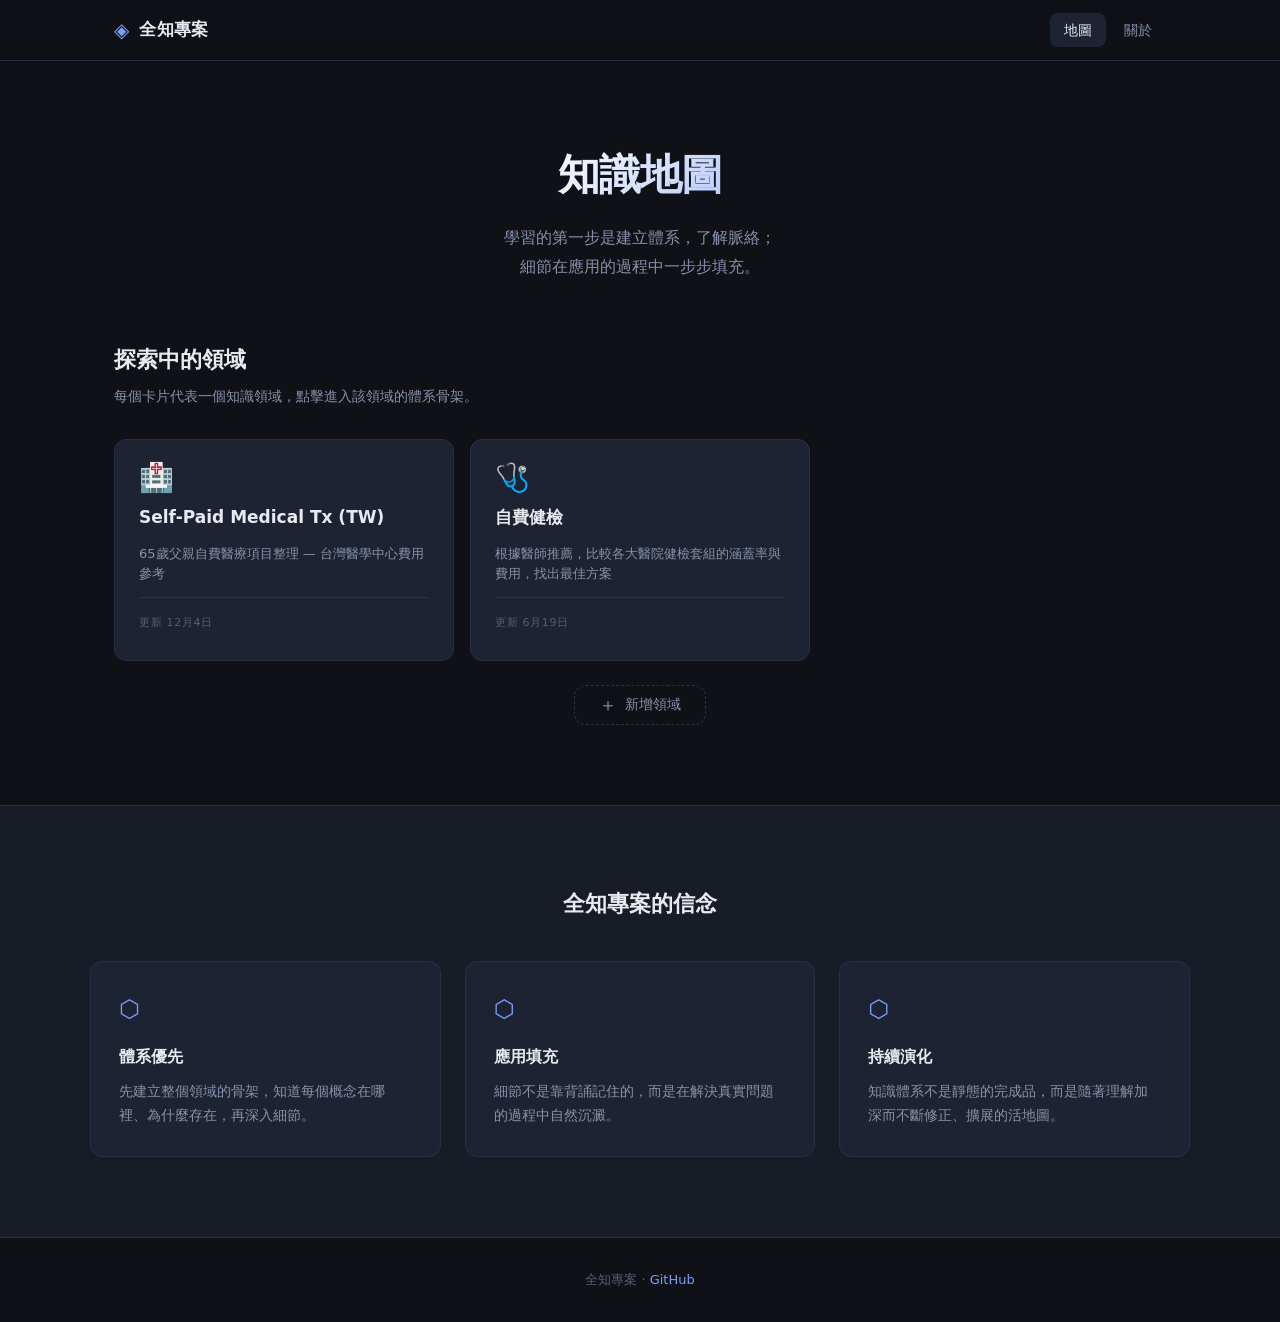
<file: index.html>
<!DOCTYPE html>
<html lang="zh-Hant">
<head>
  <meta charset="UTF-8" />
  <meta name="viewport" content="width=device-width, initial-scale=1.0" />
  <title>全知專案 · Know All</title>
  <link rel="stylesheet" href="css/style.css" />
</head>
<body>

  <header class="site-header">
    <div class="header-inner">
      <div class="logo">
        <span class="logo-icon">◈</span>
        <span class="logo-text">全知專案</span>
      </div>
      <nav class="site-nav">
        <a href="index.html" class="nav-link active">地圖</a>
        <a href="#about" class="nav-link">關於</a>
      </nav>
    </div>
  </header>

  <main>

    <section class="hero">
      <div class="hero-inner">
        <h1 class="hero-title">知識地圖</h1>
        <p class="hero-subtitle">
          學習的第一步是建立體系，了解脈絡；<br />
          細節在應用的過程中一步步填充。
        </p>
      </div>
    </section>

    <section class="domains-section">
      <div class="section-header">
        <h2 class="section-title">探索中的領域</h2>
        <p class="section-desc">每個卡片代表一個知識領域，點擊進入該領域的體系骨架。</p>
      </div>

      <div class="domains-grid" id="domainsGrid">
        <!-- Domain cards are rendered here -->
      </div>

      <div class="add-domain-wrapper">
        <button class="add-domain-btn" id="addDomainBtn" title="新增知識領域">
          <span class="add-icon">＋</span>
          <span>新增領域</span>
        </button>
      </div>
    </section>

    <section class="philosophy-section" id="about">
      <div class="philosophy-inner">
        <h2 class="philosophy-title">全知專案的信念</h2>
        <div class="belief-grid">
          <div class="belief-card">
            <div class="belief-icon">⬡</div>
            <h3>體系優先</h3>
            <p>先建立整個領域的骨架，知道每個概念在哪裡、為什麼存在，再深入細節。</p>
          </div>
          <div class="belief-card">
            <div class="belief-icon">⬡</div>
            <h3>應用填充</h3>
            <p>細節不是靠背誦記住的，而是在解決真實問題的過程中自然沉澱。</p>
          </div>
          <div class="belief-card">
            <div class="belief-icon">⬡</div>
            <h3>持續演化</h3>
            <p>知識體系不是靜態的完成品，而是隨著理解加深而不斷修正、擴展的活地圖。</p>
          </div>
        </div>
      </div>
    </section>

  </main>

  <footer class="site-footer">
    <p>全知專案 · <a href="https://github.com/Risch315815/Know_All" target="_blank">GitHub</a></p>
  </footer>

  <!-- Add Domain Modal -->
  <div class="modal-overlay" id="modalOverlay">
    <div class="modal">
      <div class="modal-header">
        <h3>新增知識領域</h3>
        <button class="modal-close" id="modalClose">✕</button>
      </div>
      <div class="modal-body">
        <label for="domainName">領域名稱</label>
        <input type="text" id="domainName" placeholder="例如：機器學習" />

        <label for="domainDesc">一句話描述</label>
        <input type="text" id="domainDesc" placeholder="例如：讓機器從資料中學習規律" />

        <label for="domainIcon">圖示（單一 emoji 或符號）</label>
        <input type="text" id="domainIcon" placeholder="例如：🤖" maxlength="4" />
      </div>
      <div class="modal-footer">
        <button class="btn-cancel" id="modalCancel">取消</button>
        <button class="btn-confirm" id="modalConfirm">建立</button>
      </div>
    </div>
  </div>

  <script src="js/main.js"></script>
</body>
</html>
</file>
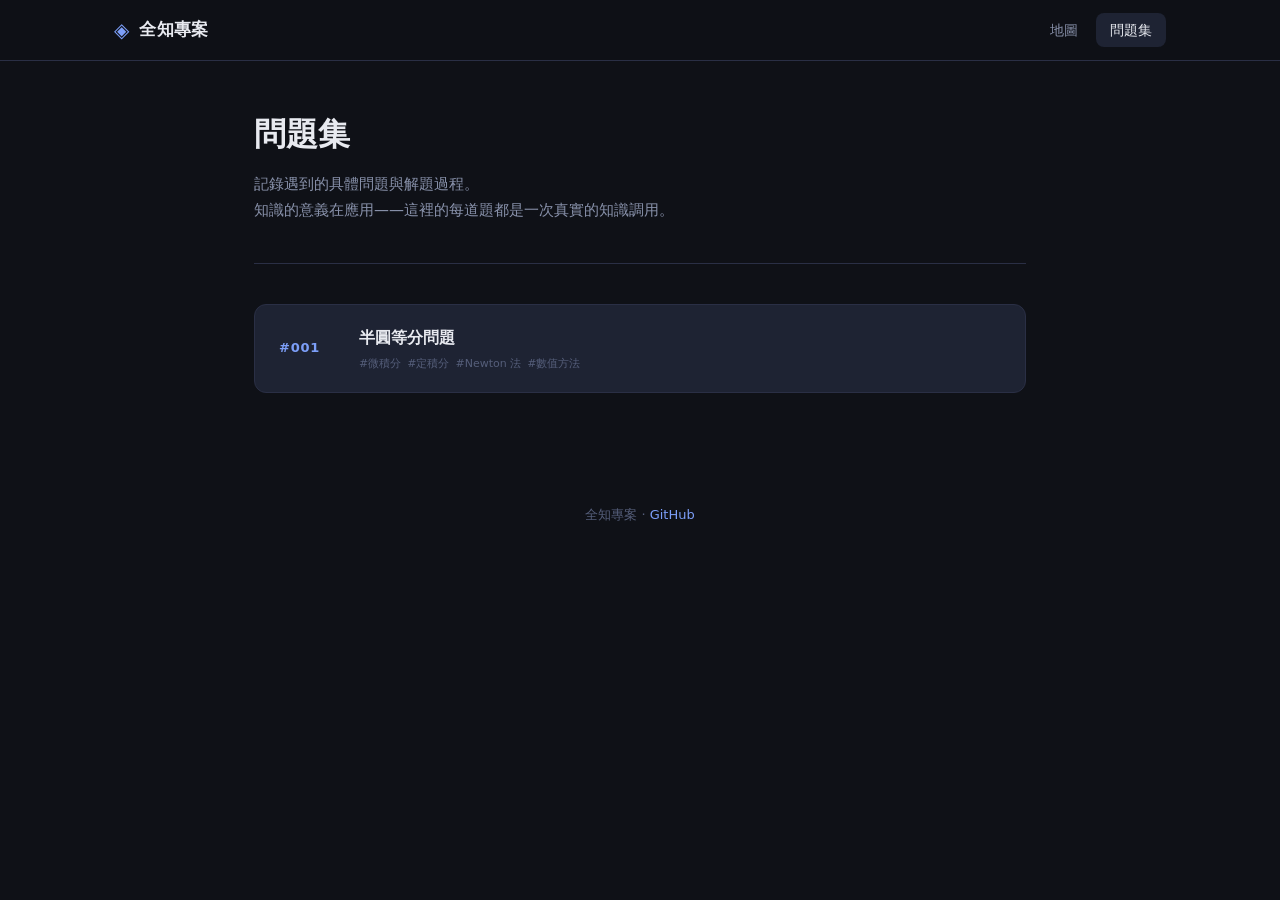
<file: 問題集/index.html>
<!DOCTYPE html>
<html lang="zh-Hant">
<head>
  <meta charset="UTF-8" />
  <meta name="viewport" content="width=device-width, initial-scale=1.0" />
  <title>問題集 · 全知專案</title>
  <link rel="stylesheet" href="../css/style.css" />
  <style>
    .problems-page { max-width: 820px; margin: 0 auto; padding: 0 24px 80px; }
    .page-header { padding: 48px 0 40px; border-bottom: 1px solid var(--border); margin-bottom: 40px; }
    .page-title { font-size: 32px; font-weight: 700; margin-bottom: 12px; }
    .page-desc { color: var(--text-muted); font-size: 15px; line-height: 1.7; }

    .problem-list { display: flex; flex-direction: column; gap: 12px; }

    .problem-item {
      display: grid;
      grid-template-columns: 60px 1fr auto;
      align-items: center;
      gap: 20px;
      padding: 20px 24px;
      background: var(--bg-card);
      border: 1px solid var(--border);
      border-radius: var(--radius);
      text-decoration: none;
      color: inherit;
      transition: var(--transition);
    }
    .problem-item:hover {
      border-color: var(--accent-dim);
      transform: translateX(4px);
      text-decoration: none;
    }

    .problem-num { font-size: 13px; font-weight: 700; color: var(--accent); letter-spacing: 0.06em; }
    .problem-name { font-size: 16px; font-weight: 600; margin-bottom: 4px; }
    .problem-tags-inline { display: flex; gap: 6px; flex-wrap: wrap; }
    .ptag { font-size: 11px; color: var(--text-dim); }
    .ptag::before { content: '#'; }
    .problem-arrow { color: var(--accent); opacity: 0; transition: var(--transition); }
    .problem-item:hover .problem-arrow { opacity: 1; }
  </style>
</head>
<body>

  <header class="site-header">
    <div class="header-inner">
      <div class="logo">
        <a href="../index.html" style="display:flex;align-items:center;gap:10px;color:inherit;text-decoration:none;">
          <span class="logo-icon">◈</span>
          <span class="logo-text">全知專案</span>
        </a>
      </div>
      <nav class="site-nav">
        <a href="../index.html" class="nav-link">地圖</a>
        <a href="index.html" class="nav-link active">問題集</a>
      </nav>
    </div>
  </header>

  <main class="problems-page">
    <div class="page-header">
      <h1 class="page-title">問題集</h1>
      <p class="page-desc">
        記錄遇到的具體問題與解題過程。<br />
        知識的意義在應用——這裡的每道題都是一次真實的知識調用。
      </p>
    </div>

    <div class="problem-list">
      <a href="001-半圓等分.html" class="problem-item">
        <div class="problem-num">#001</div>
        <div>
          <div class="problem-name">半圓等分問題</div>
          <div class="problem-tags-inline">
            <span class="ptag">微積分</span>
            <span class="ptag">定積分</span>
            <span class="ptag">Newton 法</span>
            <span class="ptag">數值方法</span>
          </div>
        </div>
        <span class="problem-arrow">→</span>
      </a>
    </div>
  </main>

  <footer class="site-footer">
    <p>全知專案 · <a href="https://github.com/Risch315815/Know_All" target="_blank">GitHub</a></p>
  </footer>

</body>
</html>
</file>
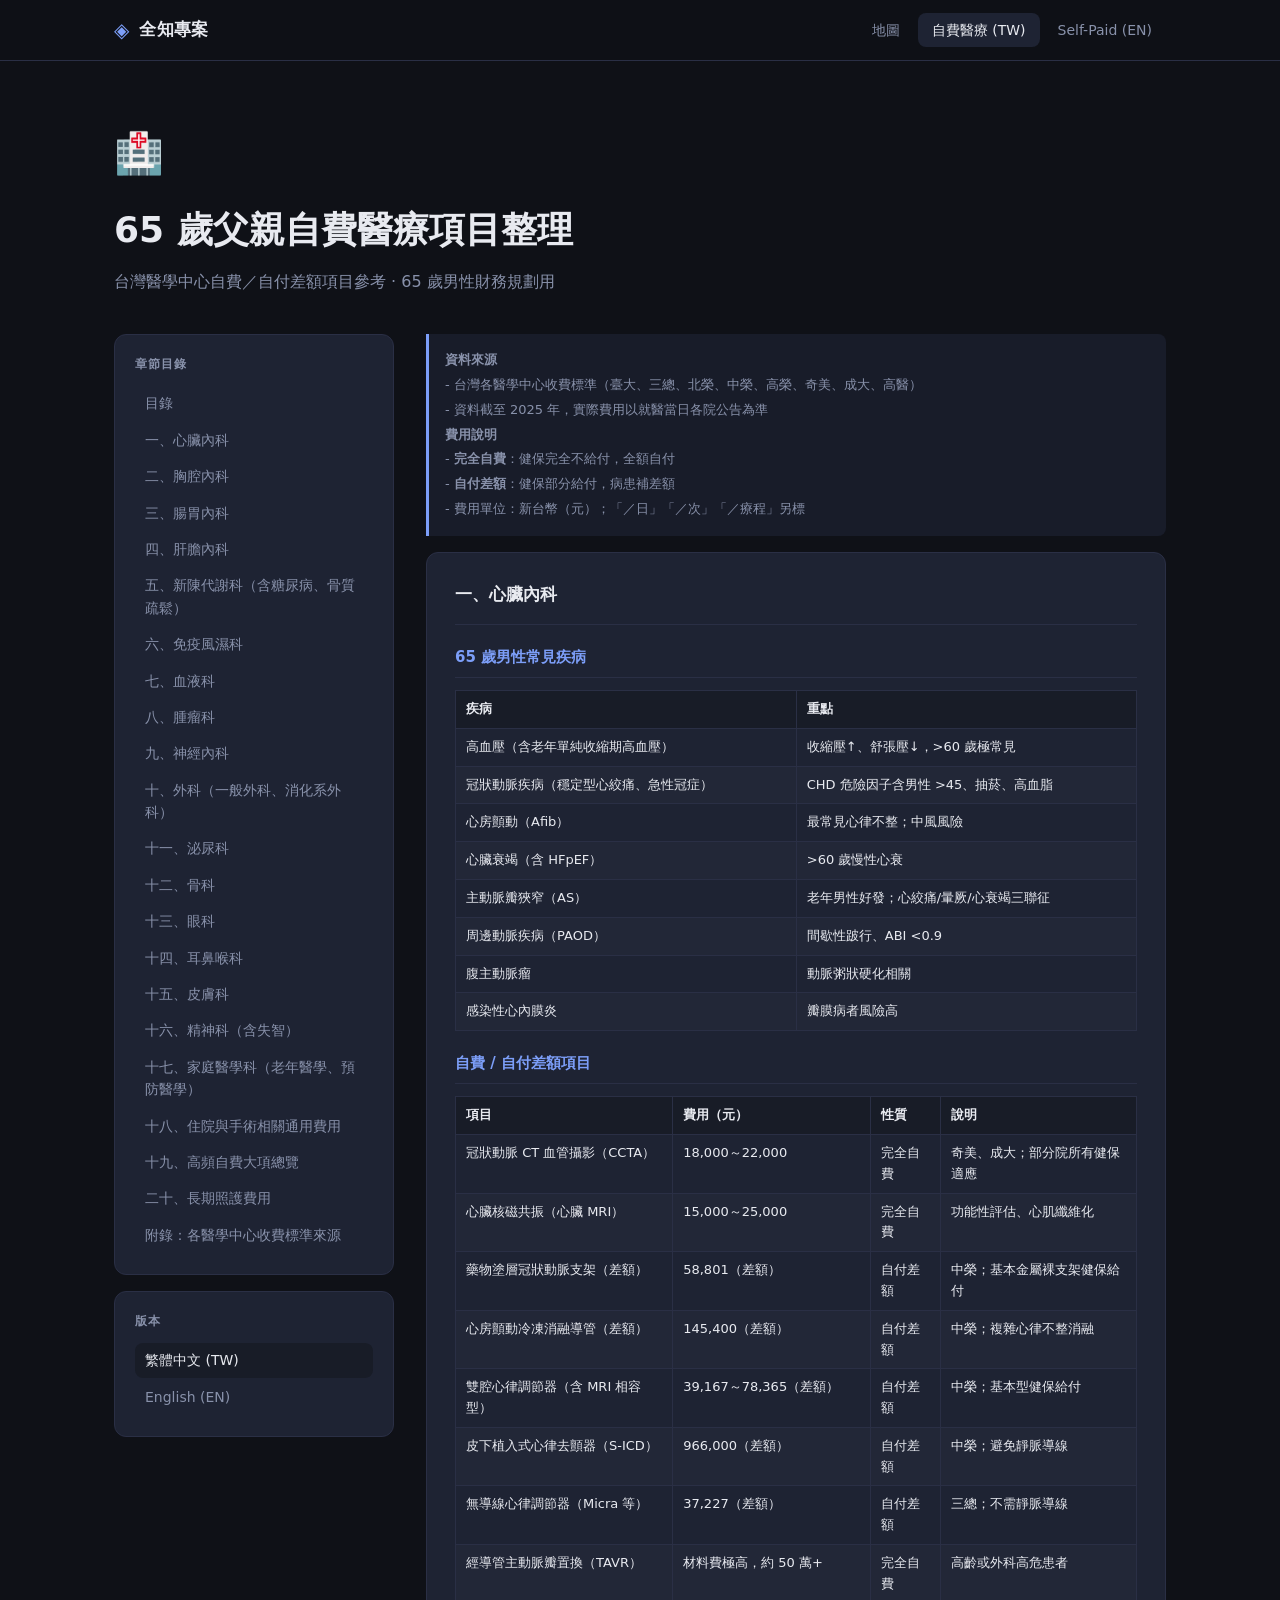
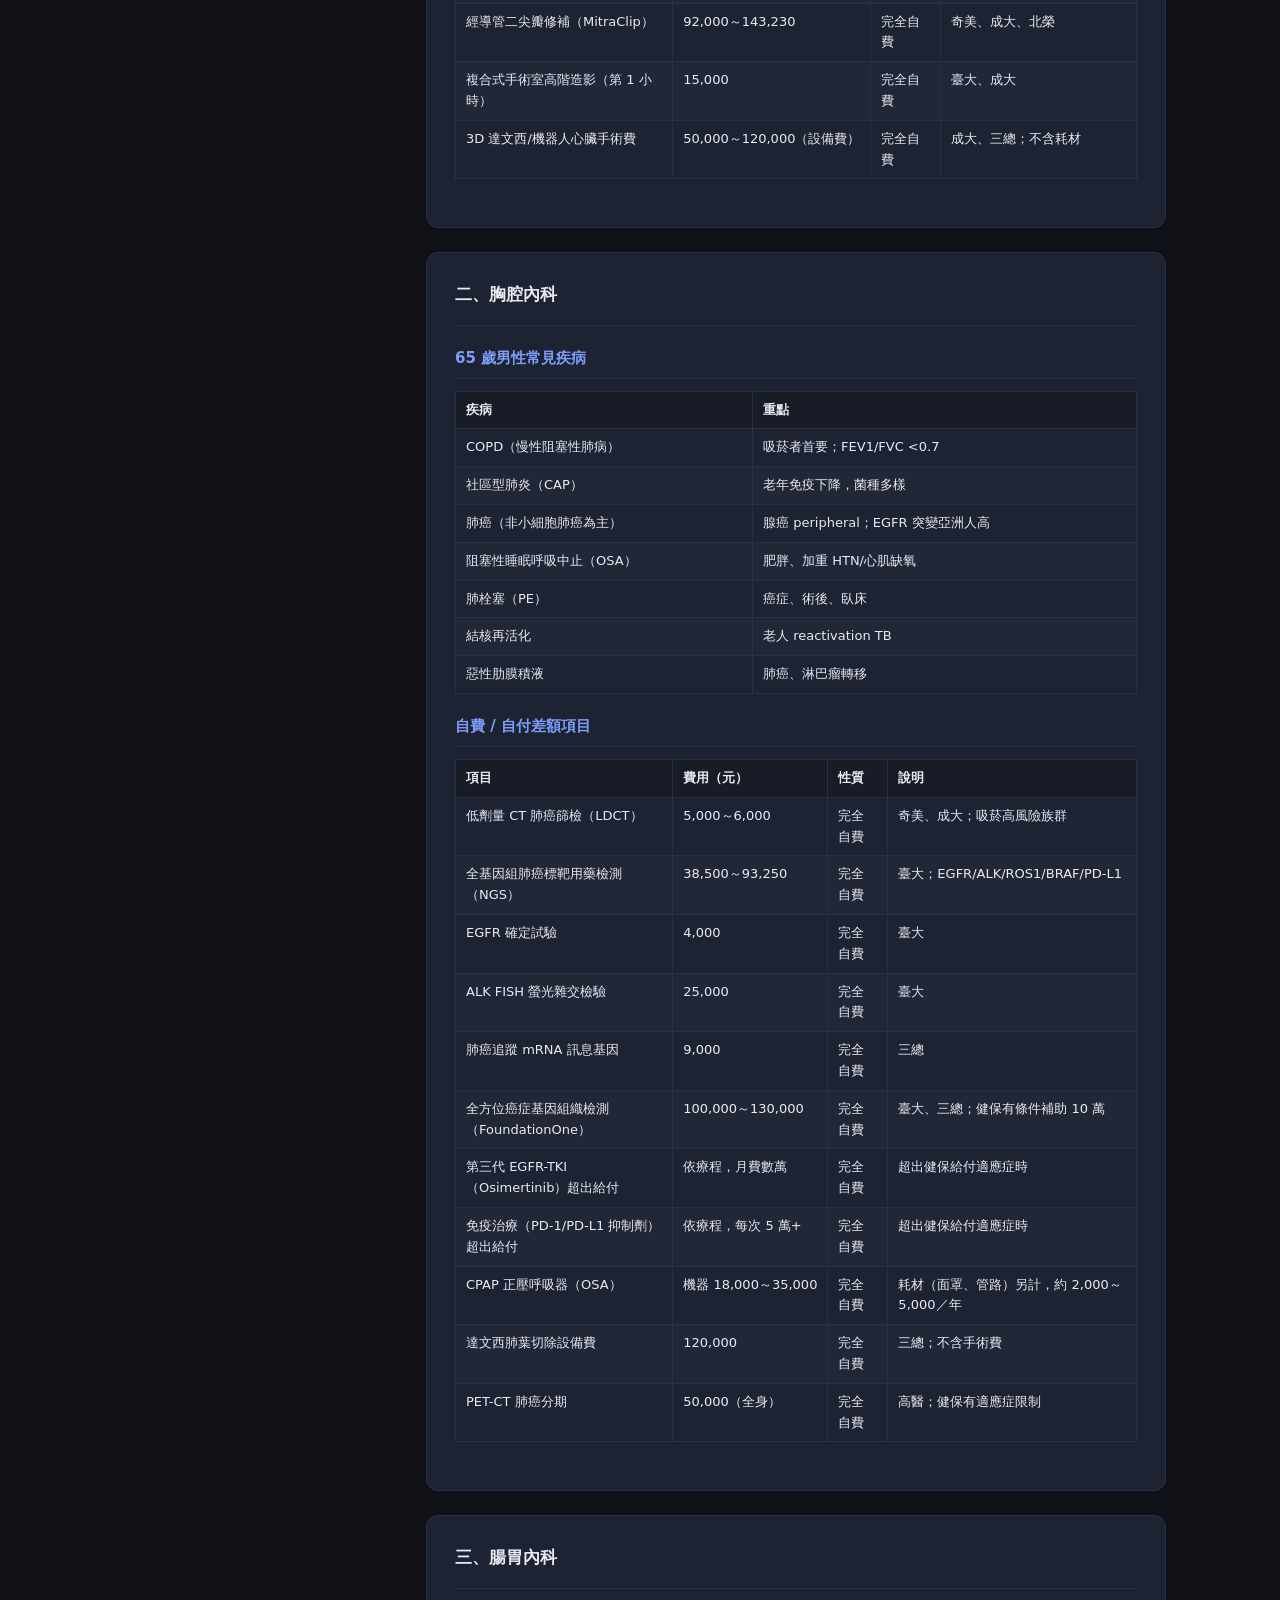
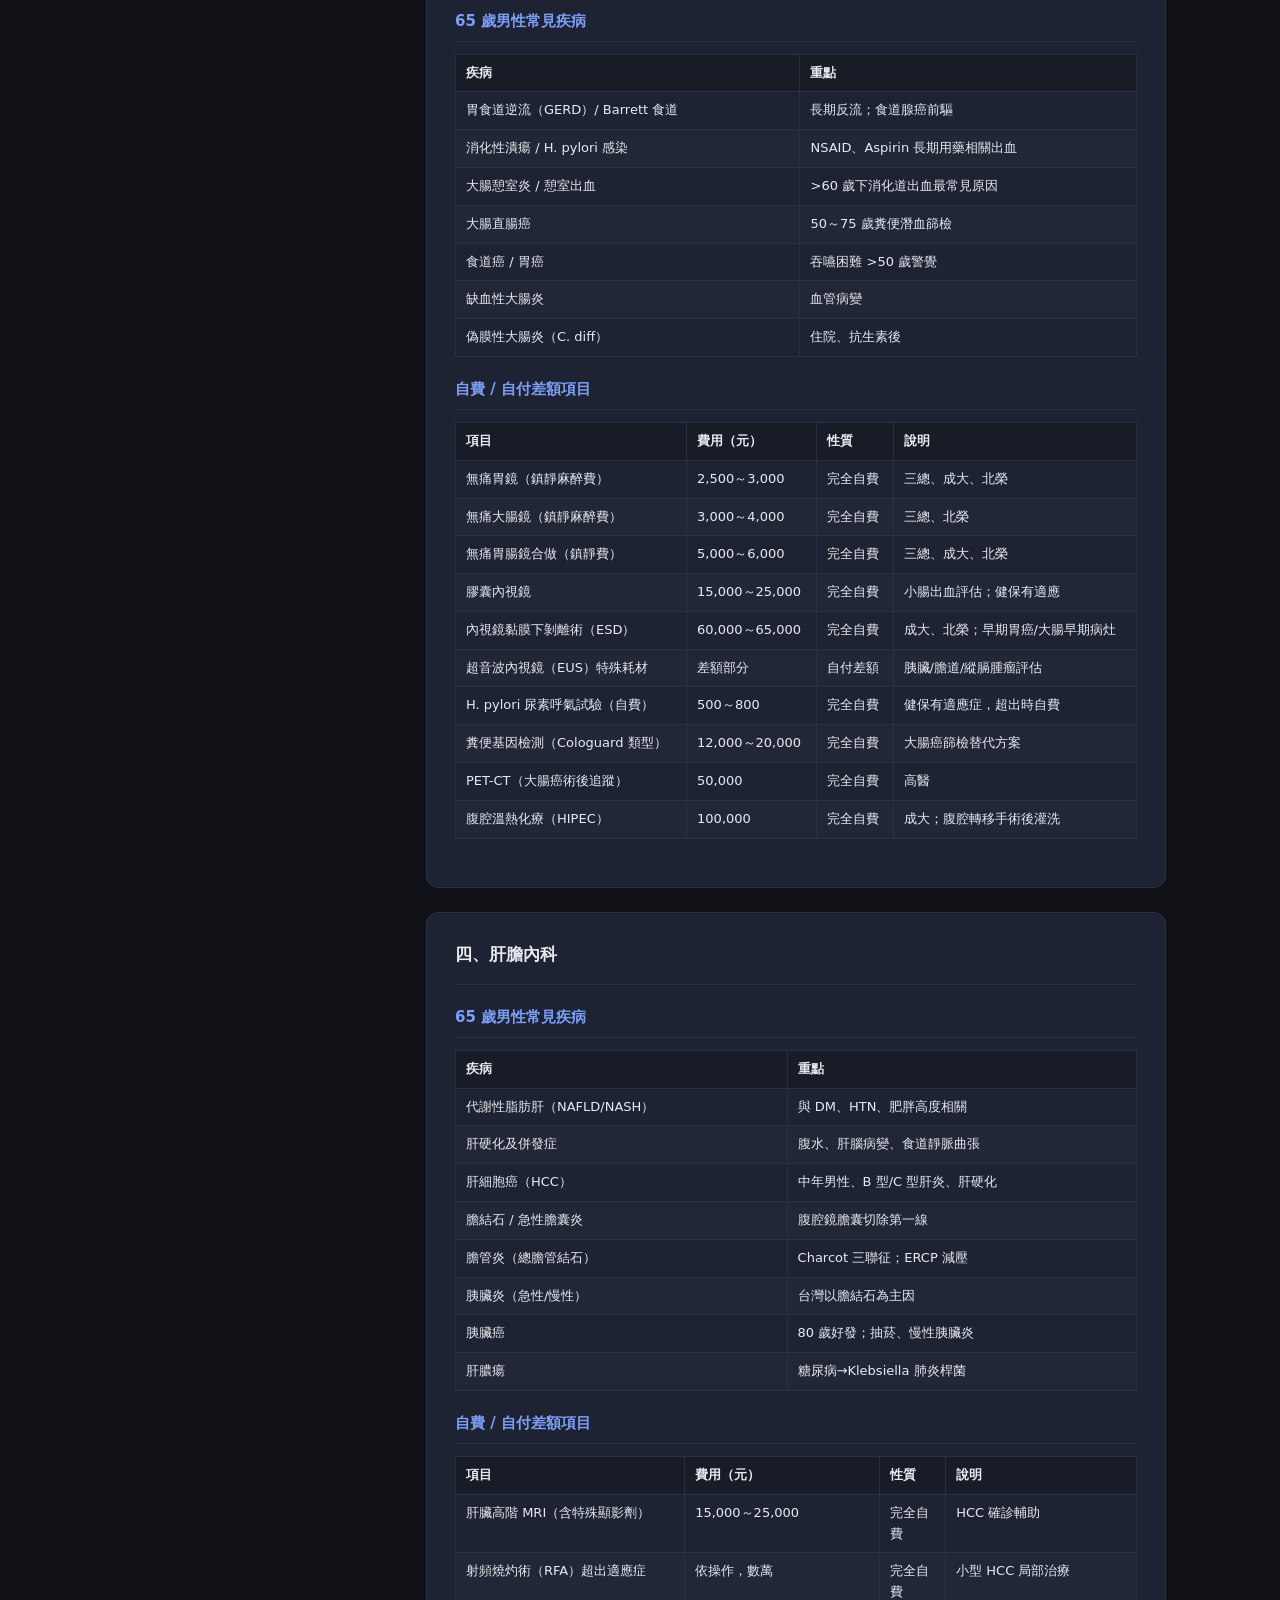
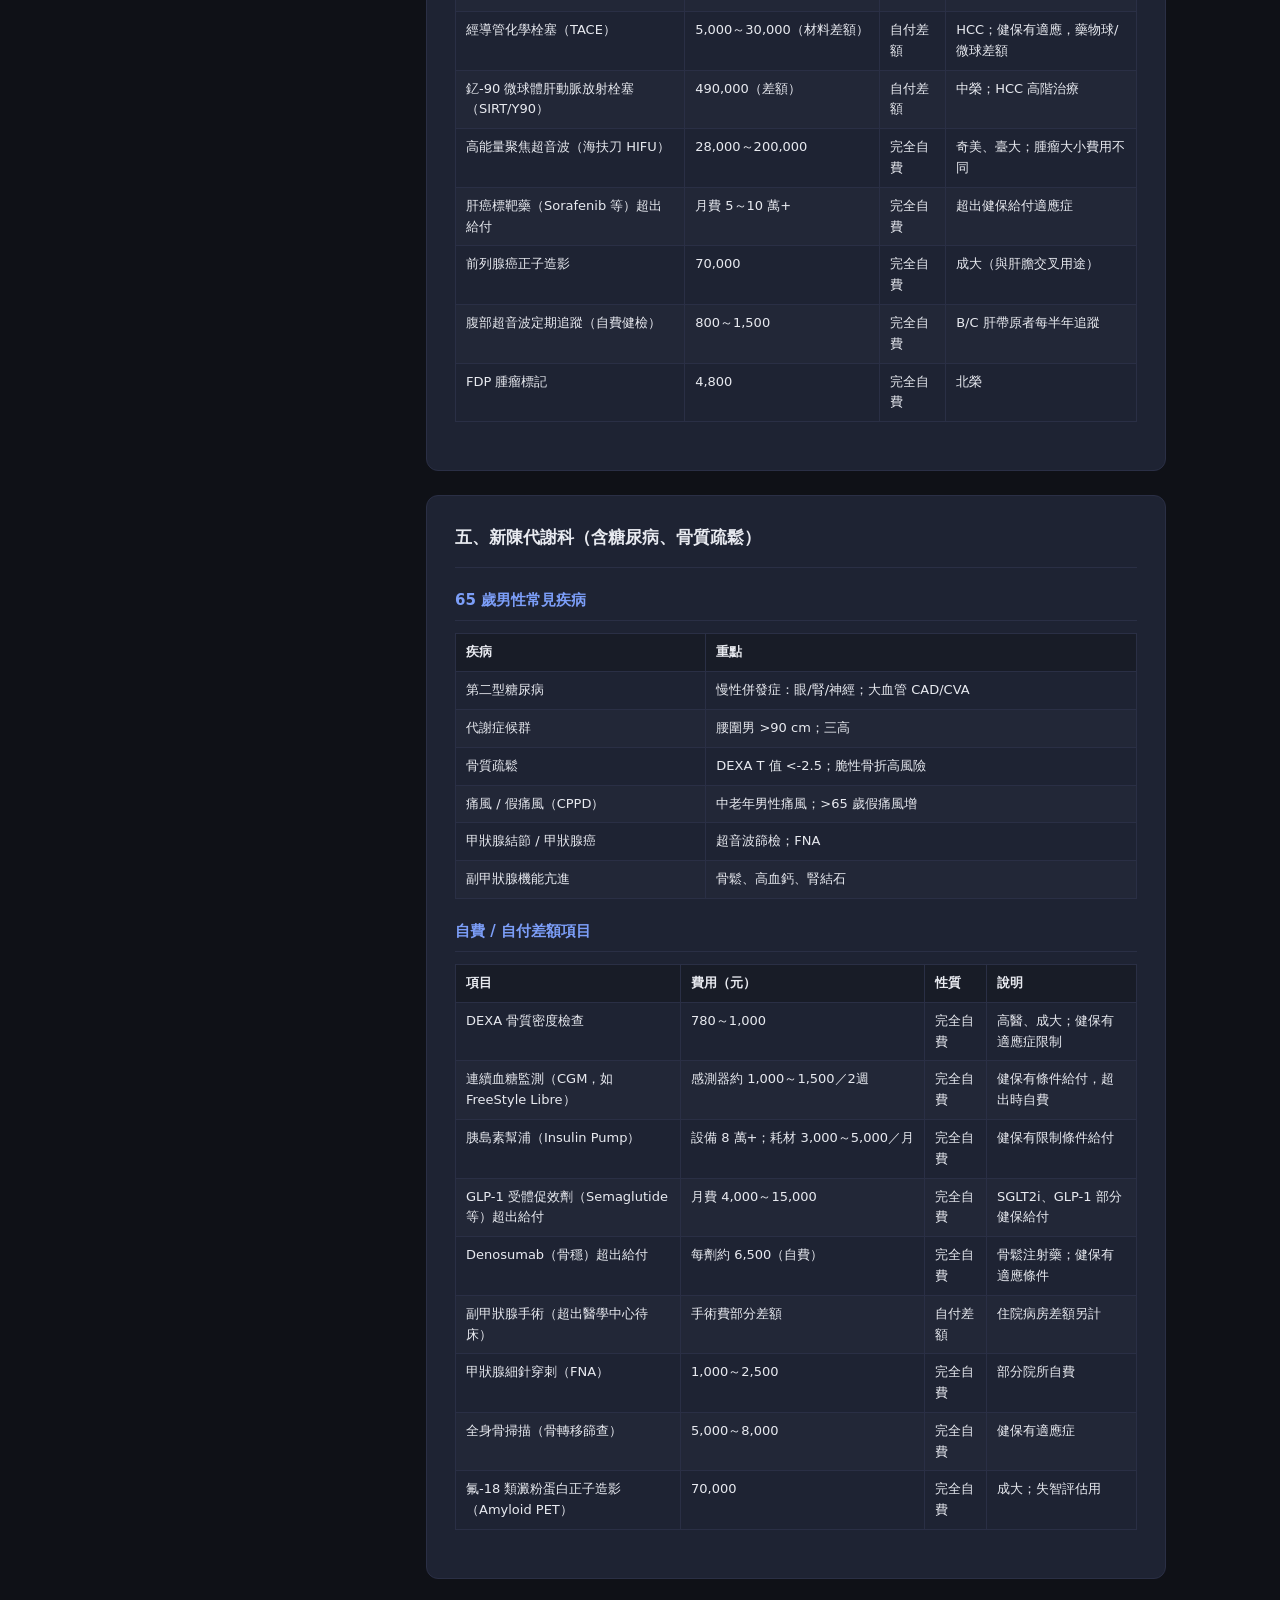
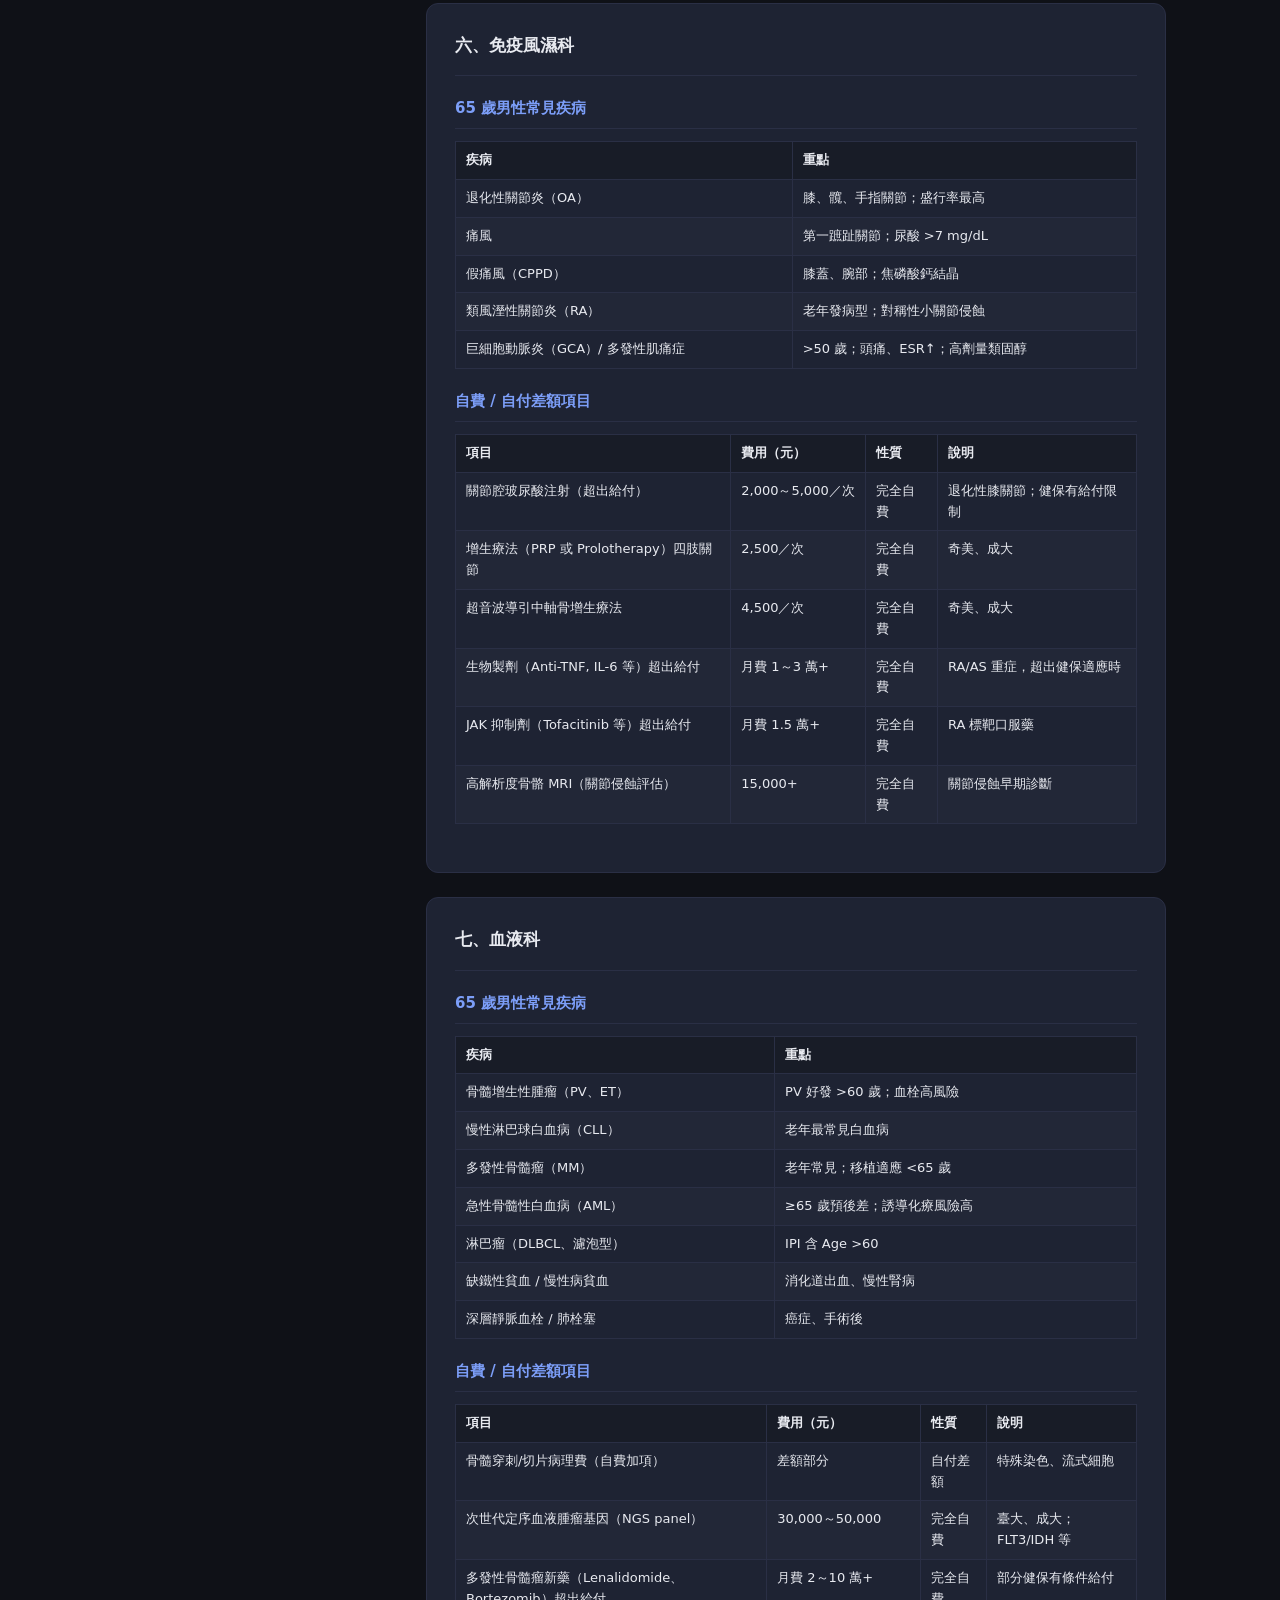
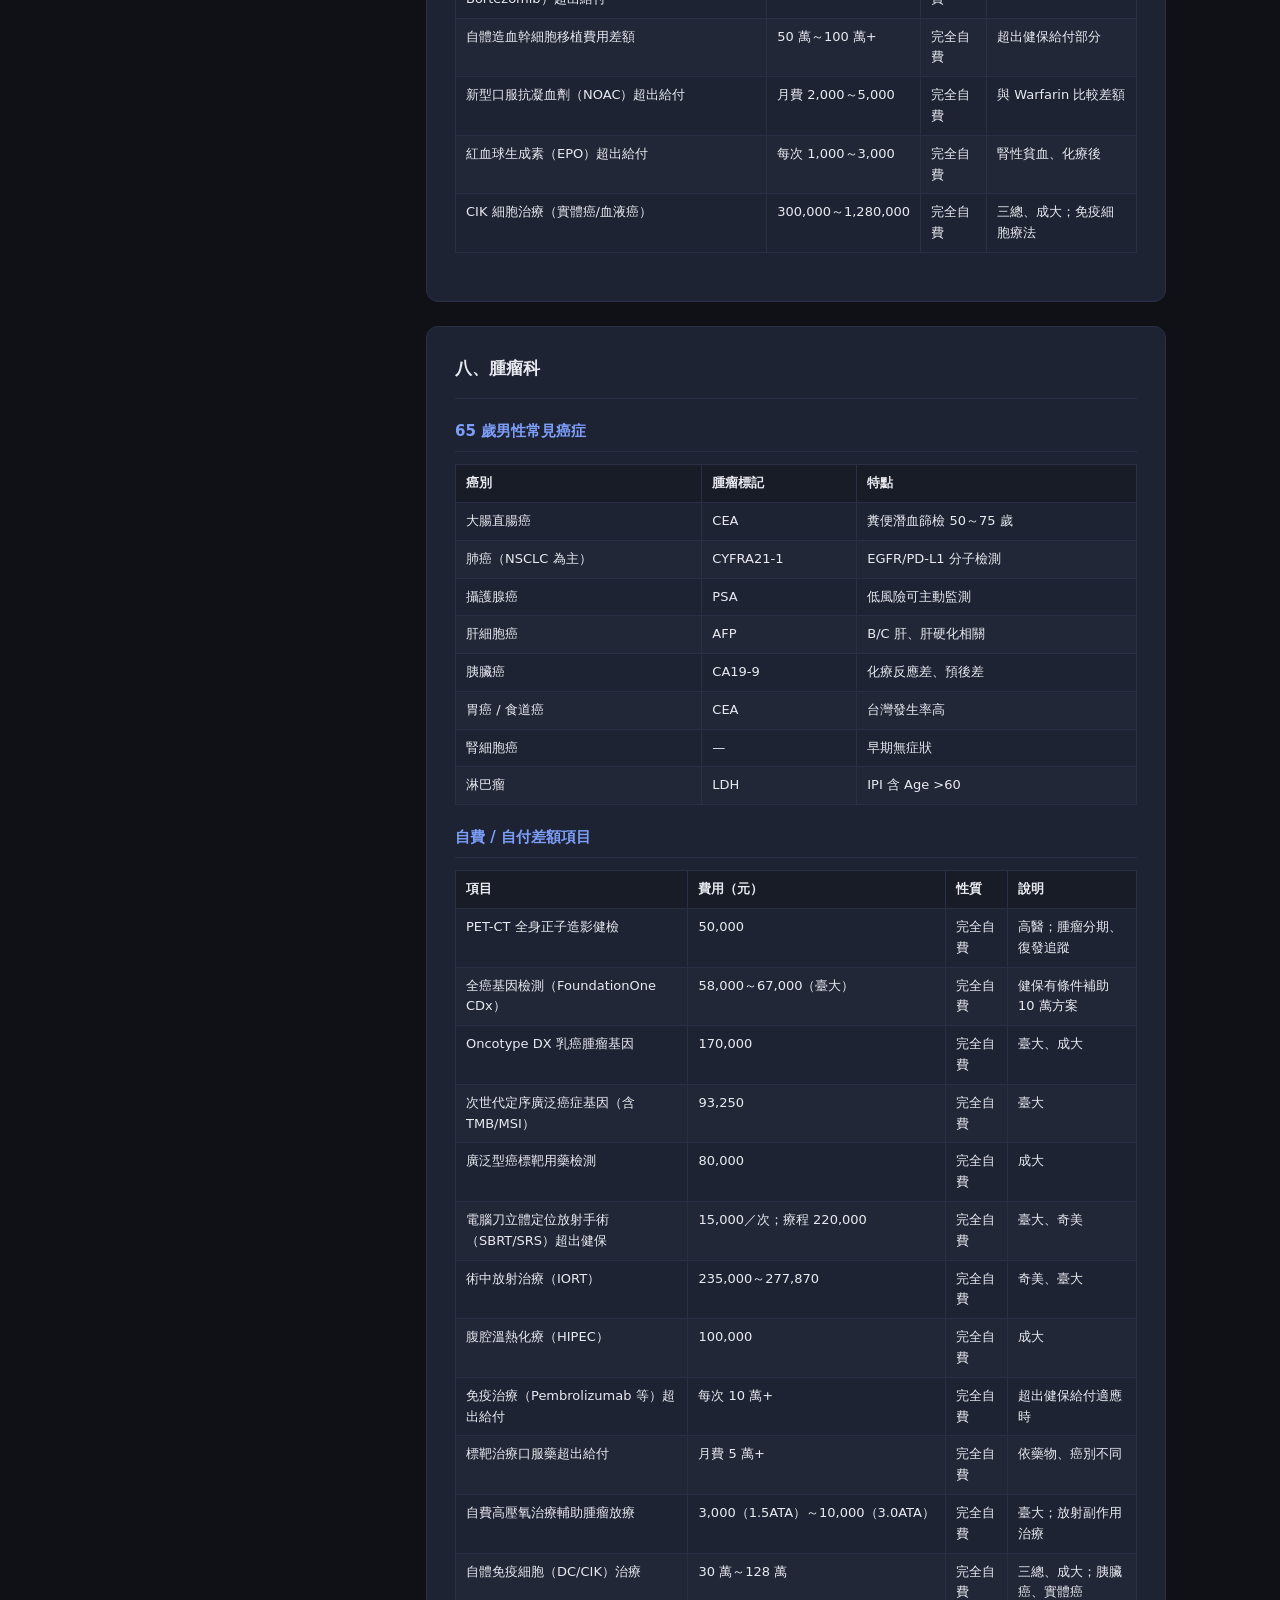
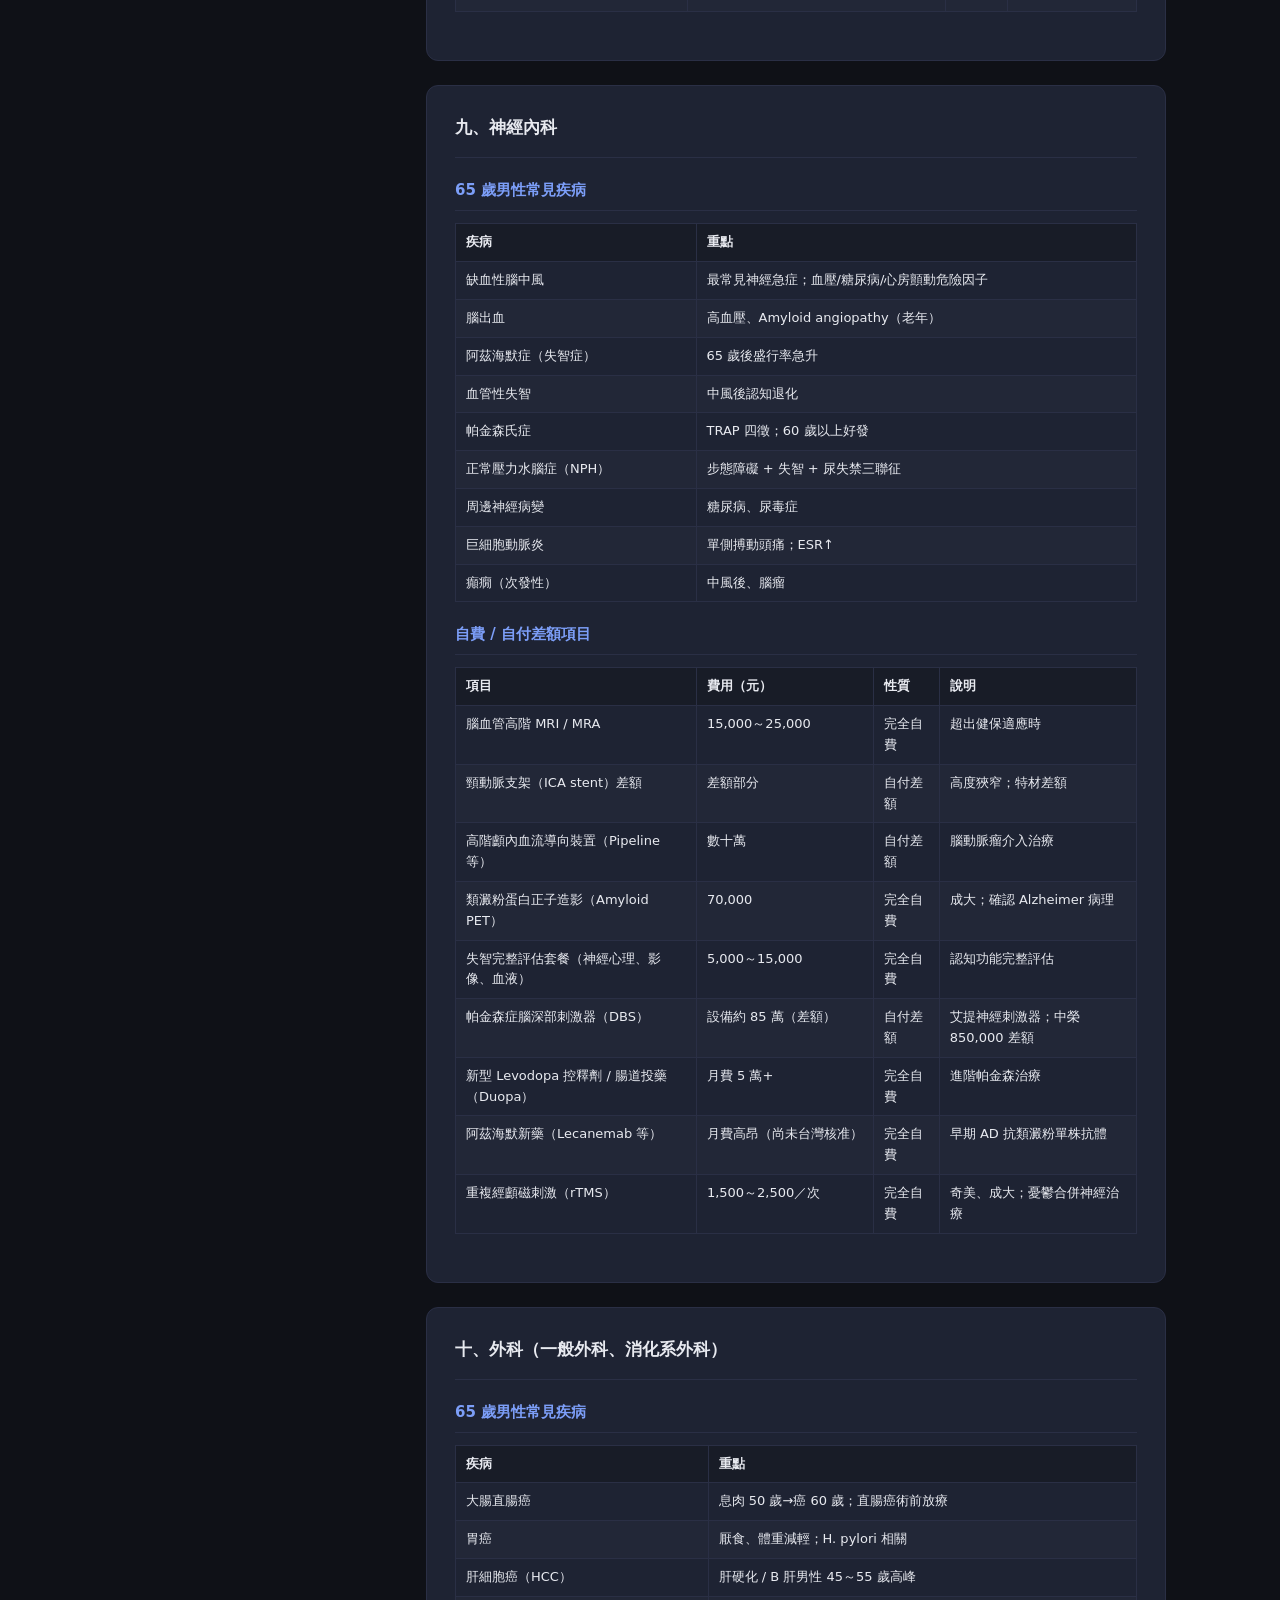
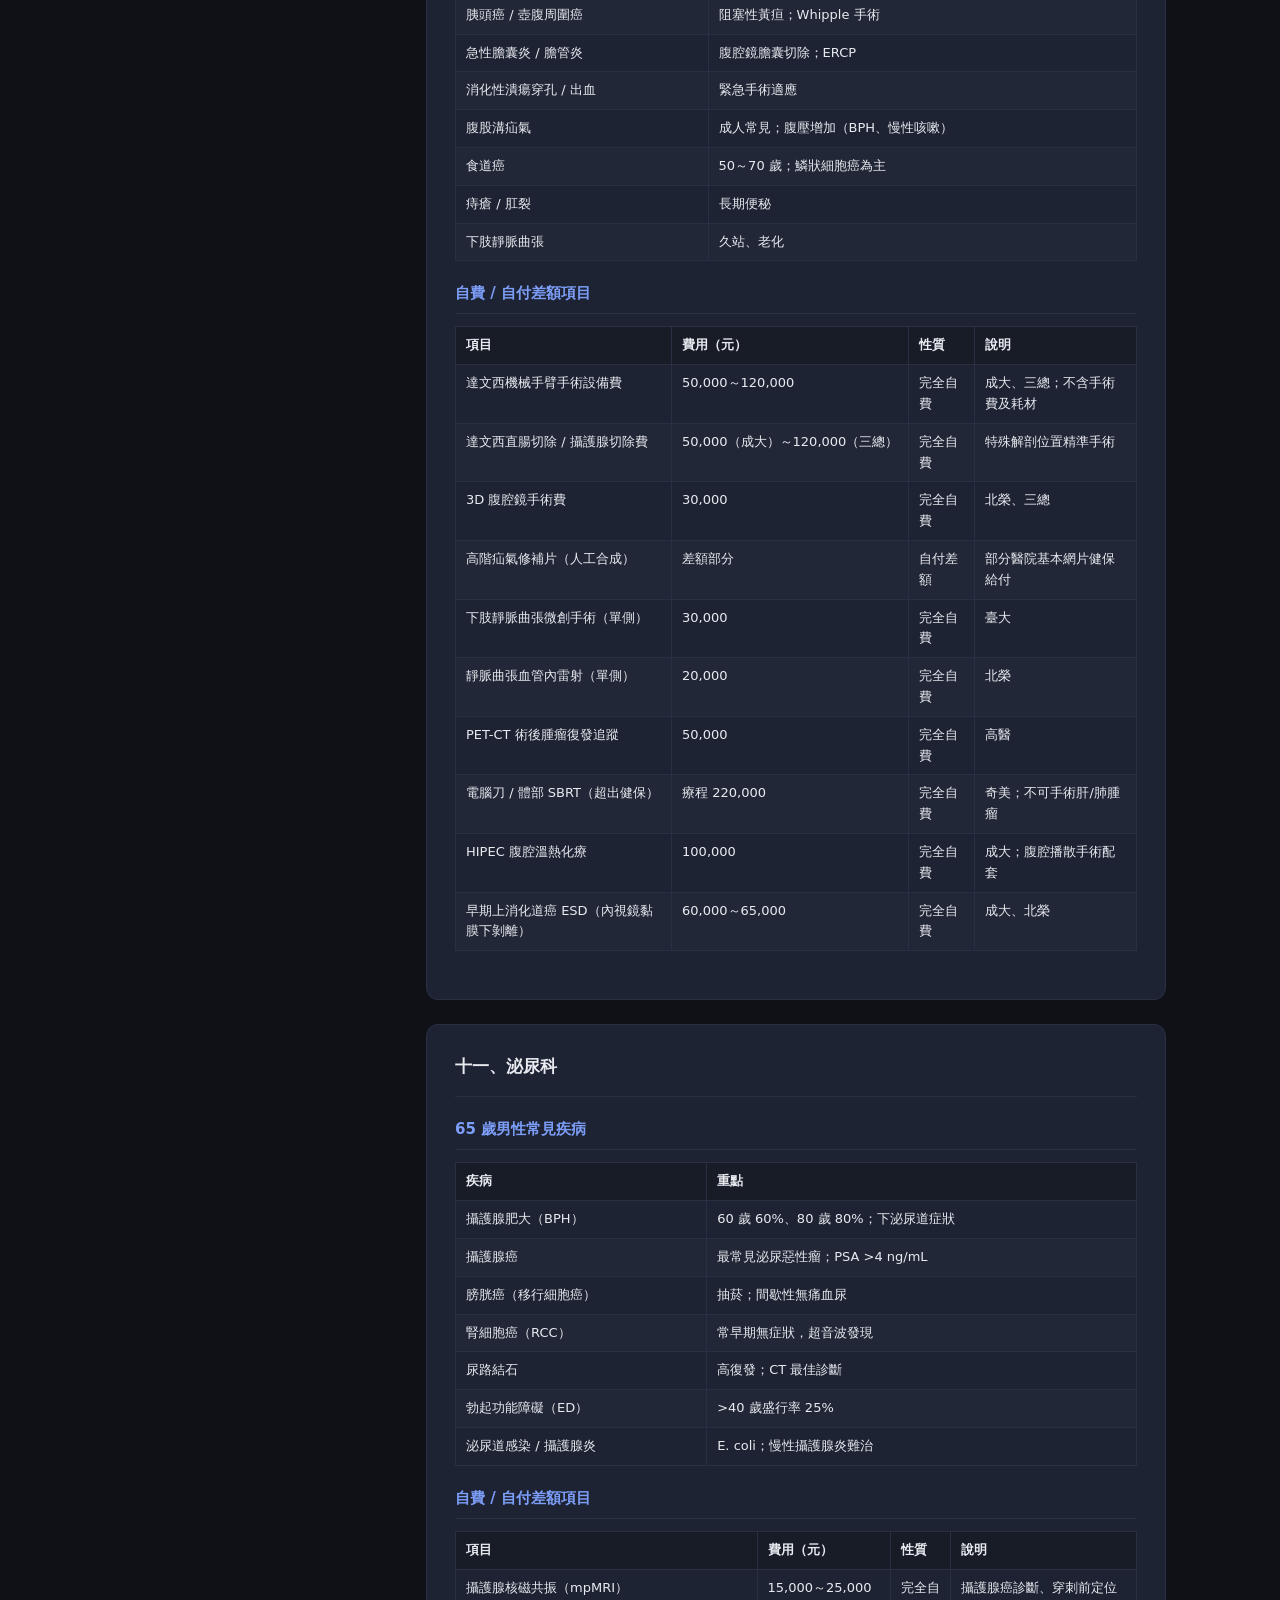
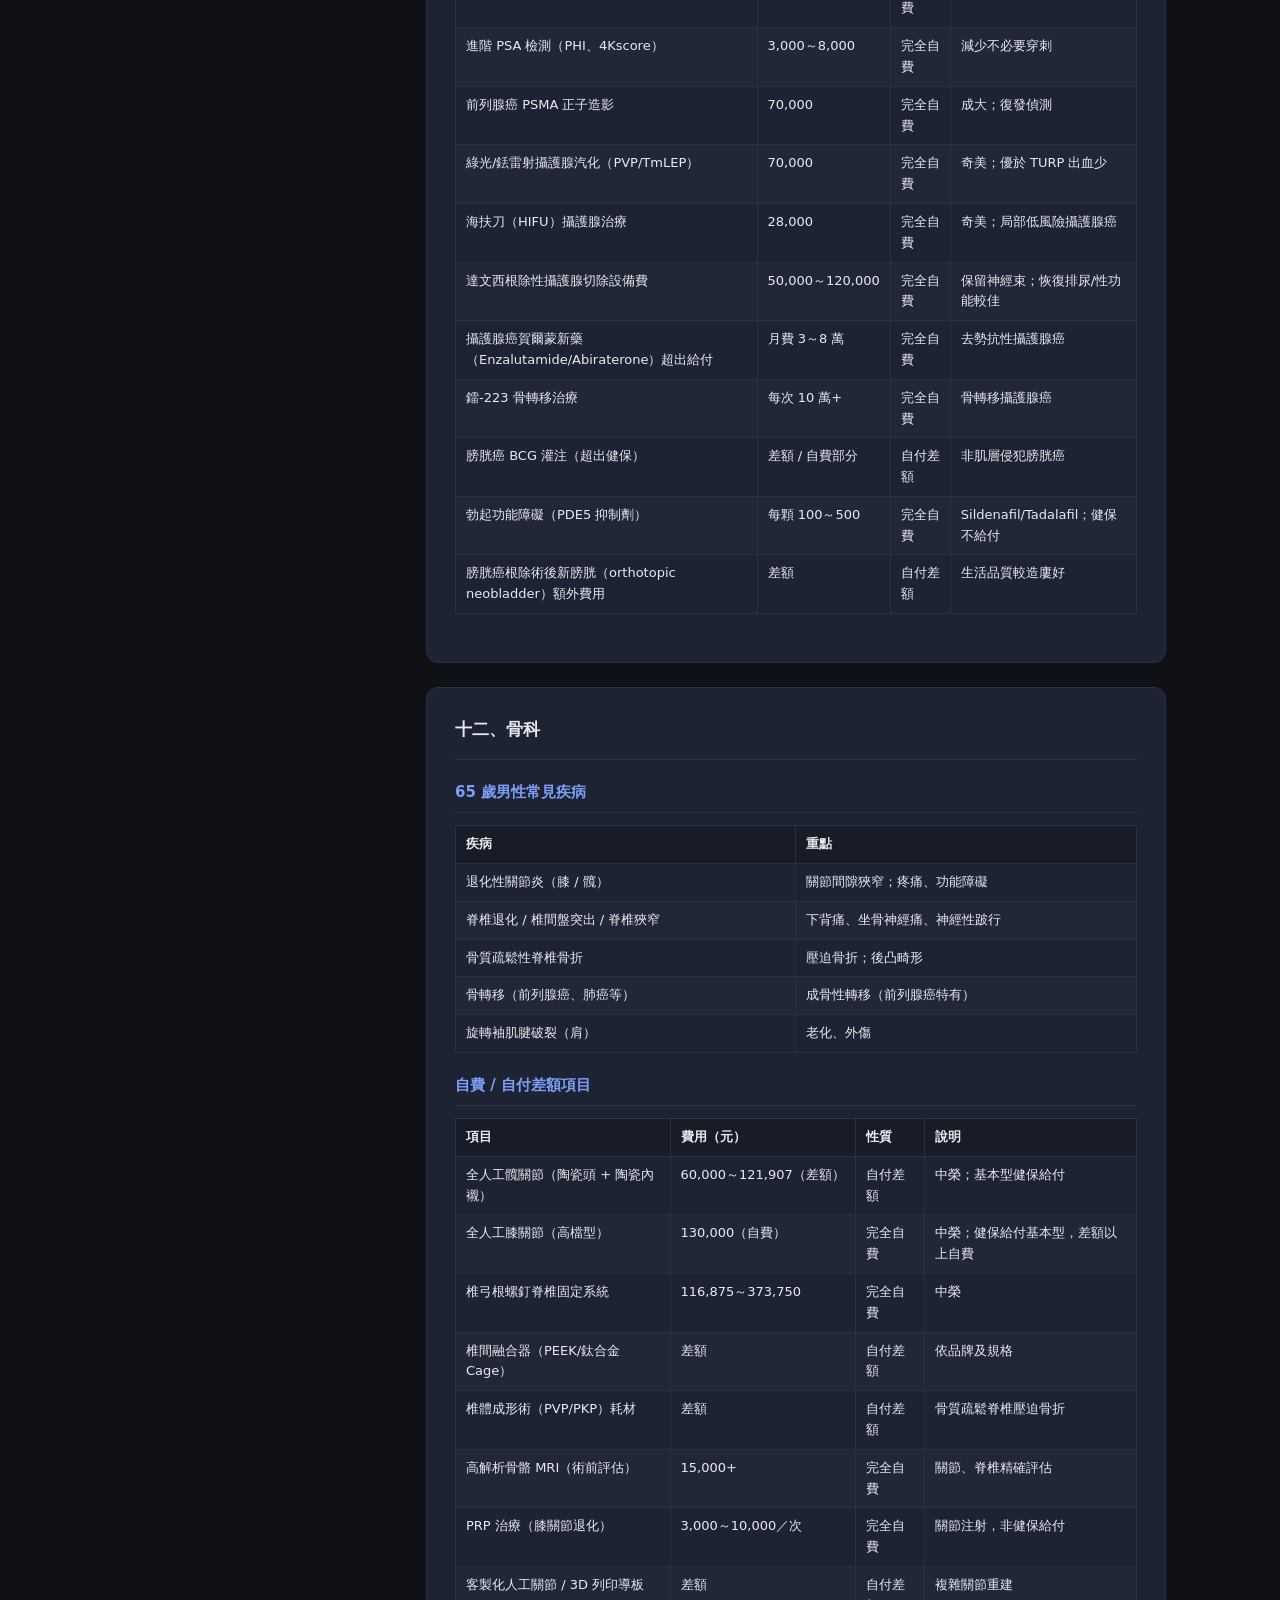
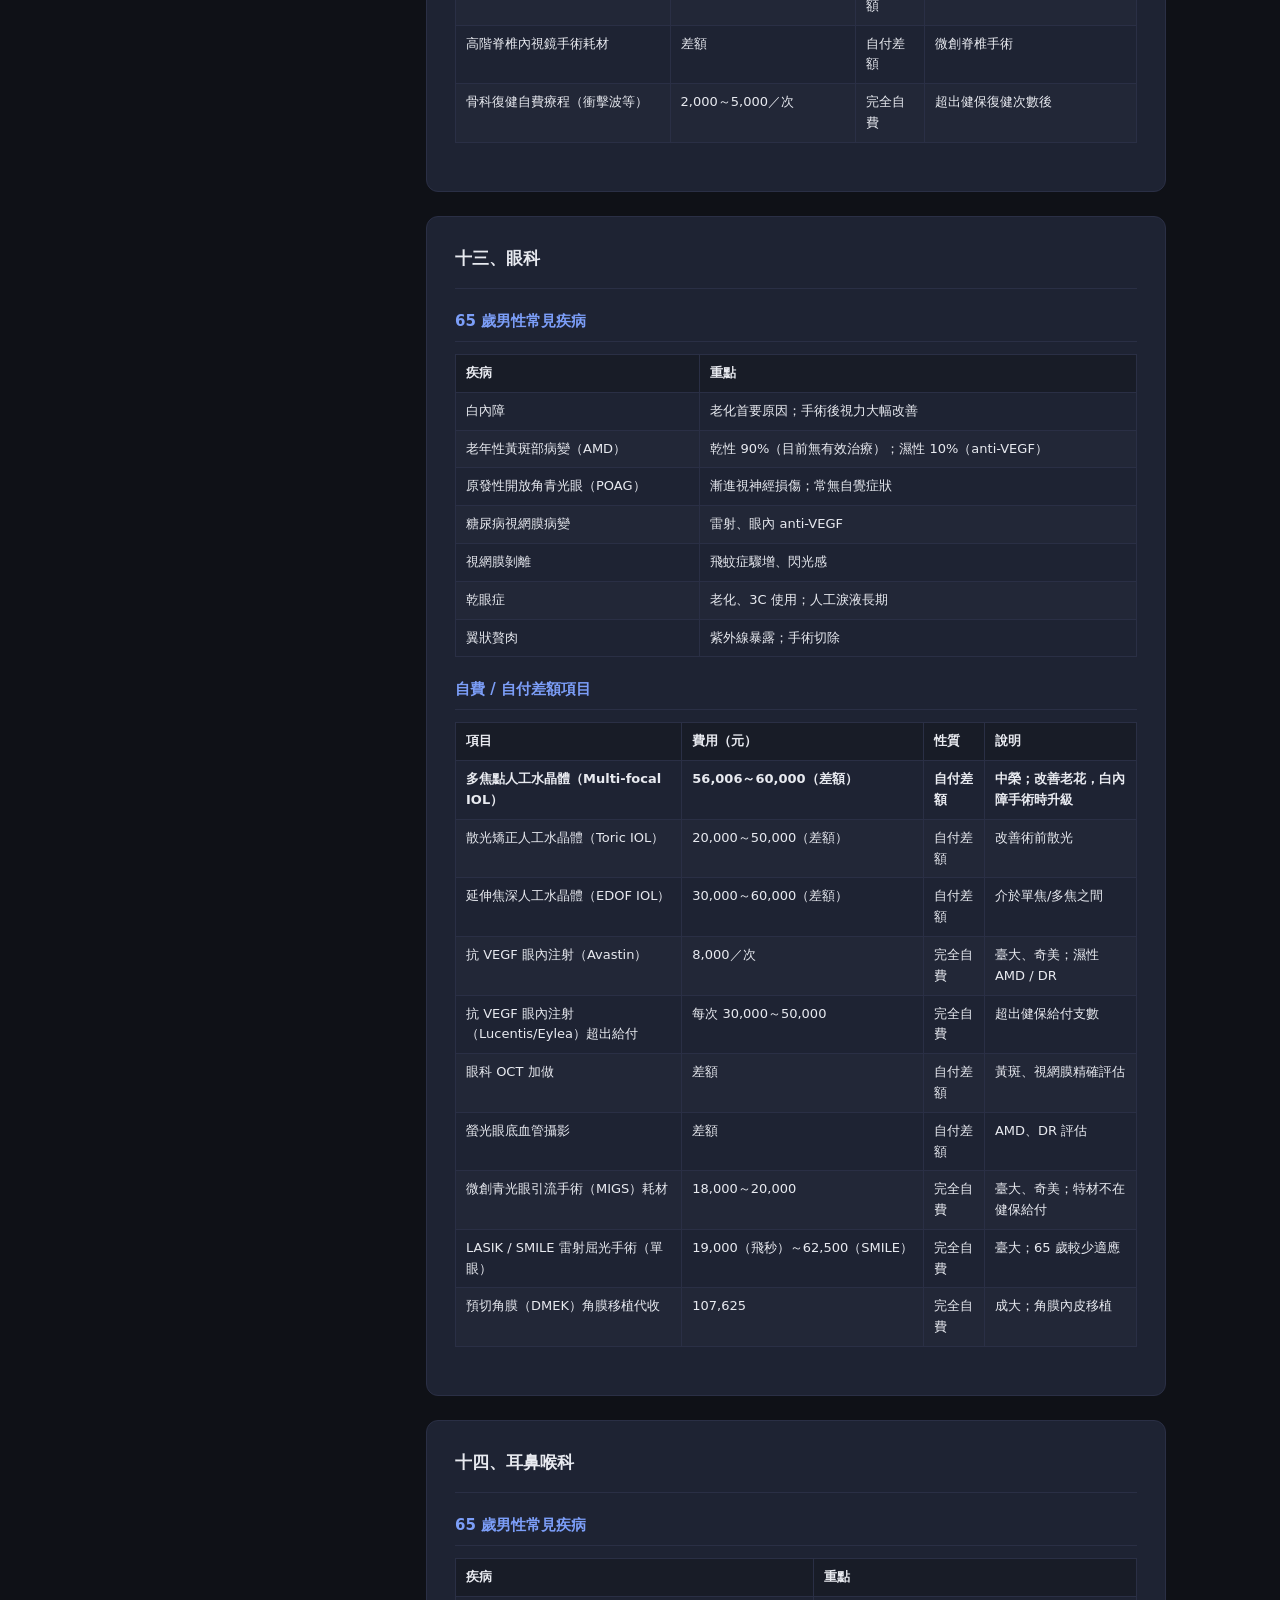
<file: domains/Self-Paid Medical Tx_TW/index.html>
<!DOCTYPE html>
<html lang="zh-Hant">
<head>
  <meta charset="UTF-8" />
  <meta name="viewport" content="width=device-width, initial-scale=1.0" />
  <title>65 歲父親自費醫療項目整理 · 全知專案</title>
  <link rel="stylesheet" href="../../css/style.css" />
  <style>
    .sub-title {
      font-size: 15px; font-weight: 600; color: var(--accent);
      margin: 20px 0 12px; padding-bottom: 8px;
      border-bottom: 1px solid var(--border);
    }
    .note {
      background: rgba(124, 158, 248, 0.08);
      border-left: 3px solid var(--accent);
      padding: 12px 16px; margin-bottom: 16px;
      border-radius: 0 var(--radius-sm) var(--radius-sm) 0;
      font-size: 13px; color: var(--text-muted);
    }
    .note p { margin: 4px 0; }
    .table-wrap { overflow-x: auto; margin: 12px 0 20px; }
    .med-table {
      width: 100%; border-collapse: collapse; font-size: 13px;
    }
    .med-table th, .med-table td {
      border: 1px solid var(--border); padding: 8px 10px;
      text-align: left; vertical-align: top;
    }
    .med-table th {
      background: var(--bg-surface); font-weight: 600;
      white-space: nowrap; color: var(--text);
    }
    .med-table tr:nth-child(even) td { background: rgba(255,255,255,0.02); }
    .med-table td:nth-child(2) { white-space: nowrap; font-variant-numeric: tabular-nums; }
    .page-footer-note {
      font-size: 12px; color: var(--text-dim); margin-top: 24px;
      padding-top: 16px; border-top: 1px solid var(--border);
    }
  </style>
</head>
<body>

  <header class="site-header">
    <div class="header-inner">
      <div class="logo">
        <a href="../../index.html" style="display:flex;align-items:center;gap:10px;color:inherit;text-decoration:none;">
          <span class="logo-icon">◈</span>
          <span class="logo-text">全知專案</span>
        </a>
      </div>
      <nav class="site-nav">
        <a href="../../index.html" class="nav-link">地圖</a>
        <a href="index.html" class="nav-link active">自費醫療 (TW)</a>
        <a href="en.html" class="nav-link">Self-Paid (EN)</a>
      </nav>
    </div>
  </header>

  <main>
    <div class="domain-page-header">
      <span class="domain-page-icon">🏥</span>
      <h1 class="domain-page-title">65 歲父親自費醫療項目整理</h1>
      <p class="domain-page-desc">台灣醫學中心自費／自付差額項目參考 · 65 歲男性財務規劃用</p>
    </div>

    <div class="domain-content">
      <aside class="domain-sidebar">
        <div class="sidebar-section">
          <div class="sidebar-title">章節目錄</div>
          <a href="#目錄" class="sidebar-link">目錄</a>
<a href="#心臟內科" class="sidebar-link">一、心臟內科</a>
<a href="#胸腔內科" class="sidebar-link">二、胸腔內科</a>
<a href="#腸胃內科" class="sidebar-link">三、腸胃內科</a>
<a href="#肝膽內科" class="sidebar-link">四、肝膽內科</a>
<a href="#新陳代謝科含糖尿病骨質疏鬆" class="sidebar-link">五、新陳代謝科（含糖尿病、骨質疏鬆）</a>
<a href="#免疫風濕科" class="sidebar-link">六、免疫風濕科</a>
<a href="#血液科" class="sidebar-link">七、血液科</a>
<a href="#腫瘤科" class="sidebar-link">八、腫瘤科</a>
<a href="#神經內科" class="sidebar-link">九、神經內科</a>
<a href="#外科一般外科消化系外科" class="sidebar-link">十、外科（一般外科、消化系外科）</a>
<a href="#泌尿科" class="sidebar-link">十一、泌尿科</a>
<a href="#骨科" class="sidebar-link">十二、骨科</a>
<a href="#眼科" class="sidebar-link">十三、眼科</a>
<a href="#耳鼻喉科" class="sidebar-link">十四、耳鼻喉科</a>
<a href="#皮膚科" class="sidebar-link">十五、皮膚科</a>
<a href="#精神科含失智" class="sidebar-link">十六、精神科（含失智）</a>
<a href="#家庭醫學科老年醫學預防醫學" class="sidebar-link">十七、家庭醫學科（老年醫學、預防醫學）</a>
<a href="#住院與手術相關通用費用" class="sidebar-link">十八、住院與手術相關通用費用</a>
<a href="#高頻自費大項總覽" class="sidebar-link">十九、高頻自費大項總覽</a>
<a href="#長期照護費用" class="sidebar-link">二十、長期照護費用</a>
<a href="#附錄-各醫學中心收費標準來源" class="sidebar-link">附錄：各醫學中心收費標準來源</a>
        </div>
        <div class="sidebar-section">
          <div class="sidebar-title">版本</div>
          <a href="index.html" class="sidebar-link active">繁體中文 (TW)</a>
          <a href="en.html" class="sidebar-link">English (EN)</a>
        </div>
      </aside>

      <div class="domain-main-content">
        <blockquote class="note">
<p><strong>資料來源</strong></p>
<p>- 台灣各醫學中心收費標準（臺大、三總、北榮、中榮、高榮、奇美、成大、高醫）</p>
<p>- 資料截至 2025 年，實際費用以就醫當日各院公告為準</p>
<p><strong>費用說明</strong></p>
<p>- <strong>完全自費</strong>：健保完全不給付，全額自付</p>
<p>- <strong>自付差額</strong>：健保部分給付，病患補差額</p>
<p>- 費用單位：新台幣（元）；「／日」「／次」「／療程」另標</p>
</blockquote>
</section>

<section class="map-section" id="心臟內科">
<h2 class="map-title">一、心臟內科</h2>
<h3 class="sub-title">65 歲男性常見疾病</h3>
<div class="table-wrap"><table class="med-table"><thead><tr><th>疾病</th><th>重點</th></tr></thead><tbody><tr><td>高血壓（含老年單純收縮期高血壓）</td><td>收縮壓↑、舒張壓↓，&gt;60 歲極常見</td></tr><tr><td>冠狀動脈疾病（穩定型心絞痛、急性冠症）</td><td>CHD 危險因子含男性 &gt;45、抽菸、高血脂</td></tr><tr><td>心房顫動（Afib）</td><td>最常見心律不整；中風風險</td></tr><tr><td>心臟衰竭（含 HFpEF）</td><td>&gt;60 歲慢性心衰</td></tr><tr><td>主動脈瓣狹窄（AS）</td><td>老年男性好發；心絞痛/暈厥/心衰竭三聯征</td></tr><tr><td>周邊動脈疾病（PAOD）</td><td>間歇性跛行、ABI &lt;0.9</td></tr><tr><td>腹主動脈瘤</td><td>動脈粥狀硬化相關</td></tr><tr><td>感染性心內膜炎</td><td>瓣膜病者風險高</td></tr></tbody></table></div>
<h3 class="sub-title">自費 / 自付差額項目</h3>
<div class="table-wrap"><table class="med-table"><thead><tr><th>項目</th><th>費用（元）</th><th>性質</th><th>說明</th></tr></thead><tbody><tr><td>冠狀動脈 CT 血管攝影（CCTA）</td><td>18,000～22,000</td><td>完全自費</td><td>奇美、成大；部分院所有健保適應</td></tr><tr><td>心臟核磁共振（心臟 MRI）</td><td>15,000～25,000</td><td>完全自費</td><td>功能性評估、心肌纖維化</td></tr><tr><td>藥物塗層冠狀動脈支架（差額）</td><td>58,801（差額）</td><td>自付差額</td><td>中榮；基本金屬裸支架健保給付</td></tr><tr><td>心房顫動冷凍消融導管（差額）</td><td>145,400（差額）</td><td>自付差額</td><td>中榮；複雜心律不整消融</td></tr><tr><td>雙腔心律調節器（含 MRI 相容型）</td><td>39,167～78,365（差額）</td><td>自付差額</td><td>中榮；基本型健保給付</td></tr><tr><td>皮下植入式心律去顫器（S-ICD）</td><td>966,000（差額）</td><td>自付差額</td><td>中榮；避免靜脈導線</td></tr><tr><td>無導線心律調節器（Micra 等）</td><td>37,227（差額）</td><td>自付差額</td><td>三總；不需靜脈導線</td></tr><tr><td>經導管主動脈瓣置換（TAVR）</td><td>材料費極高，約 50 萬+</td><td>完全自費</td><td>高齡或外科高危患者</td></tr><tr><td>經導管二尖瓣修補（MitraClip）</td><td>92,000～143,230</td><td>完全自費</td><td>奇美、成大、北榮</td></tr><tr><td>複合式手術室高階造影（第 1 小時）</td><td>15,000</td><td>完全自費</td><td>臺大、成大</td></tr><tr><td>3D 達文西/機器人心臟手術費</td><td>50,000～120,000（設備費）</td><td>完全自費</td><td>成大、三總；不含耗材</td></tr></tbody></table></div>
</section>
<section class="map-section" id="胸腔內科">
<h2 class="map-title">二、胸腔內科</h2>
<h3 class="sub-title">65 歲男性常見疾病</h3>
<div class="table-wrap"><table class="med-table"><thead><tr><th>疾病</th><th>重點</th></tr></thead><tbody><tr><td>COPD（慢性阻塞性肺病）</td><td>吸菸者首要；FEV1/FVC &lt;0.7</td></tr><tr><td>社區型肺炎（CAP）</td><td>老年免疫下降，菌種多樣</td></tr><tr><td>肺癌（非小細胞肺癌為主）</td><td>腺癌 peripheral；EGFR 突變亞洲人高</td></tr><tr><td>阻塞性睡眠呼吸中止（OSA）</td><td>肥胖、加重 HTN/心肌缺氧</td></tr><tr><td>肺栓塞（PE）</td><td>癌症、術後、臥床</td></tr><tr><td>結核再活化</td><td>老人 reactivation TB</td></tr><tr><td>惡性肋膜積液</td><td>肺癌、淋巴瘤轉移</td></tr></tbody></table></div>
<h3 class="sub-title">自費 / 自付差額項目</h3>
<div class="table-wrap"><table class="med-table"><thead><tr><th>項目</th><th>費用（元）</th><th>性質</th><th>說明</th></tr></thead><tbody><tr><td>低劑量 CT 肺癌篩檢（LDCT）</td><td>5,000～6,000</td><td>完全自費</td><td>奇美、成大；吸菸高風險族群</td></tr><tr><td>全基因組肺癌標靶用藥檢測（NGS）</td><td>38,500～93,250</td><td>完全自費</td><td>臺大；EGFR/ALK/ROS1/BRAF/PD-L1</td></tr><tr><td>EGFR 確定試驗</td><td>4,000</td><td>完全自費</td><td>臺大</td></tr><tr><td>ALK FISH 螢光雜交檢驗</td><td>25,000</td><td>完全自費</td><td>臺大</td></tr><tr><td>肺癌追蹤 mRNA 訊息基因</td><td>9,000</td><td>完全自費</td><td>三總</td></tr><tr><td>全方位癌症基因組織檢測（FoundationOne）</td><td>100,000～130,000</td><td>完全自費</td><td>臺大、三總；健保有條件補助 10 萬</td></tr><tr><td>第三代 EGFR-TKI（Osimertinib）超出給付</td><td>依療程，月費數萬</td><td>完全自費</td><td>超出健保給付適應症時</td></tr><tr><td>免疫治療（PD-1/PD-L1 抑制劑）超出給付</td><td>依療程，每次 5 萬+</td><td>完全自費</td><td>超出健保給付適應症時</td></tr><tr><td>CPAP 正壓呼吸器（OSA）</td><td>機器 18,000～35,000</td><td>完全自費</td><td>耗材（面罩、管路）另計，約 2,000～5,000／年</td></tr><tr><td>達文西肺葉切除設備費</td><td>120,000</td><td>完全自費</td><td>三總；不含手術費</td></tr><tr><td>PET-CT 肺癌分期</td><td>50,000（全身）</td><td>完全自費</td><td>高醫；健保有適應症限制</td></tr></tbody></table></div>
</section>
<section class="map-section" id="腸胃內科">
<h2 class="map-title">三、腸胃內科</h2>
<h3 class="sub-title">65 歲男性常見疾病</h3>
<div class="table-wrap"><table class="med-table"><thead><tr><th>疾病</th><th>重點</th></tr></thead><tbody><tr><td>胃食道逆流（GERD）/ Barrett 食道</td><td>長期反流；食道腺癌前驅</td></tr><tr><td>消化性潰瘍 / H. pylori 感染</td><td>NSAID、Aspirin 長期用藥相關出血</td></tr><tr><td>大腸憩室炎 / 憩室出血</td><td>&gt;60 歲下消化道出血最常見原因</td></tr><tr><td>大腸直腸癌</td><td>50～75 歲糞便潛血篩檢</td></tr><tr><td>食道癌 / 胃癌</td><td>吞嚥困難 &gt;50 歲警覺</td></tr><tr><td>缺血性大腸炎</td><td>血管病變</td></tr><tr><td>偽膜性大腸炎（C. diff）</td><td>住院、抗生素後</td></tr></tbody></table></div>
<h3 class="sub-title">自費 / 自付差額項目</h3>
<div class="table-wrap"><table class="med-table"><thead><tr><th>項目</th><th>費用（元）</th><th>性質</th><th>說明</th></tr></thead><tbody><tr><td>無痛胃鏡（鎮靜麻醉費）</td><td>2,500～3,000</td><td>完全自費</td><td>三總、成大、北榮</td></tr><tr><td>無痛大腸鏡（鎮靜麻醉費）</td><td>3,000～4,000</td><td>完全自費</td><td>三總、北榮</td></tr><tr><td>無痛胃腸鏡合做（鎮靜費）</td><td>5,000～6,000</td><td>完全自費</td><td>三總、成大、北榮</td></tr><tr><td>膠囊內視鏡</td><td>15,000～25,000</td><td>完全自費</td><td>小腸出血評估；健保有適應</td></tr><tr><td>內視鏡黏膜下剝離術（ESD）</td><td>60,000～65,000</td><td>完全自費</td><td>成大、北榮；早期胃癌/大腸早期病灶</td></tr><tr><td>超音波內視鏡（EUS）特殊耗材</td><td>差額部分</td><td>自付差額</td><td>胰臟/膽道/縱膈腫瘤評估</td></tr><tr><td>H. pylori 尿素呼氣試驗（自費）</td><td>500～800</td><td>完全自費</td><td>健保有適應症，超出時自費</td></tr><tr><td>糞便基因檢測（Cologuard 類型）</td><td>12,000～20,000</td><td>完全自費</td><td>大腸癌篩檢替代方案</td></tr><tr><td>PET-CT（大腸癌術後追蹤）</td><td>50,000</td><td>完全自費</td><td>高醫</td></tr><tr><td>腹腔溫熱化療（HIPEC）</td><td>100,000</td><td>完全自費</td><td>成大；腹腔轉移手術後灌洗</td></tr></tbody></table></div>
</section>
<section class="map-section" id="肝膽內科">
<h2 class="map-title">四、肝膽內科</h2>
<h3 class="sub-title">65 歲男性常見疾病</h3>
<div class="table-wrap"><table class="med-table"><thead><tr><th>疾病</th><th>重點</th></tr></thead><tbody><tr><td>代謝性脂肪肝（NAFLD/NASH）</td><td>與 DM、HTN、肥胖高度相關</td></tr><tr><td>肝硬化及併發症</td><td>腹水、肝腦病變、食道靜脈曲張</td></tr><tr><td>肝細胞癌（HCC）</td><td>中年男性、B 型/C 型肝炎、肝硬化</td></tr><tr><td>膽結石 / 急性膽囊炎</td><td>腹腔鏡膽囊切除第一線</td></tr><tr><td>膽管炎（總膽管結石）</td><td>Charcot 三聯征；ERCP 減壓</td></tr><tr><td>胰臟炎（急性/慢性）</td><td>台灣以膽結石為主因</td></tr><tr><td>胰臟癌</td><td>80 歲好發；抽菸、慢性胰臟炎</td></tr><tr><td>肝膿瘍</td><td>糖尿病→Klebsiella 肺炎桿菌</td></tr></tbody></table></div>
<h3 class="sub-title">自費 / 自付差額項目</h3>
<div class="table-wrap"><table class="med-table"><thead><tr><th>項目</th><th>費用（元）</th><th>性質</th><th>說明</th></tr></thead><tbody><tr><td>肝臟高階 MRI（含特殊顯影劑）</td><td>15,000～25,000</td><td>完全自費</td><td>HCC 確診輔助</td></tr><tr><td>射頻燒灼術（RFA）超出適應症</td><td>依操作，數萬</td><td>完全自費</td><td>小型 HCC 局部治療</td></tr><tr><td>經導管化學栓塞（TACE）</td><td>5,000～30,000（材料差額）</td><td>自付差額</td><td>HCC；健保有適應，藥物球/微球差額</td></tr><tr><td>釔-90 微球體肝動脈放射栓塞（SIRT/Y90）</td><td>490,000（差額）</td><td>自付差額</td><td>中榮；HCC 高階治療</td></tr><tr><td>高能量聚焦超音波（海扶刀 HIFU）</td><td>28,000～200,000</td><td>完全自費</td><td>奇美、臺大；腫瘤大小費用不同</td></tr><tr><td>肝癌標靶藥（Sorafenib 等）超出給付</td><td>月費 5～10 萬+</td><td>完全自費</td><td>超出健保給付適應症</td></tr><tr><td>前列腺癌正子造影</td><td>70,000</td><td>完全自費</td><td>成大（與肝膽交叉用途）</td></tr><tr><td>腹部超音波定期追蹤（自費健檢）</td><td>800～1,500</td><td>完全自費</td><td>B/C 肝帶原者每半年追蹤</td></tr><tr><td>FDP 腫瘤標記</td><td>4,800</td><td>完全自費</td><td>北榮</td></tr></tbody></table></div>
</section>
<section class="map-section" id="新陳代謝科含糖尿病骨質疏鬆">
<h2 class="map-title">五、新陳代謝科（含糖尿病、骨質疏鬆）</h2>
<h3 class="sub-title">65 歲男性常見疾病</h3>
<div class="table-wrap"><table class="med-table"><thead><tr><th>疾病</th><th>重點</th></tr></thead><tbody><tr><td>第二型糖尿病</td><td>慢性併發症：眼/腎/神經；大血管 CAD/CVA</td></tr><tr><td>代謝症候群</td><td>腰圍男 &gt;90 cm；三高</td></tr><tr><td>骨質疏鬆</td><td>DEXA T 值 &lt;-2.5；脆性骨折高風險</td></tr><tr><td>痛風 / 假痛風（CPPD）</td><td>中老年男性痛風；&gt;65 歲假痛風增</td></tr><tr><td>甲狀腺結節 / 甲狀腺癌</td><td>超音波篩檢；FNA</td></tr><tr><td>副甲狀腺機能亢進</td><td>骨鬆、高血鈣、腎結石</td></tr></tbody></table></div>
<h3 class="sub-title">自費 / 自付差額項目</h3>
<div class="table-wrap"><table class="med-table"><thead><tr><th>項目</th><th>費用（元）</th><th>性質</th><th>說明</th></tr></thead><tbody><tr><td>DEXA 骨質密度檢查</td><td>780～1,000</td><td>完全自費</td><td>高醫、成大；健保有適應症限制</td></tr><tr><td>連續血糖監測（CGM，如 FreeStyle Libre）</td><td>感測器約 1,000～1,500／2週</td><td>完全自費</td><td>健保有條件給付，超出時自費</td></tr><tr><td>胰島素幫浦（Insulin Pump）</td><td>設備 8 萬+；耗材 3,000～5,000／月</td><td>完全自費</td><td>健保有限制條件給付</td></tr><tr><td>GLP-1 受體促效劑（Semaglutide 等）超出給付</td><td>月費 4,000～15,000</td><td>完全自費</td><td>SGLT2i、GLP-1 部分健保給付</td></tr><tr><td>Denosumab（骨穩）超出給付</td><td>每劑約 6,500（自費）</td><td>完全自費</td><td>骨鬆注射藥；健保有適應條件</td></tr><tr><td>副甲狀腺手術（超出醫學中心待床）</td><td>手術費部分差額</td><td>自付差額</td><td>住院病房差額另計</td></tr><tr><td>甲狀腺細針穿刺（FNA）</td><td>1,000～2,500</td><td>完全自費</td><td>部分院所自費</td></tr><tr><td>全身骨掃描（骨轉移篩查）</td><td>5,000～8,000</td><td>完全自費</td><td>健保有適應症</td></tr><tr><td>氟-18 類澱粉蛋白正子造影（Amyloid PET）</td><td>70,000</td><td>完全自費</td><td>成大；失智評估用</td></tr></tbody></table></div>
</section>
<section class="map-section" id="免疫風濕科">
<h2 class="map-title">六、免疫風濕科</h2>
<h3 class="sub-title">65 歲男性常見疾病</h3>
<div class="table-wrap"><table class="med-table"><thead><tr><th>疾病</th><th>重點</th></tr></thead><tbody><tr><td>退化性關節炎（OA）</td><td>膝、髖、手指關節；盛行率最高</td></tr><tr><td>痛風</td><td>第一蹠趾關節；尿酸 &gt;7 mg/dL</td></tr><tr><td>假痛風（CPPD）</td><td>膝蓋、腕部；焦磷酸鈣結晶</td></tr><tr><td>類風溼性關節炎（RA）</td><td>老年發病型；對稱性小關節侵蝕</td></tr><tr><td>巨細胞動脈炎（GCA）/ 多發性肌痛症</td><td>&gt;50 歲；頭痛、ESR↑；高劑量類固醇</td></tr></tbody></table></div>
<h3 class="sub-title">自費 / 自付差額項目</h3>
<div class="table-wrap"><table class="med-table"><thead><tr><th>項目</th><th>費用（元）</th><th>性質</th><th>說明</th></tr></thead><tbody><tr><td>關節腔玻尿酸注射（超出給付）</td><td>2,000～5,000／次</td><td>完全自費</td><td>退化性膝關節；健保有給付限制</td></tr><tr><td>增生療法（PRP 或 Prolotherapy）四肢關節</td><td>2,500／次</td><td>完全自費</td><td>奇美、成大</td></tr><tr><td>超音波導引中軸骨增生療法</td><td>4,500／次</td><td>完全自費</td><td>奇美、成大</td></tr><tr><td>生物製劑（Anti-TNF, IL-6 等）超出給付</td><td>月費 1～3 萬+</td><td>完全自費</td><td>RA/AS 重症，超出健保適應時</td></tr><tr><td>JAK 抑制劑（Tofacitinib 等）超出給付</td><td>月費 1.5 萬+</td><td>完全自費</td><td>RA 標靶口服藥</td></tr><tr><td>高解析度骨骼 MRI（關節侵蝕評估）</td><td>15,000+</td><td>完全自費</td><td>關節侵蝕早期診斷</td></tr></tbody></table></div>
</section>
<section class="map-section" id="血液科">
<h2 class="map-title">七、血液科</h2>
<h3 class="sub-title">65 歲男性常見疾病</h3>
<div class="table-wrap"><table class="med-table"><thead><tr><th>疾病</th><th>重點</th></tr></thead><tbody><tr><td>骨髓增生性腫瘤（PV、ET）</td><td>PV 好發 &gt;60 歲；血栓高風險</td></tr><tr><td>慢性淋巴球白血病（CLL）</td><td>老年最常見白血病</td></tr><tr><td>多發性骨髓瘤（MM）</td><td>老年常見；移植適應 &lt;65 歲</td></tr><tr><td>急性骨髓性白血病（AML）</td><td>≥65 歲預後差；誘導化療風險高</td></tr><tr><td>淋巴瘤（DLBCL、濾泡型）</td><td>IPI 含 Age &gt;60</td></tr><tr><td>缺鐵性貧血 / 慢性病貧血</td><td>消化道出血、慢性腎病</td></tr><tr><td>深層靜脈血栓 / 肺栓塞</td><td>癌症、手術後</td></tr></tbody></table></div>
<h3 class="sub-title">自費 / 自付差額項目</h3>
<div class="table-wrap"><table class="med-table"><thead><tr><th>項目</th><th>費用（元）</th><th>性質</th><th>說明</th></tr></thead><tbody><tr><td>骨髓穿刺/切片病理費（自費加項）</td><td>差額部分</td><td>自付差額</td><td>特殊染色、流式細胞</td></tr><tr><td>次世代定序血液腫瘤基因（NGS panel）</td><td>30,000～50,000</td><td>完全自費</td><td>臺大、成大；FLT3/IDH 等</td></tr><tr><td>多發性骨髓瘤新藥（Lenalidomide、Bortezomib）超出給付</td><td>月費 2～10 萬+</td><td>完全自費</td><td>部分健保有條件給付</td></tr><tr><td>自體造血幹細胞移植費用差額</td><td>50 萬～100 萬+</td><td>完全自費</td><td>超出健保給付部分</td></tr><tr><td>新型口服抗凝血劑（NOAC）超出給付</td><td>月費 2,000～5,000</td><td>完全自費</td><td>與 Warfarin 比較差額</td></tr><tr><td>紅血球生成素（EPO）超出給付</td><td>每次 1,000～3,000</td><td>完全自費</td><td>腎性貧血、化療後</td></tr><tr><td>CIK 細胞治療（實體癌/血液癌）</td><td>300,000～1,280,000</td><td>完全自費</td><td>三總、成大；免疫細胞療法</td></tr></tbody></table></div>
</section>
<section class="map-section" id="腫瘤科">
<h2 class="map-title">八、腫瘤科</h2>
<h3 class="sub-title">65 歲男性常見癌症</h3>
<div class="table-wrap"><table class="med-table"><thead><tr><th>癌別</th><th>腫瘤標記</th><th>特點</th></tr></thead><tbody><tr><td>大腸直腸癌</td><td>CEA</td><td>糞便潛血篩檢 50～75 歲</td></tr><tr><td>肺癌（NSCLC 為主）</td><td>CYFRA21-1</td><td>EGFR/PD-L1 分子檢測</td></tr><tr><td>攝護腺癌</td><td>PSA</td><td>低風險可主動監測</td></tr><tr><td>肝細胞癌</td><td>AFP</td><td>B/C 肝、肝硬化相關</td></tr><tr><td>胰臟癌</td><td>CA19-9</td><td>化療反應差、預後差</td></tr><tr><td>胃癌 / 食道癌</td><td>CEA</td><td>台灣發生率高</td></tr><tr><td>腎細胞癌</td><td>—</td><td>早期無症狀</td></tr><tr><td>淋巴瘤</td><td>LDH</td><td>IPI 含 Age &gt;60</td></tr></tbody></table></div>
<h3 class="sub-title">自費 / 自付差額項目</h3>
<div class="table-wrap"><table class="med-table"><thead><tr><th>項目</th><th>費用（元）</th><th>性質</th><th>說明</th></tr></thead><tbody><tr><td>PET-CT 全身正子造影健檢</td><td>50,000</td><td>完全自費</td><td>高醫；腫瘤分期、復發追蹤</td></tr><tr><td>全癌基因檢測（FoundationOne CDx）</td><td>58,000～67,000（臺大）</td><td>完全自費</td><td>健保有條件補助 10 萬方案</td></tr><tr><td>Oncotype DX 乳癌腫瘤基因</td><td>170,000</td><td>完全自費</td><td>臺大、成大</td></tr><tr><td>次世代定序廣泛癌症基因（含 TMB/MSI）</td><td>93,250</td><td>完全自費</td><td>臺大</td></tr><tr><td>廣泛型癌標靶用藥檢測</td><td>80,000</td><td>完全自費</td><td>成大</td></tr><tr><td>電腦刀立體定位放射手術（SBRT/SRS）超出健保</td><td>15,000／次；療程 220,000</td><td>完全自費</td><td>臺大、奇美</td></tr><tr><td>術中放射治療（IORT）</td><td>235,000～277,870</td><td>完全自費</td><td>奇美、臺大</td></tr><tr><td>腹腔溫熱化療（HIPEC）</td><td>100,000</td><td>完全自費</td><td>成大</td></tr><tr><td>免疫治療（Pembrolizumab 等）超出給付</td><td>每次 10 萬+</td><td>完全自費</td><td>超出健保給付適應時</td></tr><tr><td>標靶治療口服藥超出給付</td><td>月費 5 萬+</td><td>完全自費</td><td>依藥物、癌別不同</td></tr><tr><td>自費高壓氧治療輔助腫瘤放療</td><td>3,000（1.5ATA）～10,000（3.0ATA）</td><td>完全自費</td><td>臺大；放射副作用治療</td></tr><tr><td>自體免疫細胞（DC/CIK）治療</td><td>30 萬～128 萬</td><td>完全自費</td><td>三總、成大；胰臟癌、實體癌</td></tr></tbody></table></div>
</section>
<section class="map-section" id="神經內科">
<h2 class="map-title">九、神經內科</h2>
<h3 class="sub-title">65 歲男性常見疾病</h3>
<div class="table-wrap"><table class="med-table"><thead><tr><th>疾病</th><th>重點</th></tr></thead><tbody><tr><td>缺血性腦中風</td><td>最常見神經急症；血壓/糖尿病/心房顫動危險因子</td></tr><tr><td>腦出血</td><td>高血壓、Amyloid angiopathy（老年）</td></tr><tr><td>阿茲海默症（失智症）</td><td>65 歲後盛行率急升</td></tr><tr><td>血管性失智</td><td>中風後認知退化</td></tr><tr><td>帕金森氏症</td><td>TRAP 四徵；60 歲以上好發</td></tr><tr><td>正常壓力水腦症（NPH）</td><td>步態障礙 + 失智 + 尿失禁三聯征</td></tr><tr><td>周邊神經病變</td><td>糖尿病、尿毒症</td></tr><tr><td>巨細胞動脈炎</td><td>單側搏動頭痛；ESR↑</td></tr><tr><td>癲癇（次發性）</td><td>中風後、腦瘤</td></tr></tbody></table></div>
<h3 class="sub-title">自費 / 自付差額項目</h3>
<div class="table-wrap"><table class="med-table"><thead><tr><th>項目</th><th>費用（元）</th><th>性質</th><th>說明</th></tr></thead><tbody><tr><td>腦血管高階 MRI / MRA</td><td>15,000～25,000</td><td>完全自費</td><td>超出健保適應時</td></tr><tr><td>頸動脈支架（ICA stent）差額</td><td>差額部分</td><td>自付差額</td><td>高度狹窄；特材差額</td></tr><tr><td>高階顱內血流導向裝置（Pipeline 等）</td><td>數十萬</td><td>自付差額</td><td>腦動脈瘤介入治療</td></tr><tr><td>類澱粉蛋白正子造影（Amyloid PET）</td><td>70,000</td><td>完全自費</td><td>成大；確認 Alzheimer 病理</td></tr><tr><td>失智完整評估套餐（神經心理、影像、血液）</td><td>5,000～15,000</td><td>完全自費</td><td>認知功能完整評估</td></tr><tr><td>帕金森症腦深部刺激器（DBS）</td><td>設備約 85 萬（差額）</td><td>自付差額</td><td>艾提神經刺激器；中榮 850,000 差額</td></tr><tr><td>新型 Levodopa 控釋劑 / 腸道投藥（Duopa）</td><td>月費 5 萬+</td><td>完全自費</td><td>進階帕金森治療</td></tr><tr><td>阿茲海默新藥（Lecanemab 等）</td><td>月費高昂（尚未台灣核准）</td><td>完全自費</td><td>早期 AD 抗類澱粉單株抗體</td></tr><tr><td>重複經顱磁刺激（rTMS）</td><td>1,500～2,500／次</td><td>完全自費</td><td>奇美、成大；憂鬱合併神經治療</td></tr></tbody></table></div>
</section>
<section class="map-section" id="外科一般外科消化系外科">
<h2 class="map-title">十、外科（一般外科、消化系外科）</h2>
<h3 class="sub-title">65 歲男性常見疾病</h3>
<div class="table-wrap"><table class="med-table"><thead><tr><th>疾病</th><th>重點</th></tr></thead><tbody><tr><td>大腸直腸癌</td><td>息肉 50 歲→癌 60 歲；直腸癌術前放療</td></tr><tr><td>胃癌</td><td>厭食、體重減輕；H. pylori 相關</td></tr><tr><td>肝細胞癌（HCC）</td><td>肝硬化 / B 肝男性 45～55 歲高峰</td></tr><tr><td>胰頭癌 / 壺腹周圍癌</td><td>阻塞性黃疸；Whipple 手術</td></tr><tr><td>急性膽囊炎 / 膽管炎</td><td>腹腔鏡膽囊切除；ERCP</td></tr><tr><td>消化性潰瘍穿孔 / 出血</td><td>緊急手術適應</td></tr><tr><td>腹股溝疝氣</td><td>成人常見；腹壓增加（BPH、慢性咳嗽）</td></tr><tr><td>食道癌</td><td>50～70 歲；鱗狀細胞癌為主</td></tr><tr><td>痔瘡 / 肛裂</td><td>長期便秘</td></tr><tr><td>下肢靜脈曲張</td><td>久站、老化</td></tr></tbody></table></div>
<h3 class="sub-title">自費 / 自付差額項目</h3>
<div class="table-wrap"><table class="med-table"><thead><tr><th>項目</th><th>費用（元）</th><th>性質</th><th>說明</th></tr></thead><tbody><tr><td>達文西機械手臂手術設備費</td><td>50,000～120,000</td><td>完全自費</td><td>成大、三總；不含手術費及耗材</td></tr><tr><td>達文西直腸切除 / 攝護腺切除費</td><td>50,000（成大）～120,000（三總）</td><td>完全自費</td><td>特殊解剖位置精準手術</td></tr><tr><td>3D 腹腔鏡手術費</td><td>30,000</td><td>完全自費</td><td>北榮、三總</td></tr><tr><td>高階疝氣修補片（人工合成）</td><td>差額部分</td><td>自付差額</td><td>部分醫院基本網片健保給付</td></tr><tr><td>下肢靜脈曲張微創手術（單側）</td><td>30,000</td><td>完全自費</td><td>臺大</td></tr><tr><td>靜脈曲張血管內雷射（單側）</td><td>20,000</td><td>完全自費</td><td>北榮</td></tr><tr><td>PET-CT 術後腫瘤復發追蹤</td><td>50,000</td><td>完全自費</td><td>高醫</td></tr><tr><td>電腦刀 / 體部 SBRT（超出健保）</td><td>療程 220,000</td><td>完全自費</td><td>奇美；不可手術肝/肺腫瘤</td></tr><tr><td>HIPEC 腹腔溫熱化療</td><td>100,000</td><td>完全自費</td><td>成大；腹腔播散手術配套</td></tr><tr><td>早期上消化道癌 ESD（內視鏡黏膜下剝離）</td><td>60,000～65,000</td><td>完全自費</td><td>成大、北榮</td></tr></tbody></table></div>
</section>
<section class="map-section" id="泌尿科">
<h2 class="map-title">十一、泌尿科</h2>
<h3 class="sub-title">65 歲男性常見疾病</h3>
<div class="table-wrap"><table class="med-table"><thead><tr><th>疾病</th><th>重點</th></tr></thead><tbody><tr><td>攝護腺肥大（BPH）</td><td>60 歲 60%、80 歲 80%；下泌尿道症狀</td></tr><tr><td>攝護腺癌</td><td>最常見泌尿惡性瘤；PSA &gt;4 ng/mL</td></tr><tr><td>膀胱癌（移行細胞癌）</td><td>抽菸；間歇性無痛血尿</td></tr><tr><td>腎細胞癌（RCC）</td><td>常早期無症狀，超音波發現</td></tr><tr><td>尿路結石</td><td>高復發；CT 最佳診斷</td></tr><tr><td>勃起功能障礙（ED）</td><td>&gt;40 歲盛行率 25%</td></tr><tr><td>泌尿道感染 / 攝護腺炎</td><td>E. coli；慢性攝護腺炎難治</td></tr></tbody></table></div>
<h3 class="sub-title">自費 / 自付差額項目</h3>
<div class="table-wrap"><table class="med-table"><thead><tr><th>項目</th><th>費用（元）</th><th>性質</th><th>說明</th></tr></thead><tbody><tr><td>攝護腺核磁共振（mpMRI）</td><td>15,000～25,000</td><td>完全自費</td><td>攝護腺癌診斷、穿刺前定位</td></tr><tr><td>進階 PSA 檢測（PHI、4Kscore）</td><td>3,000～8,000</td><td>完全自費</td><td>減少不必要穿刺</td></tr><tr><td>前列腺癌 PSMA 正子造影</td><td>70,000</td><td>完全自費</td><td>成大；復發偵測</td></tr><tr><td>綠光/銩雷射攝護腺汽化（PVP/TmLEP）</td><td>70,000</td><td>完全自費</td><td>奇美；優於 TURP 出血少</td></tr><tr><td>海扶刀（HIFU）攝護腺治療</td><td>28,000</td><td>完全自費</td><td>奇美；局部低風險攝護腺癌</td></tr><tr><td>達文西根除性攝護腺切除設備費</td><td>50,000～120,000</td><td>完全自費</td><td>保留神經束；恢復排尿/性功能較佳</td></tr><tr><td>攝護腺癌賀爾蒙新藥（Enzalutamide/Abiraterone）超出給付</td><td>月費 3～8 萬</td><td>完全自費</td><td>去勢抗性攝護腺癌</td></tr><tr><td>鐳-223 骨轉移治療</td><td>每次 10 萬+</td><td>完全自費</td><td>骨轉移攝護腺癌</td></tr><tr><td>膀胱癌 BCG 灌注（超出健保）</td><td>差額 / 自費部分</td><td>自付差額</td><td>非肌層侵犯膀胱癌</td></tr><tr><td>勃起功能障礙（PDE5 抑制劑）</td><td>每顆 100～500</td><td>完全自費</td><td>Sildenafil/Tadalafil；健保不給付</td></tr><tr><td>膀胱癌根除術後新膀胱（orthotopic neobladder）額外費用</td><td>差額</td><td>自付差額</td><td>生活品質較造廔好</td></tr></tbody></table></div>
</section>
<section class="map-section" id="骨科">
<h2 class="map-title">十二、骨科</h2>
<h3 class="sub-title">65 歲男性常見疾病</h3>
<div class="table-wrap"><table class="med-table"><thead><tr><th>疾病</th><th>重點</th></tr></thead><tbody><tr><td>退化性關節炎（膝 / 髖）</td><td>關節間隙狹窄；疼痛、功能障礙</td></tr><tr><td>脊椎退化 / 椎間盤突出 / 脊椎狹窄</td><td>下背痛、坐骨神經痛、神經性跛行</td></tr><tr><td>骨質疏鬆性脊椎骨折</td><td>壓迫骨折；後凸畸形</td></tr><tr><td>骨轉移（前列腺癌、肺癌等）</td><td>成骨性轉移（前列腺癌特有）</td></tr><tr><td>旋轉袖肌腱破裂（肩）</td><td>老化、外傷</td></tr></tbody></table></div>
<h3 class="sub-title">自費 / 自付差額項目</h3>
<div class="table-wrap"><table class="med-table"><thead><tr><th>項目</th><th>費用（元）</th><th>性質</th><th>說明</th></tr></thead><tbody><tr><td>全人工髖關節（陶瓷頭 + 陶瓷內襯）</td><td>60,000～121,907（差額）</td><td>自付差額</td><td>中榮；基本型健保給付</td></tr><tr><td>全人工膝關節（高檔型）</td><td>130,000（自費）</td><td>完全自費</td><td>中榮；健保給付基本型，差額以上自費</td></tr><tr><td>椎弓根螺釘脊椎固定系統</td><td>116,875～373,750</td><td>完全自費</td><td>中榮</td></tr><tr><td>椎間融合器（PEEK/鈦合金 Cage）</td><td>差額</td><td>自付差額</td><td>依品牌及規格</td></tr><tr><td>椎體成形術（PVP/PKP）耗材</td><td>差額</td><td>自付差額</td><td>骨質疏鬆脊椎壓迫骨折</td></tr><tr><td>高解析骨骼 MRI（術前評估）</td><td>15,000+</td><td>完全自費</td><td>關節、脊椎精確評估</td></tr><tr><td>PRP 治療（膝關節退化）</td><td>3,000～10,000／次</td><td>完全自費</td><td>關節注射，非健保給付</td></tr><tr><td>客製化人工關節 / 3D 列印導板</td><td>差額</td><td>自付差額</td><td>複雜關節重建</td></tr><tr><td>高階脊椎內視鏡手術耗材</td><td>差額</td><td>自付差額</td><td>微創脊椎手術</td></tr><tr><td>骨科復健自費療程（衝擊波等）</td><td>2,000～5,000／次</td><td>完全自費</td><td>超出健保復健次數後</td></tr></tbody></table></div>
</section>
<section class="map-section" id="眼科">
<h2 class="map-title">十三、眼科</h2>
<h3 class="sub-title">65 歲男性常見疾病</h3>
<div class="table-wrap"><table class="med-table"><thead><tr><th>疾病</th><th>重點</th></tr></thead><tbody><tr><td>白內障</td><td>老化首要原因；手術後視力大幅改善</td></tr><tr><td>老年性黃斑部病變（AMD）</td><td>乾性 90%（目前無有效治療）；濕性 10%（anti-VEGF）</td></tr><tr><td>原發性開放角青光眼（POAG）</td><td>漸進視神經損傷；常無自覺症狀</td></tr><tr><td>糖尿病視網膜病變</td><td>雷射、眼內 anti-VEGF</td></tr><tr><td>視網膜剝離</td><td>飛蚊症驟增、閃光感</td></tr><tr><td>乾眼症</td><td>老化、3C 使用；人工淚液長期</td></tr><tr><td>翼狀贅肉</td><td>紫外線暴露；手術切除</td></tr></tbody></table></div>
<h3 class="sub-title">自費 / 自付差額項目</h3>
<div class="table-wrap"><table class="med-table"><thead><tr><th>項目</th><th>費用（元）</th><th>性質</th><th>說明</th></tr></thead><tbody><tr><td><strong>多焦點人工水晶體（Multi-focal IOL）</strong></td><td><strong>56,006～60,000（差額）</strong></td><td><strong>自付差額</strong></td><td><strong>中榮；改善老花，白內障手術時升級</strong></td></tr><tr><td>散光矯正人工水晶體（Toric IOL）</td><td>20,000～50,000（差額）</td><td>自付差額</td><td>改善術前散光</td></tr><tr><td>延伸焦深人工水晶體（EDOF IOL）</td><td>30,000～60,000（差額）</td><td>自付差額</td><td>介於單焦/多焦之間</td></tr><tr><td>抗 VEGF 眼內注射（Avastin）</td><td>8,000／次</td><td>完全自費</td><td>臺大、奇美；濕性 AMD / DR</td></tr><tr><td>抗 VEGF 眼內注射（Lucentis/Eylea）超出給付</td><td>每次 30,000～50,000</td><td>完全自費</td><td>超出健保給付支數</td></tr><tr><td>眼科 OCT 加做</td><td>差額</td><td>自付差額</td><td>黃斑、視網膜精確評估</td></tr><tr><td>螢光眼底血管攝影</td><td>差額</td><td>自付差額</td><td>AMD、DR 評估</td></tr><tr><td>微創青光眼引流手術（MIGS）耗材</td><td>18,000～20,000</td><td>完全自費</td><td>臺大、奇美；特材不在健保給付</td></tr><tr><td>LASIK / SMILE 雷射屈光手術（單眼）</td><td>19,000（飛秒）～62,500（SMILE）</td><td>完全自費</td><td>臺大；65 歲較少適應</td></tr><tr><td>預切角膜（DMEK）角膜移植代收</td><td>107,625</td><td>完全自費</td><td>成大；角膜內皮移植</td></tr></tbody></table></div>
</section>
<section class="map-section" id="耳鼻喉科">
<h2 class="map-title">十四、耳鼻喉科</h2>
<h3 class="sub-title">65 歲男性常見疾病</h3>
<div class="table-wrap"><table class="med-table"><thead><tr><th>疾病</th><th>重點</th></tr></thead><tbody><tr><td>老年性感音神經性聽力損失</td><td>雙側漸進；高頻先受損</td></tr><tr><td>慢性中耳炎 / 膽脂瘤</td><td>反覆耳漏；需手術</td></tr><tr><td>BPPV（良性陣發性位置性眩暈）</td><td>最常見眩暈；耳石復位術</td></tr><tr><td>梅尼埃氏症</td><td>低頻波動性聽損 + 耳鳴 + 眩暈</td></tr><tr><td>阻塞性睡眠呼吸中止（OSAS）</td><td>肥胖、打鼾；CVD 風險</td></tr><tr><td>頭頸部鱗狀細胞癌（下咽/喉/口腔）</td><td>60～80 歲；抽菸酒</td></tr><tr><td>鼻咽癌（NPC）</td><td>EBV；頸部淋巴結轉移</td></tr><tr><td>突發性聽力障礙</td><td>緊急類固醇治療</td></tr></tbody></table></div>
<h3 class="sub-title">自費 / 自付差額項目</h3>
<div class="table-wrap"><table class="med-table"><thead><tr><th>項目</th><th>費用（元）</th><th>性質</th><th>說明</th></tr></thead><tbody><tr><td><strong>高階數位助聽器</strong></td><td><strong>3 萬～20 萬／耳</strong></td><td><strong>完全自費</strong></td><td><strong>健保不給付成人助聽器</strong></td></tr><tr><td><strong>人工耳蝸（Cochlear implant）植入體差額</strong></td><td><strong>30 萬～70 萬</strong></td><td><strong>自付差額</strong></td><td><strong>重度聽損；健保給付基本型，升級差額高</strong></td></tr><tr><td>人工耳蝸聲音處理器升級</td><td>15 萬～30 萬</td><td>完全自費</td><td>舊型換新型</td></tr><tr><td>自費睡眠多項生理檢查（PSG）</td><td>5,000～10,000</td><td>完全自費</td><td>確診 OSA 嚴重度</td></tr><tr><td>射頻止鼾手術（RF UPPP）耗材</td><td>差額</td><td>自付差額</td><td>輕中度 OSAS 手術</td></tr><tr><td>鼻竇手術特殊導航耗材（FESS）</td><td>差額</td><td>自付差額</td><td>慢性鼻竇炎手術導航</td></tr><tr><td>頭頸癌 PET-CT 分期</td><td>50,000</td><td>完全自費</td><td>高醫</td></tr><tr><td>頭頸癌放療精準定位（IMRT）超出健保</td><td>差額</td><td>自付差額</td><td>精準放射治療減少副作用</td></tr></tbody></table></div>
</section>
<section class="map-section" id="皮膚科">
<h2 class="map-title">十五、皮膚科</h2>
<h3 class="sub-title">65 歲男性常見疾病</h3>
<div class="table-wrap"><table class="med-table"><thead><tr><th>疾病</th><th>重點</th></tr></thead><tbody><tr><td>基底細胞癌（BCC）</td><td>最常見皮膚惡性瘤；頭頸部；典型「珍珠色邊緣」</td></tr><tr><td>鱗狀細胞癌（SCC）</td><td>日光角化演變；可轉移</td></tr><tr><td>黑色素瘤</td><td>Lentigo maligna 好發老年；亞洲常見肢端型</td></tr><tr><td>日光性角化（AK）</td><td>癌前病灶</td></tr><tr><td>大疱性類天疱瘡</td><td>&gt;60 歲；自體免疫</td></tr><tr><td>帶狀皰疹</td><td>免疫下降復發；50 歲後接種疫苗</td></tr><tr><td>老人性搔癢症 / 缺脂性皮膚炎</td><td>冬季乾癢</td></tr><tr><td>蜂窩組織炎</td><td>糖尿病患；香港腳入口</td></tr></tbody></table></div>
<h3 class="sub-title">自費 / 自付差額項目</h3>
<div class="table-wrap"><table class="med-table"><thead><tr><th>項目</th><th>費用（元）</th><th>性質</th><th>說明</th></tr></thead><tbody><tr><td>Mohs 顯微手術（皮膚癌切除）</td><td>30,000～80,000</td><td>完全自費</td><td>面部 BCC/SCC；最高保留率</td></tr><tr><td>皮膚癌標靶藥（Vismodegib for BCC）超出給付</td><td>月費 5 萬+</td><td>完全自費</td><td>晚期不可手術 BCC</td></tr><tr><td>黑色素瘤免疫治療（Pembrolizumab/Nivolumab）</td><td>每次 10 萬+</td><td>完全自費</td><td>超出健保給付</td></tr><tr><td>生物製劑（Dupilumab）異位性皮膚炎</td><td>每劑 約 10,000</td><td>完全自費</td><td>健保有條件給付</td></tr><tr><td>帶狀皰疹疫苗（Shingrix 兩劑）</td><td>7,000～9,000／劑</td><td>完全自費</td><td>預防帶狀皰疹及神經痛</td></tr><tr><td>Q-switched / 皮秒雷射（色素病灶）</td><td>3,000～10,000／次</td><td>完全自費</td><td>老人斑、太田母斑</td></tr><tr><td>PDT 光動力治療（AK / 淺層皮膚癌）</td><td>5,000～15,000</td><td>完全自費</td><td>廣泛日光角化</td></tr><tr><td>病理免疫染色加做項目</td><td>差額</td><td>自付差額</td><td>特殊惡性腫瘤分型</td></tr></tbody></table></div>
</section>
<section class="map-section" id="精神科含失智">
<h2 class="map-title">十六、精神科（含失智）</h2>
<h3 class="sub-title">65 歲男性常見疾病</h3>
<div class="table-wrap"><table class="med-table"><thead><tr><th>疾病</th><th>重點</th></tr></thead><tbody><tr><td>阿茲海默症 / 失智症</td><td>65 歲盛行率 5%，80 歲後急升</td></tr><tr><td>血管性失智</td><td>中風後最常見次級失智</td></tr><tr><td>重度憂鬱症（MDD）</td><td>老年自殺「成功率」上升；需積極治療</td></tr><tr><td>帕金森症合併失智（DLB）</td><td>70 歲後；視幻覺</td></tr><tr><td>睡眠障礙（失眠 / REM 睡眠行為障礙）</td><td>老年極常見</td></tr><tr><td>焦慮症</td><td>SSRI/SNRI + CBT</td></tr></tbody></table></div>
<h3 class="sub-title">自費 / 自付差額項目</h3>
<div class="table-wrap"><table class="med-table"><thead><tr><th>項目</th><th>費用（元）</th><th>性質</th><th>說明</th></tr></thead><tbody><tr><td>失智完整神經心理評估套餐</td><td>5,000～15,000</td><td>完全自費</td><td>認知功能、日常生活評估</td></tr><tr><td>失智神經影像（腦 MRI + 灌流分析）</td><td>15,000～25,000</td><td>完全自費</td><td>阿茲海默與血管性失智鑑別</td></tr><tr><td>類澱粉蛋白 PET（Amyloid PET）</td><td>70,000</td><td>完全自費</td><td>成大；確認 AD 病理</td></tr><tr><td>深層經顱磁刺激（Deep TMS）</td><td>7,650～7,800／次</td><td>完全自費</td><td>成大、臺大；重度憂鬱</td></tr><tr><td>重複經顱磁刺激（rTMS）</td><td>1,500～2,500／次</td><td>完全自費</td><td>奇美、成大；療程約 30 次</td></tr><tr><td>電痙攣治療（ECT）自費</td><td>5,000～8,000／次</td><td>完全自費</td><td>難治型憂鬱；健保有適應但等待</td></tr><tr><td>新型抗失智藥（Lecanemab 等）超出給付</td><td>月費高昂</td><td>完全自費</td><td>早期 AD；尚未台灣核准</td></tr><tr><td>自費個別心理治療</td><td>1,800～3,000／次</td><td>完全自費</td><td>成大；超出健保次數</td></tr><tr><td>預立醫療照護諮商費（ACP）</td><td>3,450</td><td>完全自費</td><td>高醫；預立自己的醫療意願</td></tr><tr><td>記憶門診自費健檢套組</td><td>5,000～20,000</td><td>完全自費</td><td>早期失智症評估</td></tr></tbody></table></div>
</section>
<section class="map-section" id="家庭醫學科老年醫學預防醫學">
<h2 class="map-title">十七、家庭醫學科（老年醫學、預防醫學）</h2>
<h3 class="sub-title">65 歲男性重點議題</h3>
<div class="table-wrap"><table class="med-table"><thead><tr><th>議題</th><th>內容</th></tr></thead><tbody><tr><td>老年綜合評估（CGA）</td><td>多重用藥（≥5 種）、跌倒、失智、營養、功能</td></tr><tr><td>癌症篩檢</td><td>糞便潛血（50～75 歲）、口腔（嚼檳榔/吸菸）</td></tr><tr><td>預防接種</td><td>流感（每年）、肺炎鏈球菌（PCV13/PPSV23）、帶狀皰疹</td></tr><tr><td>戒菸</td><td>NRT、Varenicline（Champix）；健保有給付</td></tr><tr><td>緩和醫療 / 預立醫療</td><td>DNR、AD（預立醫療決定）</td></tr></tbody></table></div>
<h3 class="sub-title">自費 / 自付差額項目</h3>
<div class="table-wrap"><table class="med-table"><thead><tr><th>項目</th><th>費用（元）</th><th>性質</th><th>說明</th></tr></thead><tbody><tr><td>高階健檢套餐（基礎）</td><td>6,500～10,000</td><td>完全自費</td><td>高醫；含血液、尿液、心電圖、胸 X 光</td></tr><tr><td>全身 MRI 健檢</td><td>20,000～50,000</td><td>完全自費</td><td>腫瘤篩查；無輻射</td></tr><tr><td>全身正子造影（PET-CT）健檢</td><td>50,000</td><td>完全自費</td><td>高醫</td></tr><tr><td>金頭腦健檢（腦部 MRI 套組）</td><td>15,000</td><td>完全自費</td><td>高醫</td></tr><tr><td>腫瘤標記組合自費檢測</td><td>2,000～8,000</td><td>完全自費</td><td>PSA、AFP、CEA、CA19-9 組合</td></tr><tr><td>腸道菌相基因檢測</td><td>5,000～10,000</td><td>完全自費</td><td>健腸計畫</td></tr><tr><td>基因體健康報告（GWAS 風險評估）</td><td>30,000～50,000</td><td>完全自費</td><td>遺傳疾病風險預測</td></tr><tr><td>帶狀皰疹疫苗（Shingrix）</td><td>7,000～9,000／劑（共 2 劑）</td><td>完全自費</td><td>65 歲強烈建議</td></tr><tr><td>高劑量流感疫苗（Fluzone High-Dose）</td><td>約 800～1,200</td><td>完全自費</td><td>公費疫苗有限，自費高劑量保護力更佳</td></tr><tr><td>肺炎球菌疫苗 PCV20（超出公費）</td><td>約 2,500～3,000</td><td>完全自費</td><td>補充公費疫苗未涵蓋血清型</td></tr></tbody></table></div>
</section>
<section class="map-section" id="住院與手術相關通用費用">
<h2 class="map-title">十八、住院與手術相關通用費用</h2>
<h3 class="sub-title">病房差額</h3>
<div class="table-wrap"><table class="med-table"><thead><tr><th>項目</th><th>費用（元／日）</th><th>性質</th><th>說明</th></tr></thead><tbody><tr><td>雙人病床差額</td><td>1,980～2,500</td><td>自付差額</td><td>成大；健保病床超用</td></tr><tr><td>單人病床差額</td><td>6,500～10,000</td><td>自付差額</td><td>成大 114/7/1 起</td></tr><tr><td>單人超等病房</td><td>2,500～3,600</td><td>完全自費</td><td>高醫</td></tr><tr><td>國際病房超等病房</td><td>6,600～9,800</td><td>完全自費</td><td>高醫</td></tr><tr><td>三軍總醫院病房差額</td><td>2,000～16,000</td><td>完全自費</td><td>三總（最高等）</td></tr></tbody></table></div>
<h3 class="sub-title">麻醉 / 止痛</h3>
<div class="table-wrap"><table class="med-table"><thead><tr><th>項目</th><th>費用（元）</th><th>性質</th><th>說明</th></tr></thead><tbody><tr><td>靜脈自控式術後止痛（IVPCA）2 天</td><td>6,500</td><td>完全自費</td><td>三總</td></tr><tr><td>靜脈自控式止痛 3 天</td><td>7,500</td><td>完全自費</td><td>成大</td></tr><tr><td>硬脊膜外自控式止痛（PCEA）3 天</td><td>8,000</td><td>完全自費</td><td>三總</td></tr><tr><td>多模式止痛 3 日</td><td>10,000</td><td>完全自費</td><td>成大</td></tr><tr><td>無痛胃鏡麻醉費</td><td>2,500～3,000</td><td>完全自費</td><td>三總、成大、北榮</td></tr><tr><td>無痛大腸鏡麻醉費</td><td>3,000～4,000</td><td>完全自費</td><td>三總、北榮</td></tr><tr><td>無痛胃腸鏡合做麻醉費</td><td>5,000～6,000</td><td>完全自費</td><td>三總、成大、北榮</td></tr></tbody></table></div>
<h3 class="sub-title">膳食</h3>
<div class="table-wrap"><table class="med-table"><thead><tr><th>項目</th><th>費用（元）</th><th>性質</th><th>說明</th></tr></thead><tbody><tr><td>一般伙食（成大，午餐）</td><td>120</td><td>完全自費</td><td></td></tr><tr><td>糖尿病治療飲食（午/晚，成大）</td><td>80</td><td>完全自費</td><td></td></tr><tr><td>一般餐（高醫，每日）</td><td>150～200</td><td>完全自費</td><td></td></tr><tr><td>特餐（高醫，每日）</td><td>280～600</td><td>完全自費</td><td></td></tr><tr><td>頭等伙食（高榮）</td><td>350／日</td><td>完全自費</td><td></td></tr></tbody></table></div>
</section>
<section class="map-section" id="高頻自費大項總覽">
<h2 class="map-title">十九、高頻自費大項總覽</h2>
<blockquote class="note">
<p>依 65 歲男性就醫頻率與費用高低排序，以下為最值得規劃的自費項目：</p>
</blockquote>
<div class="table-wrap"><table class="med-table"><thead><tr><th>優先</th><th>類別</th><th>代表項目</th><th>費用區間（元）</th></tr></thead><tbody><tr><td>★★★★★</td><td>癌症治療藥物</td><td>免疫治療、標靶治療超出健保</td><td>每月 5 萬～10 萬+</td></tr><tr><td>★★★★★</td><td>癌症手術特材</td><td>達文西設備費、HIPEC</td><td>5 萬～12 萬／次</td></tr><tr><td>★★★★★</td><td>心臟高階特材</td><td>藥物支架差額、ICD、MitraClip</td><td>4 萬～100 萬</td></tr><tr><td>★★★★★</td><td>骨科植入物</td><td>人工關節、脊椎固定系統</td><td>6 萬～40 萬</td></tr><tr><td>★★★★☆</td><td>眼科人工水晶體</td><td>多焦點 / 散光矯正 IOL</td><td>2 萬～6 萬（差額）／眼</td></tr><tr><td>★★★★☆</td><td>癌症基因檢測</td><td>NGS panel、FoundationOne</td><td>3 萬～13 萬</td></tr><tr><td>★★★★☆</td><td>腦深部刺激器（DBS）</td><td>帕金森症</td><td>85 萬（差額）</td></tr><tr><td>★★★☆☆</td><td>高階聽覺輔具</td><td>高階助聽器、人工耳蝸升級</td><td>3 萬～70 萬</td></tr><tr><td>★★★☆☆</td><td>影像健檢</td><td>PET-CT 全身正子造影</td><td>5 萬</td></tr><tr><td>★★★☆☆</td><td>抗 VEGF 眼注射</td><td>AMD、糖尿病視網膜病變</td><td>8,000～5 萬／次</td></tr><tr><td>★★★☆☆</td><td>病房差額</td><td>單人病房</td><td>6,500～10,000／日</td></tr><tr><td>★★★☆☆</td><td>攝護腺手術</td><td>綠光雷射、達文西攝護腺切除</td><td>5 萬～12 萬</td></tr><tr><td>★★☆☆☆</td><td>細胞治療</td><td>CIK/DC 細胞免疫治療</td><td>30 萬～128 萬／療程</td></tr><tr><td>★★☆☆☆</td><td>CPAP 設備</td><td>睡眠呼吸中止機器</td><td>1.8 萬～3.5 萬</td></tr><tr><td>★★☆☆☆</td><td>關節注射 / PRP</td><td>退化性關節</td><td>2,500～10,000／次</td></tr><tr><td>★☆☆☆☆</td><td>疫苗（自費）</td><td>帶狀皰疹、高劑量流感</td><td>800～18,000</td></tr><tr><td>★☆☆☆☆</td><td>無痛內視鏡麻醉</td><td>胃腸鏡</td><td>2,500～6,000</td></tr></tbody></table></div>
</section>
<section class="map-section" id="長期照護費用">
<h2 class="map-title">二十、長期照護費用</h2>
<h3 class="sub-title">住宿型機構（護理之家）</h3>
<div class="table-wrap"><table class="med-table"><thead><tr><th>項目</th><th>費用（元／月）</th><th>性質</th><th>說明</th></tr></thead><tbody><tr><td>普通護理之家住宿費</td><td>25,000～45,000</td><td>完全自費</td><td>依失能程度；長照 2.0 有部分補助</td></tr><tr><td>高雄市一般護理之家收費標準</td><td>依機構公告</td><td>完全自費</td><td>高雄市衛生局規範</td></tr><tr><td>安養院（輕度失能）</td><td>15,000～30,000</td><td>完全自費</td><td>輔具、鼻胃管等另計</td></tr></tbody></table></div>
<h3 class="sub-title">居家護理 / 居家服務</h3>
<div class="table-wrap"><table class="med-table"><thead><tr><th>項目</th><th>費用（元）</th><th>性質</th><th>說明</th></tr></thead><tbody><tr><td>居家護理師訪視</td><td>部分負擔（健保有給付）</td><td>部分自費</td><td>管路換藥、鼻胃管</td></tr><tr><td>居家服務（沐浴、餵食等）</td><td>依時數，長照 2.0 補助後自付少</td><td>完全自費為多</td><td>失能等級越重補助越多</td></tr><tr><td>輔具補助差額</td><td>差額部分</td><td>自付差額</td><td>輪椅、助行器、氣墊床</td></tr></tbody></table></div>
</section>
<section class="map-section" id="附錄-各醫學中心收費標準來源">
<h2 class="map-title">附錄：各醫學中心收費標準來源</h2>
<div class="table-wrap"><table class="med-table"><thead><tr><th>醫院</th><th>文件名稱</th><th>資料版本</th></tr></thead><tbody><tr><td>臺大醫院</td><td>健保不給付自費品項（含差額）</td><td>2025 年版</td></tr><tr><td>三軍總醫院</td><td>健保不給付自費醫療項目收費標準</td><td>2025 年版</td></tr><tr><td>台北榮民總醫院</td><td>自費醫療收費標準公告</td><td>2025 年版</td></tr><tr><td>臺中榮民總醫院</td><td>健保不給付特材＋部分給付特材</td><td>2023 年 5 月（11205）</td></tr><tr><td>高雄榮民總醫院</td><td>自費項目公告</td><td>最新版</td></tr><tr><td>奇美醫院</td><td>自費收費標準</td><td>最新版</td></tr><tr><td>國立成功大學醫學院附設醫院</td><td>自費項目＋住院自付差額</td><td>2025 年版</td></tr><tr><td>高醫附設醫院</td><td>自費項目價目表（健保不給付）</td><td>最新版</td></tr><tr><td>衛福部</td><td>新自費收費品項公文</td><td>2026/05/15</td></tr></tbody></table></div>
</section>
<p>*整理日期：2026 年 5 月 | 本文僅供財務規劃參考，實際費用以就醫當日各院公告為準*</p>
</section>
        <p class="page-footer-note">整理日期：2026 年 5 月 · 本文僅供財務規劃參考，實際費用以就醫當日各院公告為準</p>
      </div>
    </div>
  </main>

  <footer class="site-footer">
    <p>全知專案 · <a href="https://github.com/Risch315815/Know_All" target="_blank">GitHub</a></p>
  </footer>

</body>
</html>
</file>
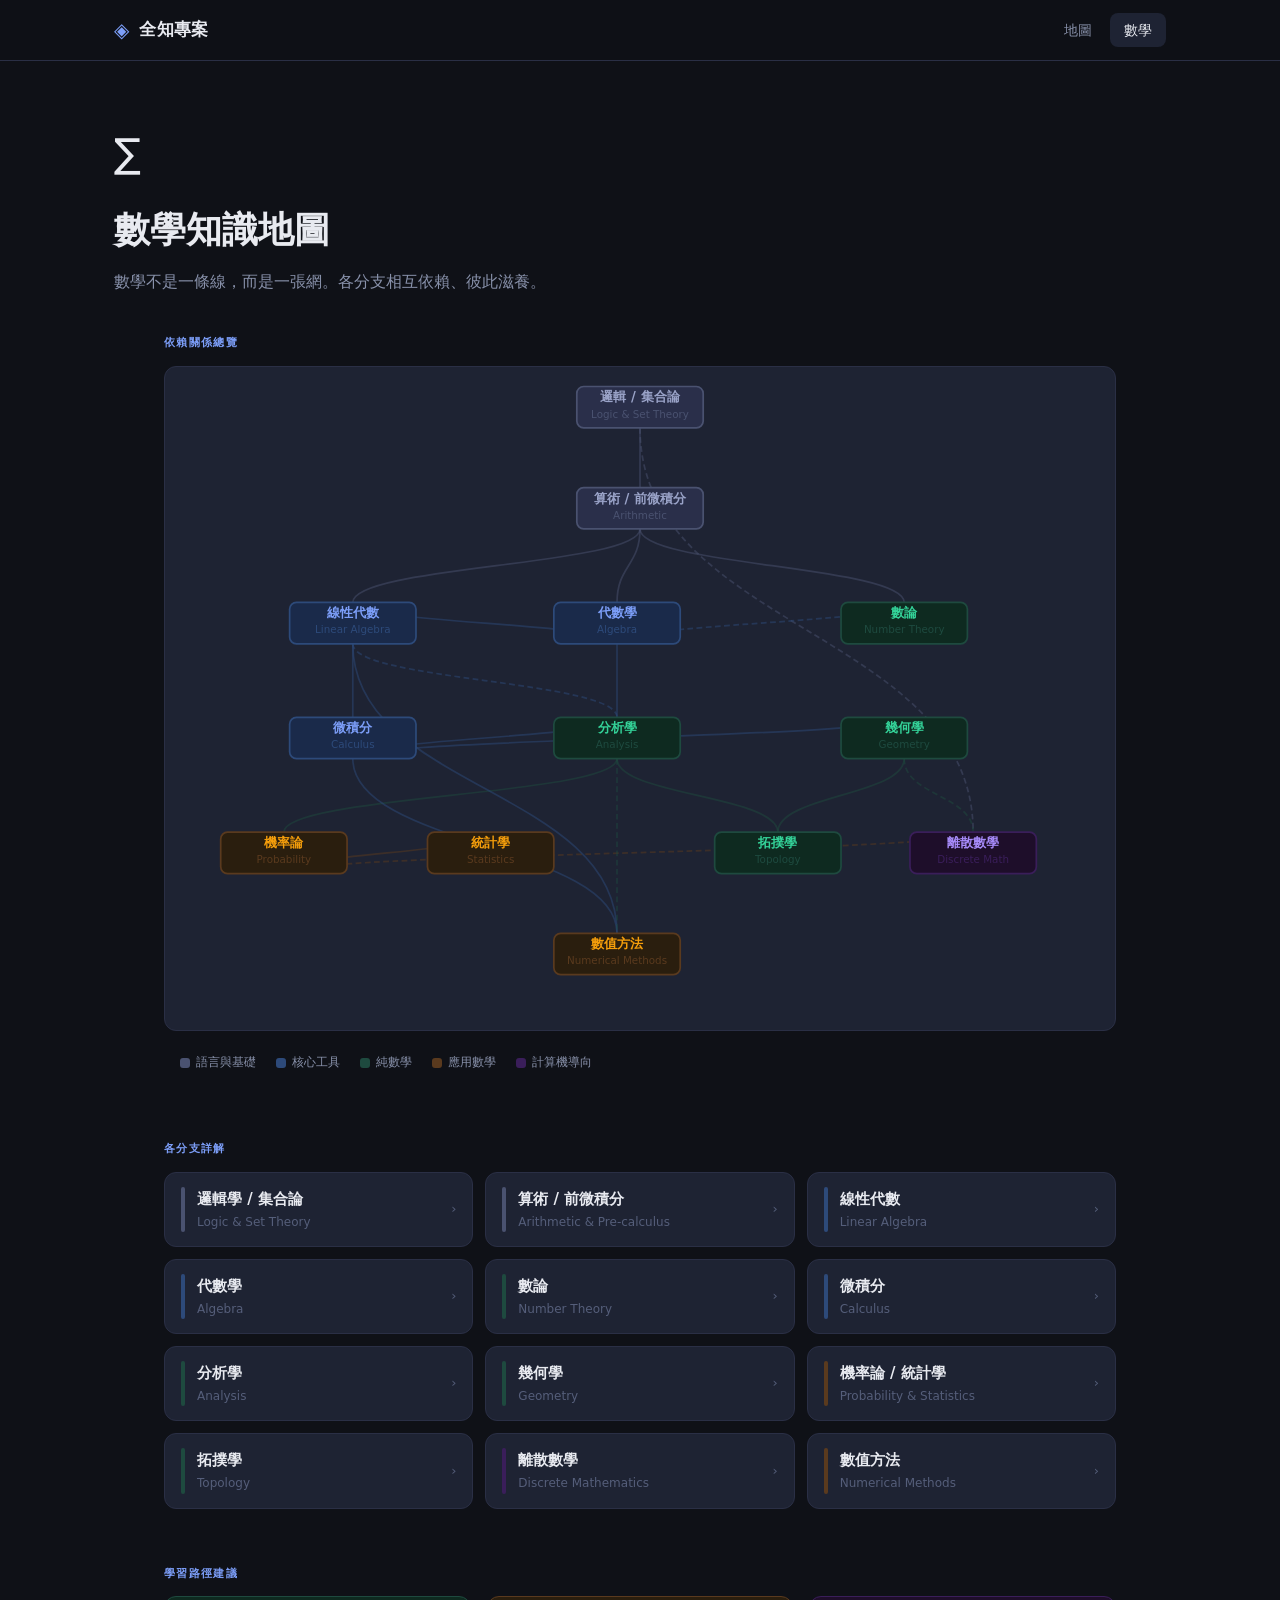
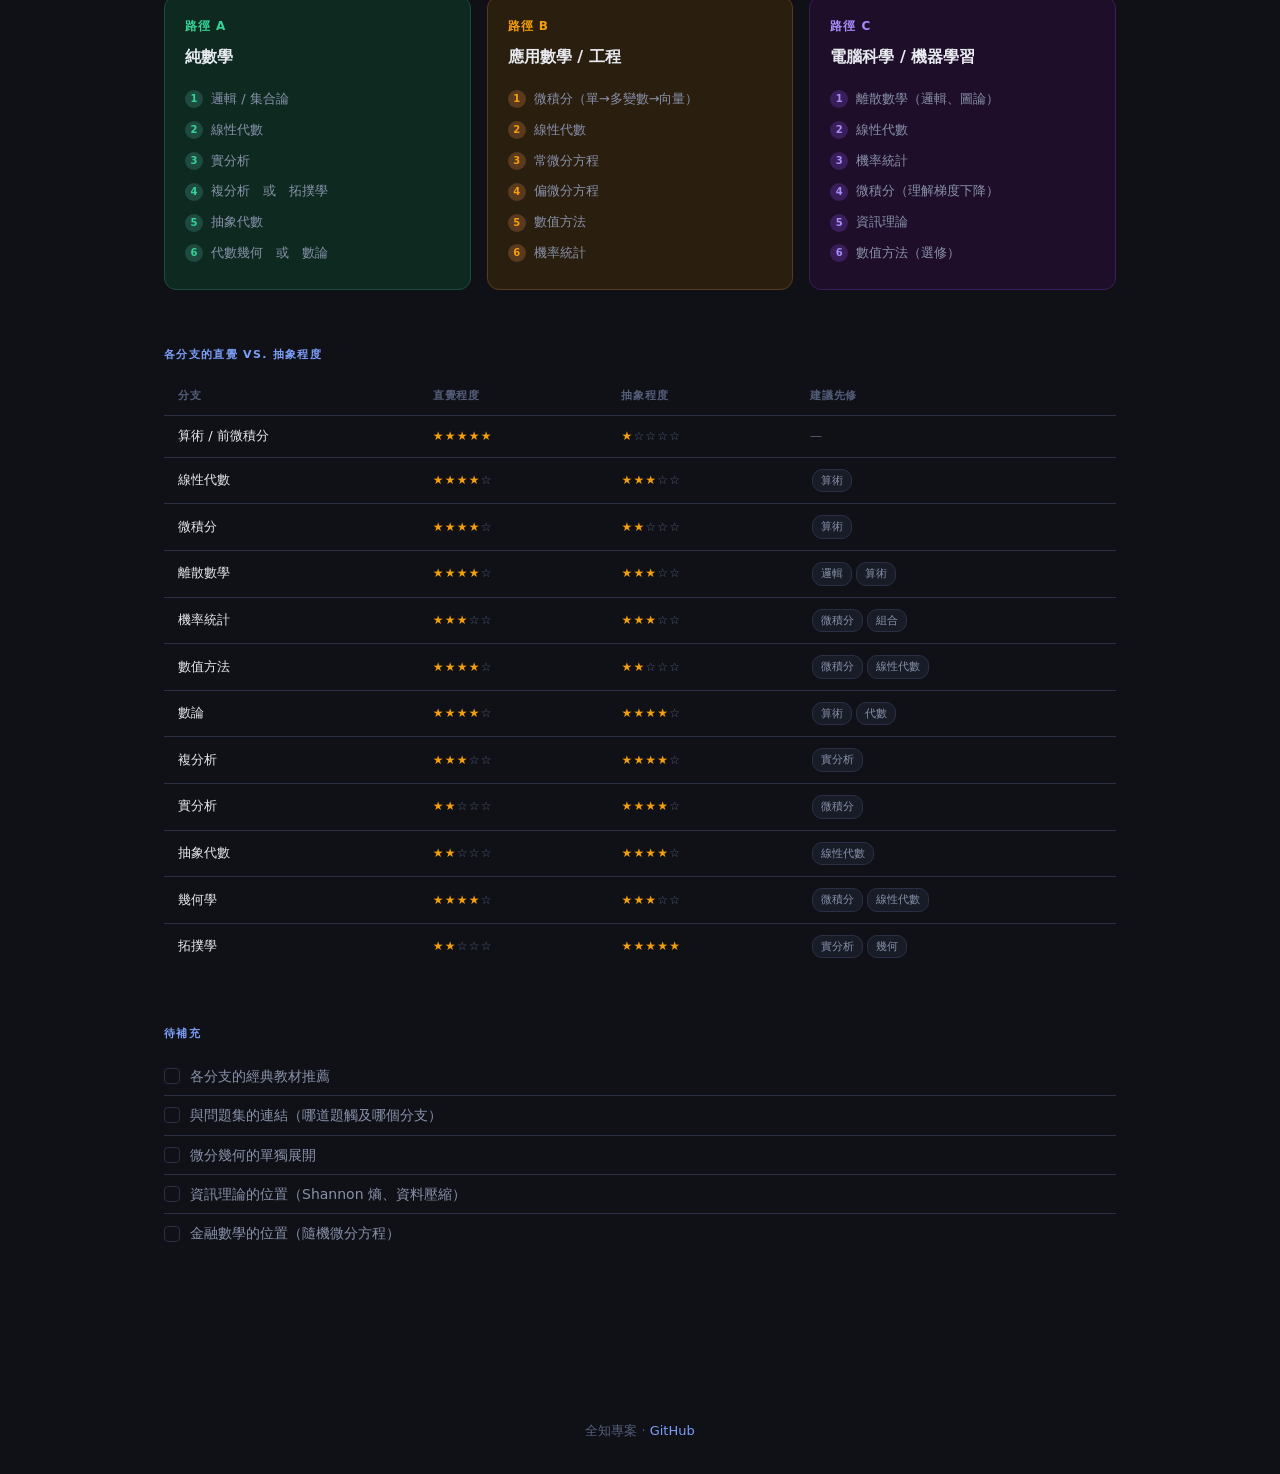
<file: domains/數學/index.html>
<!DOCTYPE html>
<html lang="zh-Hant">
<head>
  <meta charset="UTF-8" />
  <meta name="viewport" content="width=device-width, initial-scale=1.0" />
  <title>數學知識地圖 · 全知專案</title>
  <link rel="stylesheet" href="../../css/style.css" />
  <style>
    /* ── Page layout ─────────────────────────────── */
    .math-page { max-width: 1000px; margin: 0 auto; padding: 0 24px 80px; }

    /* ── Section headers ──────────────────────────── */
    .section-label {
      font-size: 11px; font-weight: 700; letter-spacing: 0.12em;
      text-transform: uppercase; color: var(--accent); margin-bottom: 14px;
    }
    .section-block { margin-bottom: 56px; }
    .section-block h2 { font-size: 20px; font-weight: 600; margin-bottom: 18px; }

    /* ── Dependency Graph ─────────────────────────── */
    .graph-wrap {
      background: var(--bg-card);
      border: 1px solid var(--border);
      border-radius: var(--radius);
      padding: 8px 4px 12px;
      overflow-x: auto;
      margin-bottom: 10px;
    }
    #mathGraph { display: block; margin: 0 auto; }

    .graph-node rect {
      rx: 6; ry: 6;
      transition: filter 0.15s;
      cursor: pointer;
    }
    .graph-node:hover rect { filter: brightness(1.3); }
    .graph-node text { pointer-events: none; font-family: system-ui, sans-serif; }

    .graph-edge { fill: none; stroke-width: 1.5; }

    /* Legend */
    .graph-legend {
      display: flex; gap: 20px; flex-wrap: wrap;
      padding: 12px 16px;
      font-size: 12px; color: var(--text-muted);
    }
    .legend-item { display: flex; align-items: center; gap: 6px; }
    .legend-dot { width: 10px; height: 10px; border-radius: 3px; }

    /* ── Branch cards ────────────────────────────── */
    .branch-grid {
      display: grid;
      grid-template-columns: repeat(auto-fill, minmax(300px, 1fr));
      gap: 12px;
    }

    .branch-card {
      background: var(--bg-card);
      border: 1px solid var(--border);
      border-radius: var(--radius);
      overflow: hidden;
      transition: var(--transition);
    }
    .branch-card:hover { border-color: var(--accent-dim); }

    .branch-card-header {
      display: flex; align-items: center; gap: 12px;
      padding: 14px 16px;
      cursor: pointer;
      user-select: none;
    }
    .branch-card-color {
      width: 4px; align-self: stretch; border-radius: 2px; flex-shrink: 0;
    }
    .branch-card-titles { flex: 1; min-width: 0; }
    .branch-card-name { font-size: 15px; font-weight: 600; }
    .branch-card-sub { font-size: 12px; color: var(--text-dim); margin-top: 2px; }
    .branch-card-chevron { color: var(--text-dim); font-size: 13px; transition: transform 0.2s; flex-shrink: 0; }
    .branch-card.open .branch-card-chevron { transform: rotate(90deg); }

    .branch-card-body {
      display: none;
      padding: 0 16px 16px 32px;
      border-top: 1px solid var(--border);
    }
    .branch-card.open .branch-card-body { display: block; }

    .branch-card-body h4 {
      font-size: 11px; font-weight: 700; letter-spacing: 0.08em;
      text-transform: uppercase; color: var(--text-dim);
      margin: 14px 0 6px;
    }
    .branch-card-body ul {
      list-style: none; padding: 0; margin: 0;
    }
    .branch-card-body ul li {
      font-size: 13px; color: var(--text-muted); padding: 3px 0;
      display: flex; align-items: baseline; gap: 6px;
    }
    .branch-card-body ul li::before {
      content: '—'; color: var(--text-dim); flex-shrink: 0; font-size: 11px;
    }
    .rel-arrow { font-size: 11px; color: var(--text-dim); flex-shrink: 0; }
    .rel-target { color: var(--accent); }

    /* ── Learning paths ───────────────────────────── */
    .paths-grid {
      display: grid;
      grid-template-columns: repeat(auto-fit, minmax(260px, 1fr));
      gap: 16px;
    }
    .path-card {
      background: var(--bg-card);
      border: 1px solid var(--border);
      border-radius: var(--radius);
      padding: 20px;
    }
    .path-label {
      font-size: 12px; font-weight: 700; letter-spacing: 0.08em;
      text-transform: uppercase; margin-bottom: 8px;
    }
    .path-title { font-size: 16px; font-weight: 600; margin-bottom: 14px; }
    .path-steps { list-style: none; padding: 0; margin: 0; }
    .path-steps li {
      display: flex; align-items: center; gap: 8px;
      padding: 5px 0; font-size: 13px; color: var(--text-muted);
    }
    .path-steps li .step-num {
      width: 18px; height: 18px; border-radius: 50%; flex-shrink: 0;
      display: flex; align-items: center; justify-content: center;
      font-size: 10px; font-weight: 700;
    }

    /* ── Spectrum table ───────────────────────────── */
    .spectrum-table { width: 100%; border-collapse: collapse; font-size: 13px; }
    .spectrum-table th {
      padding: 10px 14px; text-align: left; font-size: 11px;
      font-weight: 700; letter-spacing: 0.07em; text-transform: uppercase;
      color: var(--text-dim); border-bottom: 1px solid var(--border);
    }
    .spectrum-table td {
      padding: 10px 14px; border-bottom: 1px solid var(--border);
      color: var(--text-muted);
    }
    .spectrum-table tr:last-child td { border-bottom: none; }
    .spectrum-table td:first-child { color: var(--text); font-weight: 500; }
    .stars { letter-spacing: 0.1em; font-size: 12px; }
    .star-filled { color: #f59e0b; }
    .star-empty { color: var(--text-dim); }
    .prereq-tag {
      font-size: 11px; padding: 2px 8px;
      background: var(--bg-surface); border: 1px solid var(--border);
      border-radius: 10px; color: var(--text-muted);
      display: inline-block; margin: 1px 2px;
    }

    /* ── Todo list ────────────────────────────────── */
    .todo-list { list-style: none; padding: 0; }
    .todo-list li {
      display: flex; align-items: center; gap: 10px;
      padding: 8px 0; font-size: 14px; color: var(--text-muted);
      border-bottom: 1px solid var(--border);
    }
    .todo-list li:last-child { border-bottom: none; }
    .todo-check {
      width: 16px; height: 16px; border: 1px solid var(--border);
      border-radius: 4px; flex-shrink: 0;
    }

    /* Category colors */
    .c-foundation { background: #4a5270; }
    .c-core       { background: #2d4a7a; }
    .c-pure       { background: #1e4a3f; }
    .c-applied    { background: #5a3a1e; }
    .c-cs         { background: #3a1e5a; }

    .c-foundation-text { color: #9aa3c8; }
    .c-core-text  { color: #7c9ef8; }
    .c-pure-text  { color: #34d399; }
    .c-applied-text { color: #f59e0b; }
    .c-cs-text    { color: #a78bfa; }
  </style>
</head>
<body>

  <header class="site-header">
    <div class="header-inner">
      <div class="logo">
        <a href="../../index.html" style="display:flex;align-items:center;gap:10px;color:inherit;text-decoration:none;">
          <span class="logo-icon">◈</span>
          <span class="logo-text">全知專案</span>
        </a>
      </div>
      <nav class="site-nav">
        <a href="../../index.html" class="nav-link">地圖</a>
        <a href="index.html" class="nav-link active">數學</a>
      </nav>
    </div>
  </header>

  <main>
    <div class="domain-page-header">
      <span class="domain-page-icon">∑</span>
      <h1 class="domain-page-title">數學知識地圖</h1>
      <p class="domain-page-desc">數學不是一條線，而是一張網。各分支相互依賴、彼此滋養。</p>
    </div>

    <div class="math-page">

      <!-- ① 依賴關係圖 -->
      <div class="section-block">
        <div class="section-label">依賴關係總覽</div>
        <div class="graph-wrap">
          <svg id="mathGraph" viewBox="0 0 820 560" xmlns="http://www.w3.org/2000/svg"></svg>
        </div>
        <div class="graph-legend">
          <div class="legend-item"><div class="legend-dot c-foundation"></div>語言與基礎</div>
          <div class="legend-item"><div class="legend-dot c-core"></div>核心工具</div>
          <div class="legend-item"><div class="legend-dot c-pure"></div>純數學</div>
          <div class="legend-item"><div class="legend-dot c-applied"></div>應用數學</div>
          <div class="legend-item"><div class="legend-dot c-cs"></div>計算機導向</div>
        </div>
      </div>

      <!-- ② 各分支詳解 -->
      <div class="section-block">
        <div class="section-label">各分支詳解</div>
        <div class="branch-grid" id="branchGrid"></div>
      </div>

      <!-- ③ 學習路徑 -->
      <div class="section-block">
        <div class="section-label">學習路徑建議</div>
        <div class="paths-grid" id="pathsGrid"></div>
      </div>

      <!-- ④ 成熟度光譜 -->
      <div class="section-block">
        <div class="section-label">各分支的直覺 vs. 抽象程度</div>
        <div style="overflow-x:auto;">
          <table class="spectrum-table" id="spectrumTable"></table>
        </div>
      </div>

      <!-- ⑤ 待補充 -->
      <div class="section-block">
        <div class="section-label">待補充</div>
        <ul class="todo-list">
          <li><div class="todo-check"></div>各分支的經典教材推薦</li>
          <li><div class="todo-check"></div>與問題集的連結（哪道題觸及哪個分支）</li>
          <li><div class="todo-check"></div>微分幾何的單獨展開</li>
          <li><div class="todo-check"></div>資訊理論的位置（Shannon 熵、資料壓縮）</li>
          <li><div class="todo-check"></div>金融數學的位置（隨機微分方程）</li>
        </ul>
      </div>

    </div>
  </main>

  <footer class="site-footer">
    <p>全知專案 · <a href="https://github.com/Risch315815/Know_All" target="_blank">GitHub</a></p>
  </footer>

<script>
// ── Data ─────────────────────────────────────────────────────────────

const CATS = {
  foundation: { label: '語言與基礎', fill: '#2a2f4a', stroke: '#4a5270', text: '#9aa3c8' },
  core:       { label: '核心工具',   fill: '#1a2a4a', stroke: '#2d4a7a', text: '#7c9ef8' },
  pure:       { label: '純數學',     fill: '#0e2a20', stroke: '#1e4a3f', text: '#34d399' },
  applied:    { label: '應用數學',   fill: '#2a1e0e', stroke: '#5a3a1e', text: '#f59e0b' },
  cs:         { label: '計算機導向', fill: '#1e0e2a', stroke: '#3a1e5a', text: '#a78bfa' },
};

// Graph nodes: id, name, sub, x, y, cat
const NODES = [
  { id: 'logic',    name: '邏輯 / 集合論',  sub: 'Logic & Set Theory',  x: 410, y: 28,  cat: 'foundation' },
  { id: 'arith',    name: '算術 / 前微積分', sub: 'Arithmetic',           x: 410, y: 116, cat: 'foundation' },
  { id: 'linalg',   name: '線性代數',        sub: 'Linear Algebra',       x: 160, y: 216, cat: 'core'  },
  { id: 'algebra',  name: '代數學',          sub: 'Algebra',              x: 390, y: 216, cat: 'core'  },
  { id: 'numthy',   name: '數論',            sub: 'Number Theory',        x: 640, y: 216, cat: 'pure'  },
  { id: 'calculus', name: '微積分',          sub: 'Calculus',             x: 160, y: 316, cat: 'core'  },
  { id: 'analysis', name: '分析學',          sub: 'Analysis',             x: 390, y: 316, cat: 'pure'  },
  { id: 'geometry', name: '幾何學',          sub: 'Geometry',             x: 640, y: 316, cat: 'pure'  },
  { id: 'prob',     name: '機率論',          sub: 'Probability',          x: 100, y: 416, cat: 'applied'},
  { id: 'topology', name: '拓撲學',          sub: 'Topology',             x: 530, y: 416, cat: 'pure'  },
  { id: 'stats',    name: '統計學',          sub: 'Statistics',           x: 280, y: 416, cat: 'applied'},
  { id: 'discrete', name: '離散數學',        sub: 'Discrete Math',        x: 700, y: 416, cat: 'cs'    },
  { id: 'numerical',name: '數值方法',        sub: 'Numerical Methods',    x: 390, y: 504, cat: 'applied'},
];

// Graph edges: from, to, dashed
const EDGES = [
  { f: 'logic',    t: 'arith',    dash: false },
  { f: 'logic',    t: 'discrete', dash: true  },
  { f: 'arith',    t: 'linalg',   dash: false },
  { f: 'arith',    t: 'algebra',  dash: false },
  { f: 'arith',    t: 'numthy',   dash: false },
  { f: 'algebra',  t: 'linalg',   dash: false },
  { f: 'algebra',  t: 'numthy',   dash: true  },
  { f: 'algebra',  t: 'analysis', dash: false },
  { f: 'linalg',   t: 'calculus', dash: false },
  { f: 'linalg',   t: 'analysis', dash: true  },
  { f: 'calculus', t: 'analysis', dash: false },
  { f: 'calculus', t: 'geometry', dash: false },
  { f: 'analysis', t: 'prob',     dash: false },
  { f: 'analysis', t: 'topology', dash: false },
  { f: 'geometry', t: 'topology', dash: false },
  { f: 'geometry', t: 'discrete', dash: true  },
  { f: 'prob',     t: 'stats',    dash: false },
  { f: 'prob',     t: 'discrete', dash: true  },
  { f: 'calculus', t: 'numerical',dash: false },
  { f: 'linalg',   t: 'numerical',dash: false },
  { f: 'analysis', t: 'numerical',dash: true  },
];

// Branch cards data
const BRANCHES = [
  {
    id: 'logic', name: '邏輯學 / 集合論', sub: 'Logic & Set Theory', cat: 'foundation',
    what: '數學的「語言規則」。定義什麼叫做「證明」、什麼叫做「集合」。所有定理的嚴格表述都建立在這套語言之上。',
    concepts: ['命題邏輯、謂詞邏輯', '集合：聯集、交集、補集', '函數的嚴格定義（定義域、值域）', '可數與不可數無窮、Cantor 對角線論證'],
    relations: [
      { dir: '→', target: '所有分支', note: '提供語言基礎，無此則無法嚴格定義任何數學概念' },
      { dir: '↔', target: '代數學', note: '群、環本質上是帶有運算的集合' },
      { dir: '↔', target: '離散數學 / CS', note: '布林代數、圖靈機直接源自數理邏輯' },
    ]
  },
  {
    id: 'arith', name: '算術 / 前微積分', sub: 'Arithmetic & Pre-calculus', cat: 'foundation',
    what: '數的計算規則，以及進入高等數學前的準備知識：代數運算、三角函數、指數對數、函數概念。',
    concepts: ['四則運算、因式分解、方程式', '三角函數及其恆等式（sin、cos、tan）', '指數函數與對數函數', '函數的概念（圖形、合成、反函數）'],
    relations: [
      { dir: '→', target: '微積分', note: '極限、導函數需要紮實的函數觀念' },
      { dir: '→', target: '數論', note: '對整數性質的深入研究從算術出發' },
      { dir: '→', target: '微積分（三角代換）', note: '見 #001 半圓等分問題', link: '../../問題集/001-半圓等分.html' },
    ]
  },
  {
    id: 'linalg', name: '線性代數', sub: 'Linear Algebra', cat: 'core',
    what: '研究向量、矩陣與線性映射。是微積分之外最實用的數學分支，幾乎所有應用數學都用到它。',
    concepts: ['向量空間、線性映射', '矩陣運算、行列式', '線性方程組（高斯消去法）', '特徵值與特徵向量'],
    relations: [
      { dir: '↔', target: '幾何學', note: '向量是幾何空間的代數語言；旋轉縮放是線性變換' },
      { dir: '↔', target: '分析學（泛函）', note: '函數空間本身是向量空間' },
      { dir: '→', target: '機率統計', note: '共變異數矩陣、主成分分析（PCA）' },
      { dir: '→', target: '機器學習', note: '神經網路前向傳播 = 矩陣乘法' },
    ]
  },
  {
    id: 'algebra', name: '代數學', sub: 'Algebra', cat: 'core',
    what: '研究「運算結構」。從解方程式出發，抽象到群、環、域等代數結構，揭示不同數學物件的共同規律。',
    concepts: ['群（Group）：只有一種運算的結構', '環（Ring）：有加法與乘法', '域（Field）：可做除法的環', '同態與同構（Homomorphism / Isomorphism）'],
    relations: [
      { dir: '↔', target: '數論', note: '有限域、Galois 理論是密碼學的基礎' },
      { dir: '↔', target: '幾何 / 拓撲', note: '對稱群描述幾何物件；代數拓撲用群描述「洞」' },
      { dir: '↔', target: '複分析', note: 'Galois 理論連結域論與多項式的根' },
    ]
  },
  {
    id: 'numthy', name: '數論', sub: 'Number Theory', cat: 'pure',
    what: '研究整數（尤其是質數）的性質。看似基礎，實則極深，並出乎意料地成為現代密碼學的基石。',
    concepts: ['質數、唯一因式分解定理', '模算術（Modular Arithmetic）', '費馬小定理、歐拉定理', 'Diophantine 方程（整數解方程）'],
    relations: [
      { dir: '↔', target: '抽象代數', note: '有限域、Galois 理論深度交叉' },
      { dir: '↔', target: '複分析', note: '解析數論用複分析研究質數分布（黎曼ζ函數）' },
      { dir: '→', target: '密碼學', note: 'RSA = 大數因式分解困難' },
    ]
  },
  {
    id: 'calculus', name: '微積分', sub: 'Calculus', cat: 'core',
    what: '研究連續變化的工具。微分（瞬時變化率）與積分（累積量）由微積分基本定理連接，是自然科學的語言。',
    concepts: ['極限 → 導函數 → 積分', '微積分基本定理', '多變數微積分（偏導、多重積分）', '向量微積分（梯度、Stokes、Gauss）', '常微分方程（ODE）'],
    relations: [
      { dir: '→', target: '分析學', note: '微積分的直覺提煉成 ε-δ 嚴格定義' },
      { dir: '→', target: '微分幾何', note: '研究曲面上的微積分' },
      { dir: '→', target: '物理', note: '牛頓力學、電磁學、熱力學的語言' },
      { dir: '↔', target: '線性代數', note: 'Jacobian、Hessian 連接兩者' },
    ]
  },
  {
    id: 'analysis', name: '分析學', sub: 'Analysis', cat: 'pure',
    what: '微積分的嚴格化版本，分三個層次：實分析（嚴格基礎）→ 複分析（推廣至複數）→ 泛函分析（無窮維空間）。',
    concepts: ['實分析：極限的 ε-δ 定義、Lebesgue 積分', '複分析：解析函數、Cauchy 定理、留數定理', '泛函分析：Banach / Hilbert 空間、Fourier 分析', '測度論：機率的嚴格基礎'],
    relations: [
      { dir: '→', target: '機率論', note: '測度論提供機率的嚴格定義（機率 = 測度）' },
      { dir: '→', target: '拓撲學', note: '連續、緊緻等概念的拓撲推廣' },
      { dir: '→', target: '量子力學', note: '量子態是希爾伯特空間中的向量' },
      { dir: '→', target: '偏微分方程', note: '泛函分析大量用於 PDE 求解' },
    ]
  },
  {
    id: 'geometry', name: '幾何學', sub: 'Geometry', cat: 'pure',
    what: '研究空間與形狀。從具體的歐氏幾何出發，依賴的工具越來越強大，最終連接到現代物理。',
    concepts: ['歐氏幾何：畢氏定理、三角形', '解析幾何：用座標代數研究形狀', '微分幾何：曲率、測地線（依賴微積分）', '代數幾何：用方程描述幾何物件'],
    relations: [
      { dir: '↔', target: '代數', note: '解析幾何與代數幾何互相借用工具' },
      { dir: '→', target: '拓撲學', note: '拓撲是幾何的「柔化」版本' },
      { dir: '→', target: '廣義相對論', note: '黎曼幾何（微分幾何的一支）是 GR 語言' },
    ]
  },
  {
    id: 'prob', name: '機率論 / 統計學', sub: 'Probability & Statistics', cat: 'applied',
    what: '機率論研究隨機現象（有嚴格測度論基礎）；統計學從資料推斷規律。兩者互為表裡。',
    concepts: ['隨機變數、期望值、變異數', '大數法則、中央極限定理', '條件機率、Bayes 定理', '假設檢定、信賴區間', '隨機過程（Markov chain、布朗運動）'],
    relations: [
      { dir: '←', target: '分析學（測度論）', note: '機率的嚴格定義依賴 Lebesgue 測度' },
      { dir: '←', target: '組合論', note: '計算離散事件的機率' },
      { dir: '→', target: '機器學習', note: '幾乎所有 ML 模型的數學基礎' },
      { dir: '→', target: '金融數學', note: '隨機微分方程（Black-Scholes）' },
    ]
  },
  {
    id: 'topology', name: '拓撲學', sub: 'Topology', cat: 'pure',
    what: '研究「連續變形下不變的性質」。咖啡杯與甜甜圈在拓撲上是一樣的，因為都只有一個洞。',
    concepts: ['開集、閉集、緊緻性、連通性', '同胚（連續雙射）', '代數拓撲：基本群、同調群', '曲面分類定理'],
    relations: [
      { dir: '←', target: '幾何學', note: '去掉距離概念後的幾何推廣' },
      { dir: '←', target: '實分析', note: '連續、緊緻等概念的一般化' },
      { dir: '↔', target: '代數', note: '代數拓撲用群描述空間結構' },
      { dir: '→', target: '量子場論 / 材料科學', note: '拓撲不變量、拓撲絕緣體' },
    ]
  },
  {
    id: 'discrete', name: '離散數學', sub: 'Discrete Mathematics', cat: 'cs',
    what: '研究「不連續」離散結構的數學，是電腦科學的直接數學語言。',
    concepts: ['組合論：排列組合、生成函數', '圖論：最短路徑、樹、著色問題', '數理邏輯：布林代數', '自動機理論：有限狀態機、圖靈機'],
    relations: [
      { dir: '←', target: '集合論', note: '離散結構建立在集合語言上' },
      { dir: '↔', target: '機率論', note: '隨機圖、隨機演算法' },
      { dir: '↔', target: '線性代數', note: '譜圖論（圖的特徵值）' },
      { dir: '→', target: 'CS：演算法、密碼學', note: '演算法分析、網路科學的直接工具' },
    ]
  },
  {
    id: 'numerical', name: '數值方法', sub: 'Numerical Methods', cat: 'applied',
    what: '研究如何用電腦近似求解解析上無法精確計算的問題。理論與計算的橋樑。',
    concepts: ['誤差分析、浮點數', '數值積分（梯形法、辛普森法）', 'Newton 法（方程求根）', '數值線性代數（LU 分解、SVD）', 'ODE 數值解（Runge-Kutta）'],
    relations: [
      { dir: '←', target: '微積分', note: '對積分、微分方程的近似計算' },
      { dir: '←', target: '線性代數', note: '大型線性方程組的高效求解' },
      { dir: '←', target: '分析學', note: '收斂性與誤差界的嚴格證明' },
      { dir: '→', target: '工程 / ML / 物理模擬', note: '所有計算科學的實作基礎', link: '../../問題集/001-半圓等分.html' },
    ]
  },
];

const PATHS = [
  {
    label: '路徑 A', labelColor: '#34d399',
    title: '純數學',
    steps: [
      { n: 1, text: '邏輯 / 集合論' },
      { n: 2, text: '線性代數' },
      { n: 3, text: '實分析' },
      { n: 4, text: '複分析　或　拓撲學' },
      { n: 5, text: '抽象代數' },
      { n: 6, text: '代數幾何　或　數論' },
    ],
    color: '#0e2a20', border: '#1e4a3f', numBg: '#1e4a3f', numColor: '#34d399'
  },
  {
    label: '路徑 B', labelColor: '#f59e0b',
    title: '應用數學 / 工程',
    steps: [
      { n: 1, text: '微積分（單→多變數→向量）' },
      { n: 2, text: '線性代數' },
      { n: 3, text: '常微分方程' },
      { n: 4, text: '偏微分方程' },
      { n: 5, text: '數值方法' },
      { n: 6, text: '機率統計' },
    ],
    color: '#2a1e0e', border: '#5a3a1e', numBg: '#5a3a1e', numColor: '#f59e0b'
  },
  {
    label: '路徑 C', labelColor: '#a78bfa',
    title: '電腦科學 / 機器學習',
    steps: [
      { n: 1, text: '離散數學（邏輯、圖論）' },
      { n: 2, text: '線性代數' },
      { n: 3, text: '機率統計' },
      { n: 4, text: '微積分（理解梯度下降）' },
      { n: 5, text: '資訊理論' },
      { n: 6, text: '數值方法（選修）' },
    ],
    color: '#1e0e2a', border: '#3a1e5a', numBg: '#3a1e5a', numColor: '#a78bfa'
  },
];

const SPECTRUM = [
  { name: '算術 / 前微積分', intuition: 5, abstract: 1, prereq: [] },
  { name: '線性代數',        intuition: 4, abstract: 3, prereq: ['算術'] },
  { name: '微積分',          intuition: 4, abstract: 2, prereq: ['算術'] },
  { name: '離散數學',        intuition: 4, abstract: 3, prereq: ['邏輯', '算術'] },
  { name: '機率統計',        intuition: 3, abstract: 3, prereq: ['微積分', '組合'] },
  { name: '數值方法',        intuition: 4, abstract: 2, prereq: ['微積分', '線性代數'] },
  { name: '數論',            intuition: 4, abstract: 4, prereq: ['算術', '代數'] },
  { name: '複分析',          intuition: 3, abstract: 4, prereq: ['實分析'] },
  { name: '實分析',          intuition: 2, abstract: 4, prereq: ['微積分'] },
  { name: '抽象代數',        intuition: 2, abstract: 4, prereq: ['線性代數'] },
  { name: '幾何學',          intuition: 4, abstract: 3, prereq: ['微積分', '線性代數'] },
  { name: '拓撲學',          intuition: 2, abstract: 5, prereq: ['實分析', '幾何'] },
];

// ── Render graph ─────────────────────────────────────────────────────

function renderGraph() {
  const svg = document.getElementById('mathGraph');
  const W = 820, H = 560;
  const NW = 110, NH = 36; // node width/height

  // Build node lookup
  const nodeMap = {};
  NODES.forEach(n => { nodeMap[n.id] = n; });

  let html = '';

  // Edges first (so nodes appear on top)
  EDGES.forEach(e => {
    const from = nodeMap[e.f], to = nodeMap[e.t];
    if (!from || !to) return;

    // Simple straight line from bottom-center of from to top-center of to
    const x1 = from.x, y1 = from.y + NH / 2;
    const x2 = to.x,   y2 = to.y  - NH / 2;

    // Bezier control points
    const midY = (y1 + y2) / 2;
    const d = `M ${x1} ${y1} C ${x1} ${midY}, ${x2} ${midY}, ${x2} ${y2}`;

    const cat = CATS[from.cat];
    html += `<path d="${d}" class="graph-edge"
      stroke="${cat.stroke}" opacity="0.5"
      ${e.dash ? 'stroke-dasharray="5 3"' : ''}/>`;
  });

  // Arrowhead marker
  html = `<defs>
    ${Object.entries(CATS).map(([id, c]) =>
      `<marker id="arrow-${id}" markerWidth="6" markerHeight="6"
        refX="5" refY="3" orient="auto">
        <path d="M0,0 L0,6 L6,3 z" fill="${c.stroke}" opacity="0.6"/>
      </marker>`
    ).join('')}
  </defs>` + html;

  // Nodes
  NODES.forEach(n => {
    const cat = CATS[n.cat];
    const x = n.x - NW / 2, y = n.y - NH / 2;
    html += `
      <g class="graph-node" data-id="${n.id}" onclick="highlightBranch('${n.id}')">
        <rect x="${x}" y="${y}" width="${NW}" height="${NH}" rx="6" ry="6"
          fill="${cat.fill}" stroke="${cat.stroke}" stroke-width="1.5"/>
        <text x="${n.x}" y="${n.y - 5}" text-anchor="middle"
          font-size="11.5" font-weight="600" fill="${cat.text}">${n.name}</text>
        <text x="${n.x}" y="${n.y + 9}" text-anchor="middle"
          font-size="9" fill="${cat.stroke}">${n.sub}</text>
      </g>`;
  });

  svg.innerHTML = html;
}

// ── Render branch cards ───────────────────────────────────────────────

function stars(filled, total = 5) {
  let s = '';
  for (let i = 0; i < total; i++) {
    s += i < filled
      ? '<span class="star-filled">★</span>'
      : '<span class="star-empty">☆</span>';
  }
  return `<span class="stars">${s}</span>`;
}

function renderBranches() {
  const grid = document.getElementById('branchGrid');
  grid.innerHTML = BRANCHES.map(b => {
    const cat = CATS[b.cat];
    const concepts = b.concepts.map(c => `<li>${c}</li>`).join('');
    const rels = b.relations.map(r => `
      <li>
        <span class="rel-arrow">${r.dir}</span>
        <span>${r.link
          ? `<a href="${r.link}" class="rel-target">${r.target}</a>`
          : `<span class="rel-target">${r.target}</span>`}：${r.note}</span>
      </li>`).join('');
    return `
      <div class="branch-card" id="card-${b.id}">
        <div class="branch-card-header" onclick="toggleCard('${b.id}')">
          <div class="branch-card-color" style="background:${cat.stroke}"></div>
          <div class="branch-card-titles">
            <div class="branch-card-name">${b.name}</div>
            <div class="branch-card-sub">${b.sub}</div>
          </div>
          <span class="branch-card-chevron">›</span>
        </div>
        <div class="branch-card-body">
          <p style="font-size:13px;color:var(--text-muted);line-height:1.7;margin:14px 0 0;">${b.what}</p>
          <h4>核心概念</h4>
          <ul>${concepts}</ul>
          <h4>與其他分支的關係</h4>
          <ul>${rels}</ul>
        </div>
      </div>`;
  }).join('');
}

// ── Render paths ──────────────────────────────────────────────────────

function renderPaths() {
  const grid = document.getElementById('pathsGrid');
  grid.innerHTML = PATHS.map(p => {
    const steps = p.steps.map(s => `
      <li>
        <div class="step-num" style="background:${p.numBg};color:${p.numColor}">${s.n}</div>
        ${s.text}
      </li>`).join('');
    return `
      <div class="path-card" style="background:${p.color};border-color:${p.border}">
        <div class="path-label" style="color:${p.labelColor}">${p.label}</div>
        <div class="path-title">${p.title}</div>
        <ul class="path-steps">${steps}</ul>
      </div>`;
  }).join('');
}

// ── Render spectrum table ─────────────────────────────────────────────

function renderSpectrum() {
  const tbl = document.getElementById('spectrumTable');
  const rows = SPECTRUM.map(row => {
    const prereqs = row.prereq.length
      ? row.prereq.map(p => `<span class="prereq-tag">${p}</span>`).join('')
      : '<span style="color:var(--text-dim);font-size:12px">—</span>';
    return `<tr>
      <td>${row.name}</td>
      <td>${stars(row.intuition)}</td>
      <td>${stars(row.abstract)}</td>
      <td>${prereqs}</td>
    </tr>`;
  }).join('');
  tbl.innerHTML = `
    <thead><tr>
      <th>分支</th>
      <th>直覺程度</th>
      <th>抽象程度</th>
      <th>建議先修</th>
    </tr></thead>
    <tbody>${rows}</tbody>`;
}

// ── Interaction ───────────────────────────────────────────────────────

function toggleCard(id) {
  const card = document.getElementById('card-' + id);
  if (card) card.classList.toggle('open');
}

function highlightBranch(id) {
  // Scroll to card and open it
  const card = document.getElementById('card-' + id);
  if (card) {
    card.classList.add('open');
    card.scrollIntoView({ behavior: 'smooth', block: 'center' });
  }
}

// ── Init ──────────────────────────────────────────────────────────────

renderGraph();
renderBranches();
renderPaths();
renderSpectrum();
</script>
</body>
</html>
</file>
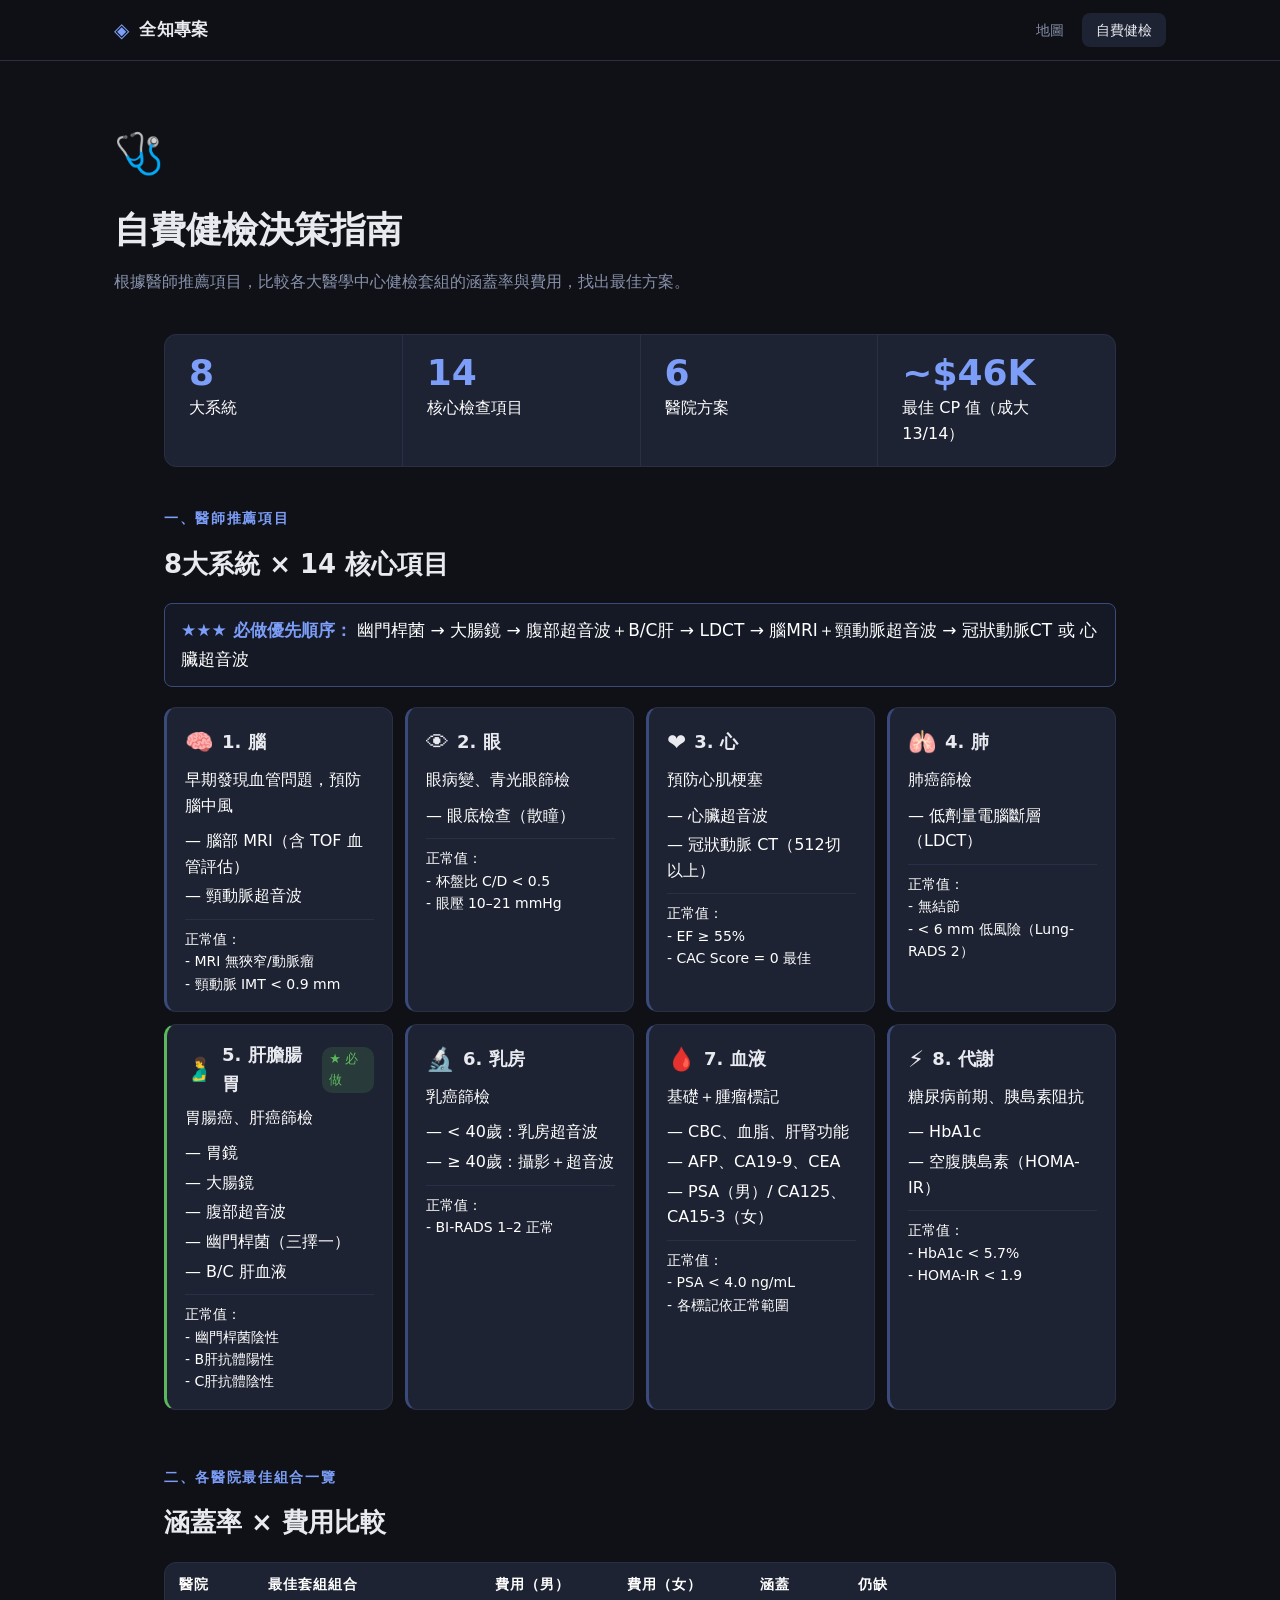
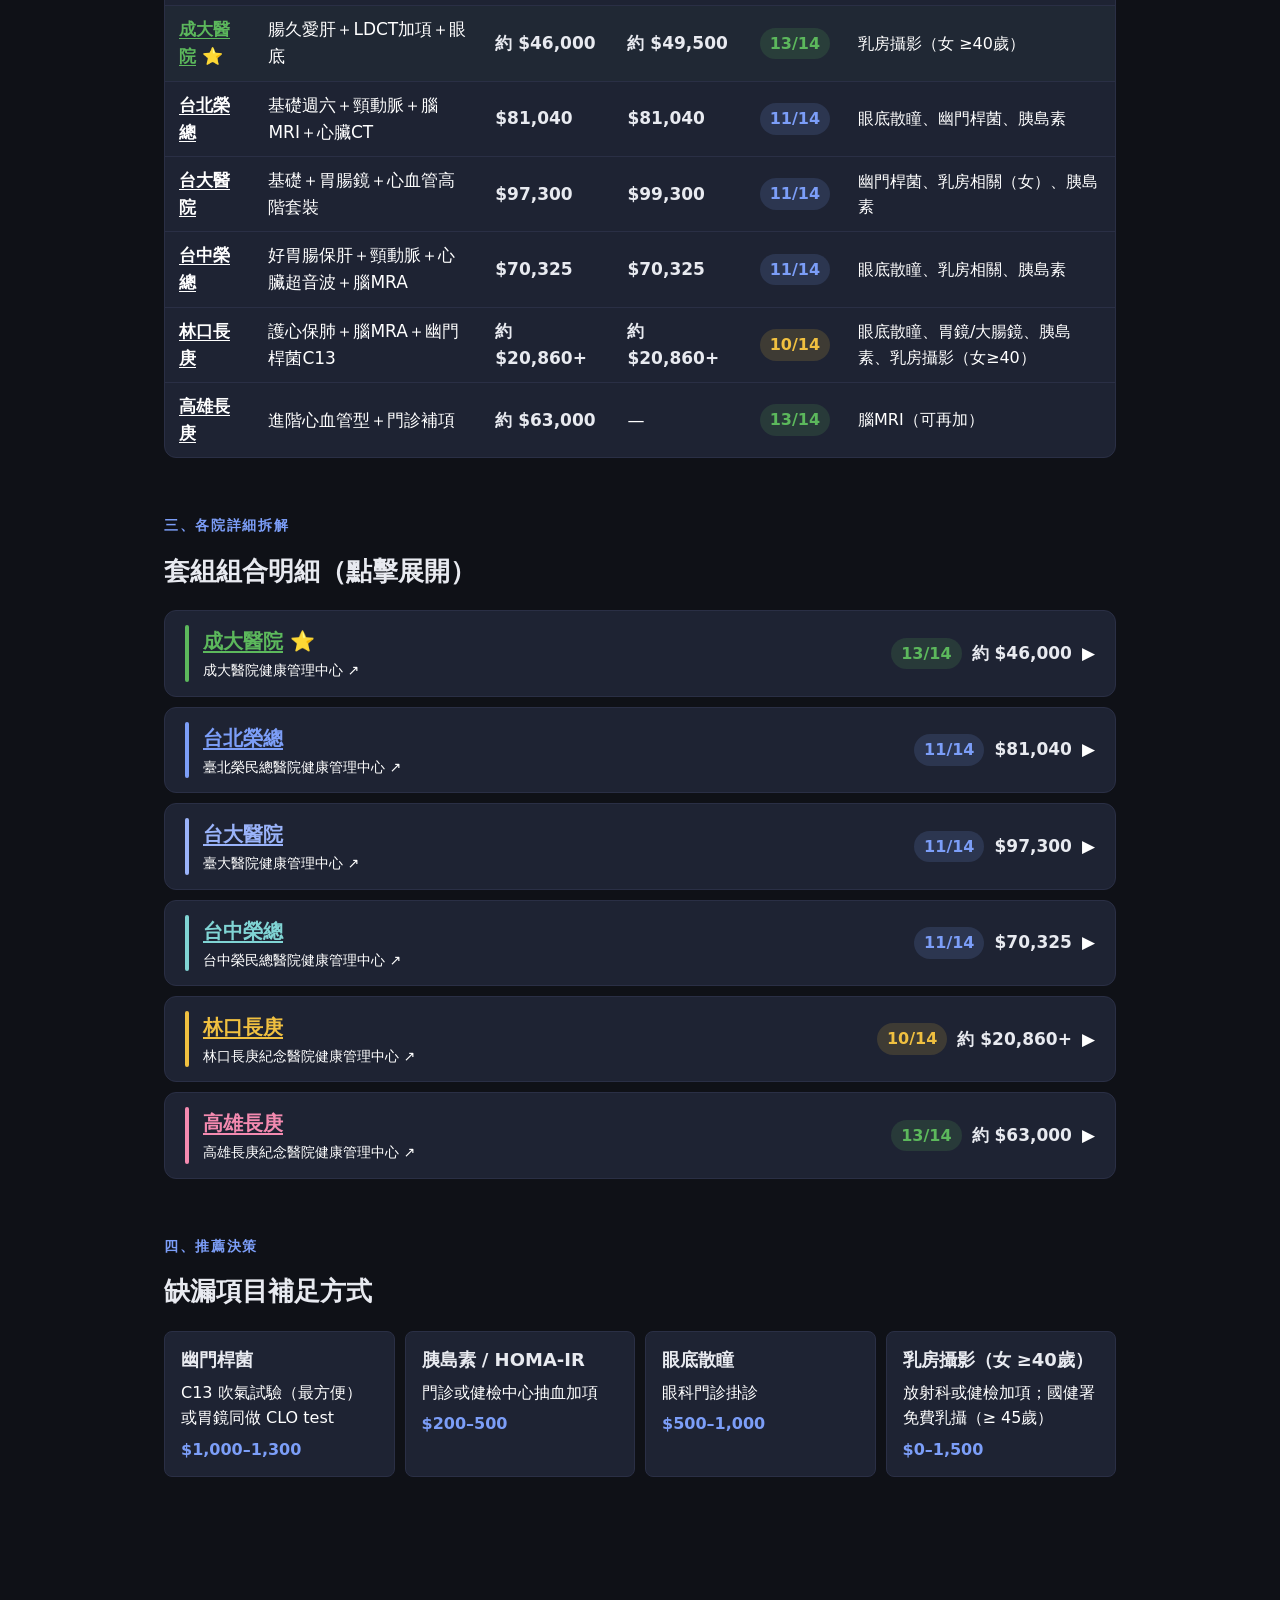
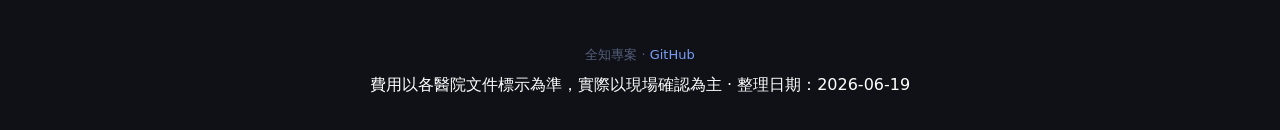
<file: domains/自費健檢/index.html>
﻿<!DOCTYPE html>
<html lang="zh-Hant">
<head>
  <meta charset="UTF-8" />
  <meta name="viewport" content="width=device-width, initial-scale=1.0" />
  <title>自費健檢決策指南 · 全知專案</title>
  <link rel="stylesheet" href="../../css/style.css" />
  <style>
    .hc-page { max-width: 1000px; margin: 0 auto; padding: 0 24px 80px; }

    .section-label {
      font-size: 14px; font-weight: 700; letter-spacing: 0.12em;
      text-transform: uppercase; color: var(--accent); margin-bottom: 14px;
    }
    .section-block { margin-bottom: 56px; }
    .section-block h2 { font-size: 26px; font-weight: 600; margin-bottom: 18px; }

    /* Stats bar */
    .stats-bar {
      display: flex; gap: 0; flex-wrap: wrap;
      background: var(--bg-card); border: 1px solid var(--border);
      border-radius: var(--radius); overflow: hidden; margin-bottom: 40px;
    }
    .stat-item {
      flex: 1; min-width: 110px; padding: 20px 24px;
      border-right: 1px solid var(--border);
    }
    .stat-item:last-child { border-right: none; }
    .stat-num { font-size: 36px; font-weight: 700; color: var(--accent); line-height: 1; }
    .stat-label { font-size: 16px; color: #ffffff; margin-top: 4px; }

    /* System cards */
    .systems-grid {
      display: grid;
      grid-template-columns: repeat(auto-fill, minmax(220px, 1fr));
      gap: 12px;
    }
    .system-card {
      background: var(--bg-card); border: 1px solid var(--border);
      border-radius: var(--radius); padding: 16px 18px;
      border-left: 3px solid var(--accent-dim);
    }
    .system-card.important { border-left-color: #5cb85c; }
    .system-card-header { display: flex; align-items: center; gap: 8px; margin-bottom: 6px; }
    .system-card-icon { font-size: 23px; }
    .system-card-title { font-size: 18px; font-weight: 600; }
    .system-tag {
      display: inline-block; font-size: 13px; padding: 2px 7px;
      background: rgba(92,184,92,0.15); border-radius: 10px; color: #5cb85c; margin-left: 4px;
    }
    .system-card-purpose { font-size: 16px; color: #ffffff; margin-bottom: 8px; }
    .system-card-items { list-style: none; padding: 0; margin: 0; }
    .system-card-items li { font-size: 16px; color: #ffffff; padding: 2px 0; }
    .system-card-items li::before { content: '— '; }
    .system-card-normal { margin-top: 8px; font-size: 14px; color: #ffffff; padding-top: 8px; border-top: 1px solid var(--border); }

    /* Coverage badge */
    .cov-badge {
      display: inline-flex; align-items: center;
      font-size: 16px; font-weight: 700;
      padding: 3px 10px; border-radius: 20px;
    }
    .cov-high   { background: rgba(92,184,92,0.15);  color: #5cb85c; }
    .cov-mid    { background: rgba(124,158,248,0.15); color: var(--accent); }
    .cov-low    { background: rgba(240,192,64,0.15);  color: #f0c040; }

    /* Comparison table */
    .hc-table { width: 100%; border-collapse: collapse; font-size: 17px; }
    .hc-table th {
      padding: 10px 14px; text-align: left; font-size: 14px;
      font-weight: 700; letter-spacing: 0.07em; text-transform: uppercase;
      color: #ffffff; border-bottom: 1px solid var(--border);
    }
    .hc-table td {
      padding: 10px 14px; border-bottom: 1px solid var(--border);
      color: #ffffff; vertical-align: middle;
    }
    .hc-table tr:last-child td { border-bottom: none; }
    .hc-table td:first-child { font-weight: 600; }
    .hc-table tr.rec td:first-child { color: #5cb85c; }
    .hc-table tr.rec { background: rgba(92,184,92,0.03); }
    .cost-main { font-weight: 700; color: var(--text); }

    /* Hospital accordion */
    .hosp-card {
      background: var(--bg-card); border: 1px solid var(--border);
      border-radius: var(--radius); margin-bottom: 10px; overflow: hidden;
    }
    .hosp-header {
      display: flex; align-items: center; gap: 14px;
      padding: 14px 20px; cursor: pointer; user-select: none;
      transition: background var(--transition);
    }
    .hosp-header:hover { background: rgba(255,255,255,0.025); }
    .hosp-bar { width: 4px; align-self: stretch; border-radius: 2px; flex-shrink: 0; }
    .hosp-name { font-size: 20px; font-weight: 600; }
    .hosp-sub  { font-size: 14px; color: #ffffff; margin-top: 2px; }
    .hosp-right { display: flex; align-items: center; gap: 10px; margin-left: auto; }
    .hosp-chevron { color: #ffffff; font-size: 17px; transition: transform 0.2s; flex-shrink: 0; }
    .hosp-card.open .hosp-chevron { transform: rotate(90deg); }
    .hosp-body {
      display: none; padding: 0 20px 20px 38px;
      border-top: 1px solid var(--border);
    }
    .hosp-card.open .hosp-body { display: block; }

    /* Package table */
    .pkg-table { width: 100%; border-collapse: collapse; font-size: 16px; margin-top: 16px; }
    .pkg-table th {
      padding: 7px 12px; text-align: left; font-size: 14px;
      color: #ffffff; border-bottom: 1px solid var(--border);
    }
    .pkg-table td {
      padding: 7px 12px; border-bottom: 1px solid var(--border); color: #ffffff;
    }
    .pkg-table tr:last-child td { border-bottom: none; }
    .pkg-total td { background: rgba(255,255,255,0.03); font-weight: 700; color: var(--text); }

    /* Covered / missing chips */
    .chips-row { display: flex; gap: 20px; flex-wrap: wrap; margin-top: 14px; }
    .chips-group { flex: 1; min-width: 180px; }
    .chips-title {
      font-size: 13px; font-weight: 700; letter-spacing: 0.07em;
      text-transform: uppercase; margin-bottom: 7px;
    }
    .chips-title.ok   { color: #5cb85c; }
    .chips-title.miss { color: #f0a040; }
    .chip {
      display: inline-block; font-size: 14px; padding: 2px 8px;
      border-radius: 10px; margin: 2px 3px;
    }
    .chip-ok   { background: rgba(92,184,92,0.12);  color: #5cb85c; }
    .chip-miss { background: rgba(240,160,64,0.12); color: #f0a040; }
    .gap-list { list-style: none; padding: 0; margin-top: 8px; }
    .gap-list li { font-size: 16px; color: #ffffff; padding: 2px 0; }
    .gap-list li::before { content: '→ '; color: var(--accent); }
    .highlight-box {
      margin-top: 14px; padding: 10px 14px;
      background: rgba(255,255,255,0.025); border-radius: 8px;
      font-size: 16px; color: #ffffff; line-height: 1.7;
    }
    .alt-plan-box {
      margin-top: 10px; padding: 12px 14px;
      border-radius: 8px; border: 1px solid; font-size: 16px;
    }
    .alt-plan-box strong { display: block; margin-bottom: 4px; }

    /* Budget tiers */
    .budget-list { display: flex; flex-direction: column; gap: 8px; }
    .budget-row {
      display: flex; align-items: baseline; gap: 14px; flex-wrap: wrap;
      background: var(--bg-card); border: 1px solid var(--border);
      border-radius: var(--radius-sm); padding: 12px 16px;
      transition: border-color var(--transition);
    }
    .budget-row:hover { border-color: var(--accent-dim); }
    .budget-row.best {
      border-color: rgba(92,184,92,0.45);
      background: rgba(92,184,92,0.04);
    }
    .budget-range {
      font-size: 16px; font-weight: 700; color: var(--accent);
      min-width: 140px; flex-shrink: 0;
    }
    .budget-plan { font-size: 17px; color: var(--text); flex: 1; }
    .budget-note { font-size: 16px; color: #ffffff; }

    /* Region cards */
    .region-grid {
      display: grid;
      grid-template-columns: repeat(auto-fill, minmax(200px, 1fr));
      gap: 10px;
    }
    .region-card {
      background: var(--bg-card); border: 1px solid var(--border);
      border-radius: var(--radius-sm); padding: 14px 16px;
    }
    .region-name  { font-size: 14px; font-weight: 700; text-transform: uppercase; letter-spacing: 0.06em; color: #ffffff; margin-bottom: 5px; }
    .region-hosp  { font-size: 18px; font-weight: 600; color: var(--text); }
    .region-note  { font-size: 16px; color: #ffffff; margin-top: 4px; }

    /* Remedy cards */
    .remedy-grid {
      display: grid;
      grid-template-columns: repeat(auto-fill, minmax(220px, 1fr));
      gap: 10px;
    }
    .remedy-card {
      background: var(--bg-card); border: 1px solid var(--border);
      border-radius: var(--radius-sm); padding: 14px 16px;
    }
    .remedy-item { font-size: 18px; font-weight: 600; margin-bottom: 5px; }
    .remedy-how  { font-size: 16px; color: #ffffff; margin-bottom: 6px; line-height: 1.6; }
    .remedy-cost { font-size: 16px; font-weight: 700; color: var(--accent); }

    /* Info note */
    .info-note {
      background: rgba(124,158,248,0.06); border: 1px solid var(--accent-dim);
      border-radius: var(--radius-sm); padding: 12px 16px;
      font-size: 17px; color: #ffffff; margin-bottom: 20px; line-height: 1.7;
    }
    .info-note strong { color: var(--accent); }

    @media (max-width: 768px) {
      .stats-bar { flex-direction: row; }
      .stat-item { border-right: 1px solid var(--border); border-bottom: none; }
      .systems-grid { grid-template-columns: 1fr; }
      .chips-row { flex-direction: column; }
      .budget-row { flex-direction: column; gap: 4px; }
      .budget-range { min-width: auto; }
    }
  </style>
</head>
<body>

  <header class="site-header">
    <div class="header-inner">
      <div class="logo">
        <a href="../../index.html" style="display:flex;align-items:center;gap:10px;color:inherit;text-decoration:none;">
          <span class="logo-icon">◈</span>
          <span class="logo-text">全知專案</span>
        </a>
      </div>
      <nav class="site-nav">
        <a href="../../index.html" class="nav-link">地圖</a>
        <a href="index.html" class="nav-link active">自費健檢</a>
      </nav>
    </div>
  </header>

  <main>
    <div class="domain-page-header">
      <span class="domain-page-icon">🩺</span>
      <h1 class="domain-page-title">自費健檢決策指南</h1>
      <p class="domain-page-desc">根據醫師推薦項目，比較各大醫學中心健檢套組的涵蓋率與費用，找出最佳方案。</p>
    </div>

    <div class="hc-page">

      <!-- Stats bar -->
      <div class="stats-bar">
        <div class="stat-item">
          <div class="stat-num">8</div>
          <div class="stat-label">大系統</div>
        </div>
        <div class="stat-item">
          <div class="stat-num">14</div>
          <div class="stat-label">核心檢查項目</div>
        </div>
        <div class="stat-item">
          <div class="stat-num">6</div>
          <div class="stat-label">醫院方案</div>
        </div>
        <div class="stat-item">
          <div class="stat-num">~$46K</div>
          <div class="stat-label">最佳 CP 值（成大 13/14）</div>
        </div>
      </div>

      <!-- 一、8大系統 -->
      <div class="section-block" id="systems">
        <div class="section-label">一、醫師推薦項目</div>
        <h2>8大系統 × 14 核心項目</h2>
        <div class="info-note">
          <strong>★★★ 必做優先順序：</strong>
          幽門桿菌 → 大腸鏡 → 腹部超音波＋B/C肝 → LDCT → 腦MRI＋頸動脈超音波 → 冠狀動脈CT 或 心臟超音波
        </div>
        <div class="systems-grid" id="systemsGrid"></div>
      </div>

      <!-- 二、比較總覽 -->
      <div class="section-block" id="overview">
        <div class="section-label">二、各醫院最佳組合一覽</div>
        <h2>涵蓋率 × 費用比較</h2>
        <div style="background:var(--bg-card);border:1px solid var(--border);border-radius:var(--radius);overflow:hidden;">
          <table class="hc-table" id="comparisonTable"></table>
        </div>
      </div>

      <!-- 三、詳細拆解 -->
      <div class="section-block" id="detail">
        <div class="section-label">三、各院詳細拆解</div>
        <h2>套組組合明細（點擊展開）</h2>
        <div id="hospitalCards"></div>
      </div>

      <!-- 四、推薦決策 -->
      <div class="section-block" id="decision">
        <div class="section-label">四、推薦決策</div>
        <h2>缺漏項目補足方式</h2>
        <div class="remedy-grid" id="remedyGrid"></div>
      </div>

    </div><!-- .hc-page -->
  </main>

  <footer class="site-footer">
    <p>全知專案 · <a href="https://github.com/Risch315815/Know_All" target="_blank">GitHub</a></p>
    <p style="margin-top:6px;font-size: 16px;color:#ffffff;">費用以各醫院文件標示為準，實際以現場確認為主 · 整理日期：2026-06-19</p>
  </footer>

  <script>
  // ════════════════════════════════════════════════════════
  // DATA
  // ════════════════════════════════════════════════════════

  const SYSTEMS = [
    {
      id: 1, icon: '🧠', title: '腦', important: false,
      purpose: '早期發現血管問題，預防腦中風',
      items: ['腦部 MRI（含 TOF 血管評估）', '頸動脈超音波'],
      normal: '<br/> - MRI 無狹窄/動脈瘤<br/> - 頸動脈 IMT < 0.9 mm',
    },
    {
      id: 2, icon: '👁', title: '眼', important: false,
      purpose: '眼病變、青光眼篩檢',
      items: ['眼底檢查（散瞳）'],
      normal: '<br/> - 杯盤比 C/D < 0.5<br/> - 眼壓 10–21 mmHg',
    },
    {
      id: 3, icon: '❤️', title: '心', important: false,
      purpose: '預防心肌梗塞',
      items: ['心臟超音波', '冠狀動脈 CT（512切以上）'],
      normal: '<br/> - EF ≥ 55%<br/> - CAC Score = 0 最佳',
    },
    {
      id: 4, icon: '🫁', title: '肺', important: false,
      purpose: '肺癌篩檢',
      items: ['低劑量電腦斷層（LDCT）'],
      normal: '<br/> - 無結節<br/> - < 6 mm 低風險（Lung-RADS 2）',
    },
    {
      id: 5, icon: '🫃', title: '肝膽腸胃', important: true,
      purpose: '胃腸癌、肝癌篩檢',
      items: ['胃鏡', '大腸鏡', '腹部超音波', '幽門桿菌（三擇一）', 'B/C 肝血液'],
      normal: '<br/> - 幽門桿菌陰性<br/> - B肝抗體陽性<br/> - C肝抗體陰性',
    },
    {
      id: 6, icon: '🔬', title: '乳房', important: false,
      purpose: '乳癌篩檢',
      items: ['< 40歲：乳房超音波', '≥ 40歲：攝影＋超音波'],
      normal: '<br/> - BI-RADS 1–2 正常',
    },
    {
      id: 7, icon: '🩸', title: '血液', important: false,
      purpose: '基礎＋腫瘤標記',
      items: ['CBC、血脂、肝腎功能', 'AFP、CA19-9、CEA', 'PSA（男）/ CA125、CA15-3（女）'],
      normal: '<br/> - PSA < 4.0 ng/mL<br/> - 各標記依正常範圍',
    },
    {
      id: 8, icon: '⚡', title: '代謝', important: false,
      purpose: '糖尿病前期、胰島素阻抗',
      items: ['HbA1c', '空腹胰島素（HOMA-IR）'],
      normal: '<br/> - HbA1c < 5.7%<br/> - HOMA-IR < 1.9',
    },
  ];

  const HOSPITALS = [
    {
      name: '成大醫院', fullName: '成大醫院健康管理中心',
      url: 'https://hmc.hosp.ncku.edu.tw/%E5%81%A5%E6%AA%A2%E5%A5%97%E8%A3%9D/%E5%A5%97%E8%A3%9D%E9%A0%90%E7%B4%84/',
      color: '#5cb85c', recommended: true,
      combo: '腸久愛肝＋LDCT加項＋眼底',
      costM: '約 $46,000', costF: '約 $49,500',
      cov: 13, tot: 14,
      missing: ['乳房攝影（女 ≥40歲）'],
      packages: [
        { item: '腸久愛肝套組（腦MRI＋頸動脈＋冠狀動脈CT＋胃腸鏡＋腹部MRI＋幽門桿菌＋腫瘤標記）', m: '$41,200',          f: '$44,500' },
        { item: '加購：LDCT',              m: '約 $3,000–5,000', f: '同左' },
        { item: '加購：眼底散瞳（眼科掛診）', m: '約 $500–1,000',   f: '同左' },
        { item: '加購：乳房攝影（女 ≥ 40歲）',m: '—',              f: '約 $1,000–1,500' },
        { item: '合計估算', m: '約 $45–47K', f: '約 $47.5–51K', total: true },
      ],
      covered: ['腦MRI', '頸動脈', '心臟超音波＋256切CT', '胃鏡', '大腸鏡', '腹部超音波＋腹部MRI', '幽門桿菌', 'B/C肝', '乳房超音波（女）', '腫瘤標記', 'HbA1c', '胰島素'],
      gaps: ['LDCT → 加購補足', '眼底散瞳 → 眼科掛診（約 $500–1,000）'],
      highlight: '腸久愛肝為所有套組中 CP值最高，特別亮點：含腹部MRI精查胰臟癌＋肝癌（優於一般腹部超音波）。加購LDCT後達 13/14。',
    },
    {
      name: '台北榮總', fullName: '臺北榮民總醫院健康管理中心',
      url: 'https://phys.vghtpe.gov.tw/departments.php?lanauge=CH',
      color: '#7c9ef8', recommended: false,
      combo: '基礎週六＋頸動脈＋腦MRI＋心臟CT',
      costM: '$81,040', costF: '$81,040',
      cov: 11, tot: 14,
      missing: ['眼底散瞳', '幽門桿菌', '胰島素'],
      packages: [
        { item: '基礎週六套組（含LDCT＋無痛胃腸鏡）',    m: '$33,000', f: '$33,000' },
        { item: 'D-02 頸動脈超音波',                    m: '$1,040',  f: '$1,040' },
        { item: 'B-04 腦血管磁振造影（MRI）',            m: '$22,000', f: '$22,000' },
        { item: 'B-02 1152切面心臟血管CT',               m: '$25,000', f: '$25,000' },
        { item: '合計', m: '$81,040', f: '$81,040', total: true },
      ],
      covered: ['腦MRI', '頸動脈', '1152切心臟CT', 'LDCT', '胃鏡', '大腸鏡', '腹部超音波', 'B/C肝', '乳房超音波（女）', '腫瘤標記', 'HbA1c'],
      gaps: ['眼底散瞳 → 掛眼科（約 $500–1,000）', '幽門桿菌 → C13 吹氣試驗加項', '胰島素 → 單項抽血加驗（約 $200–500）'],
      highlight: '北部首選。1152切心臟CT為高精度冠狀動脈掃描。',
    },
    {
      name: '台大醫院', fullName: '臺大醫院健康管理中心',
      url: 'https://hmc.ntuh.gov.tw/xcmenu?xsmsid=0M244857844766322333',
      color: '#9ab3fa', recommended: false,
      combo: '基礎＋胃腸鏡＋心血管高階套裝',
      costM: '$97,300', costF: '$99,300',
      cov: 11, tot: 14,
      missing: ['幽門桿菌', '乳房相關（女）', '胰島素'],
      packages: [
        { item: '男性基礎套裝（含LDCT＋腹部超音波＋眼科）', m: '$23,000', f: '$25,000' },
        { item: '胃腸鏡套裝（無痛胃鏡＋大腸鏡）',          m: '$13,700', f: '$13,700' },
        { item: '心血管高階套裝（腦MRA＋頸動脈＋冠狀動脈CT）', m: '$60,600', f: '$60,600' },
        { item: '合計', m: '$97,300', f: '$99,300', total: true },
      ],
      covered: ['腦MRI(MRA)', '頸動脈', '心臟超音波＋冠狀動脈CT', 'LDCT', '眼底', '胃鏡', '大腸鏡', '腹部超音波', 'B/C肝', '腫瘤標記', 'HbA1c'],
      gaps: ['幽門桿菌 → 胃鏡中加做 CLO test 或另約 C13', '乳房相關（女）→ 另行安排', '胰島素 → 單項加驗'],
      highlight: '心血管高階套裝含腦MRA，為所有醫院中腦血管評估最精細。',
    },
    {
      name: '台中榮總', fullName: '台中榮民總醫院健康管理中心',
      url: 'https://www.vghtc.gov.tw/CP/5229/2031',
      color: '#80d4d4', recommended: false,
      combo: '好胃腸保肝＋頸動脈＋心臟超音波＋腦MRA',
      costM: '$70,325', costF: '$70,325',
      cov: 11, tot: 14,
      missing: ['眼底散瞳', '乳房相關', '胰島素'],
      packages: [
        { item: '好胃腸保肝套組（含LDCT＋無痛胃腸鏡＋肝臟MRI）', m: '$46,000', f: '$46,000' },
        { item: '頸動脈超音波',      m: '$2,125',  f: '$2,125' },
        { item: '心臟超音波',        m: '$4,200',  f: '$4,200' },
        { item: '腦血管磁振造影（MRA）', m: '$18,000', f: '$18,000' },
        { item: '合計', m: '$70,325', f: '$70,325', total: true },
      ],
      covered: ['腦MRA', '頸動脈', '心臟超音波', 'LDCT', '胃鏡', '大腸鏡', '腹部超音波＋肝臟MRI', '幽門桿菌', 'B/C肝', '腫瘤標記', 'HbA1c'],
      gaps: ['眼底散瞳 → 掛眼科', '乳房超音波/攝影 → 加選 $735', '胰島素 → 可加選血液尊爵專案'],
      highlight: '好胃腸保肝含肝臟MRI（精查早期肝癌），適合肝病高風險族群。中台灣首選。',
    },
    {
      name: '林口長庚', fullName: '林口長庚紀念醫院健康管理中心',
      url: 'https://cghdpt.cgmh.org.tw/dept/hmclnk/m/10408/news/35858',
      color: '#f0c040', recommended: false,
      combo: '護心保肺＋腦MRA＋幽門桿菌C13',
      costM: '約 $20,860+', costF: '約 $20,860+',
      cov: 10, tot: 14,
      missing: ['眼底散瞳', '胃鏡/大腸鏡', '胰島素', '乳房攝影（女≥40）'],
      packages: [
        { item: '護心保肺康健套組（心臟超音波＋頸動脈＋LDCT＋腹部超音波＋B/C肝）', m: '$14,999', f: '$14,999' },
        { item: '超高階腦磁振血管攝影（加選，起價）', m: '$4,560',  f: '$4,560' },
        { item: '幽門桿菌 C13 吹氣試驗',             m: '$1,300',  f: '$1,300' },
        { item: '合計（起價）', m: '約 $20,860', f: '約 $20,860', total: true },
      ],
      covered: ['腦MRA(加選)', '頸動脈', '心臟超音波', 'LDCT', '腹部超音波', '幽門桿菌(加選)', 'B/C肝', '乳房超音波（女）', '腫瘤標記', 'HbA1c'],
      gaps: ['眼底散瞳 → 掛眼科', '胃鏡、大腸鏡 → 需另外安排', '胰島素 → 單項加驗', '乳房攝影（女 ≥ 40歲）→ 另行安排'],
      highlight: '費用最平價，$14,999 即含心臟超音波＋頸動脈＋LDCT，預算有限的優質起點。胃腸鏡需另約，模組化彈性高。',
    },
    {
      name: '高雄長庚', fullName: '高雄長庚紀念醫院健康管理中心',
      url: 'https://www1.cgmh.org.tw/intr/intr4/c8190/',
      color: '#f48ab0', recommended: false,
      combo: '進階心血管型＋門診補項',
      costM: '約 $63,000', costF: '—',
      cov: 13, tot: 14,
      missing: ['腦MRI（可再加）'],
      packages: [
        { item: '進階心血管型套組（頸動脈＋眼底＋心臟超音波＋640切CT＋無痛胃腸鏡＋腹部超音波＋腫瘤標記）', m: '$55,000', f: '—' },
        { item: '門診：LDCT',              m: '約 $5,000–7,000', f: '—' },
        { item: '門診：幽門桿菌 C13 吹氣', m: '約 $1,000–1,300', f: '—' },
        { item: '門診：B/C 型肝炎血液',    m: '約 $300–500',     f: '—' },
        { item: '門診：空腹胰島素',         m: '約 $200–500',     f: '—' },
        { item: '合計估算', m: '約 $61.5–64.3K', f: '—', total: true },
      ],
      covered: ['頸動脈', '眼底鏡', '心臟超音波＋640切CT', '無痛胃鏡', '無痛大腸鏡', '腹部超音波', '腫瘤標記', 'HbA1c', 'LDCT(門診)', '幽門桿菌(門診)', 'B/C肝(門診)', '胰島素(門診)'],
      gaps: ['腦部MRI → 可再加，費用約 $18,000–22,000'],
      highlight: '640切冠狀動脈CT為資料中最高切數。進階心血管型以 $55,000 套組搭配門診補項，約 $63,000 達 13/14，相較菁英健檢省下約 $45,000。',
      altPlan: { name: '方案B：男性菁英健檢', cost: '$107,500（男）/ $104,500（女）', color: '#f48ab0', note: '含全身正子CT(PET/CT)，加做幽門桿菌＋胰島素後可達 14/14。' },
    },
  ];

  const BUDGET = [
    { range: '< $25,000',       plan: '林口長庚 護心保肺（$14,999）＋腦MRA加選',        note: '心肺＋頸動脈基礎版；胃腸鏡需另約', best: false },
    { range: '$40,000–50,000',  plan: '成大醫院 腸久愛肝＋LDCT加項 ⭐',               note: '涵蓋率最高（13/14），CP值最佳',     best: true  },
    { range: '$60,000–70,000',  plan: '高雄長庚 進階心血管型＋門診補項',               note: '13/14；含640切CT＋眼底＋無痛胃腸鏡', best: false },
    { range: '$70,000–80,000',  plan: '台中榮總 好胃腸保肝＋頸動脈＋心臟＋腦MRA',    note: '11/14；含肝臟MRI精查，適合中台灣', best: false },
    { range: '$80,000–100,000', plan: '台北榮總 基礎週六＋影像全加',                   note: '11/14；北部首選，含1152切心臟CT',   best: false },
    { range: '> $100,000',      plan: '高雄長庚 男性菁英健檢＋門診補幽門/胰島素',     note: '14/14；640切CT＋全身正子CT最完整', best: false },
  ];

  const REGIONS = [
    { region: '台北／北部', hosp: '台北榮總 或 台大醫院', note: '心血管精查首選' },
    { region: '台中',       hosp: '台中榮總',              note: '好胃腸保肝系列' },
    { region: '台南',       hosp: '成大醫院',              note: '腸久愛肝（CP值最高）' },
    { region: '高雄',       hosp: '高雄長庚',              note: '進階心血管型或菁英健檢' },
  ];

  const REMEDIES = [
    { item: '幽門桿菌',           how: 'C13 吹氣試驗（最方便）或胃鏡同做 CLO test',    cost: '$1,000–1,300' },
    { item: '胰島素 / HOMA-IR',   how: '門診或健檢中心抽血加項',                       cost: '$200–500' },
    { item: '眼底散瞳',           how: '眼科門診掛診',                                 cost: '$500–1,000' },
    { item: '乳房攝影（女 ≥40歲）', how: '放射科或健檢加項；國健署免費乳攝（≥ 45歲）', cost: '$0–1,500' },
  ];

  // ════════════════════════════════════════════════════════
  // HELPERS
  // ════════════════════════════════════════════════════════

  function covClass(n, t) {
    const p = n / t;
    return p >= 0.9 ? 'cov-high' : p >= 0.75 ? 'cov-mid' : 'cov-low';
  }

  // ════════════════════════════════════════════════════════
  // BUILD FUNCTIONS
  // ════════════════════════════════════════════════════════

  function buildSystems() {
    const grid = document.getElementById('systemsGrid');
    SYSTEMS.forEach(s => {
      const d = document.createElement('div');
      d.className = 'system-card' + (s.important ? ' important' : '');
      d.innerHTML = `
        <div class="system-card-header">
          <span class="system-card-icon">${s.icon}</span>
          <span class="system-card-title">${s.id}. ${s.title}</span>
          ${s.important ? '<span class="system-tag">★ 必做</span>' : ''}
        </div>
        <div class="system-card-purpose">${s.purpose}</div>
        <ul class="system-card-items">
          ${s.items.map(i => `<li>${i}</li>`).join('')}
        </ul>
        <div class="system-card-normal">正常值：${s.normal}</div>`;
      grid.appendChild(d);
    });
  }

  function buildComparison() {
    const tbl = document.getElementById('comparisonTable');
    tbl.innerHTML = `
      <thead>
        <tr>
          <th>醫院</th>
          <th>最佳套組組合</th>
          <th>費用（男）</th>
          <th>費用（女）</th>
          <th>涵蓋</th>
          <th>仍缺</th>
        </tr>
      </thead>
      <tbody>
        ${HOSPITALS.map(h => `
          <tr class="${h.recommended ? 'rec' : ''}">
            <td><a href="${h.url}" target="_blank" rel="noopener" style="color:inherit;text-decoration:underline;text-underline-offset:3px;">${h.name}</a>${h.recommended ? ' ⭐' : ''}</td>
            <td>${h.combo}</td>
            <td><span class="cost-main">${h.costM}</span></td>
            <td><span class="${h.costF === '—' ? '' : 'cost-main'}">${h.costF}</span></td>
            <td><span class="cov-badge ${covClass(h.cov, h.tot)}">${h.cov}/${h.tot}</span></td>
            <td style="font-size: 16px;">${h.missing.join('、')}</td>
          </tr>`).join('')}
      </tbody>`;
  }

  function buildHospitalCards() {
    const container = document.getElementById('hospitalCards');
    HOSPITALS.forEach(h => {
      const card = document.createElement('div');
      card.className = 'hosp-card';
      card.innerHTML = `
        <div class="hosp-header">
          <div class="hosp-bar" style="background:${h.color};"></div>
          <div>
            <div class="hosp-name" style="color:${h.color};">
              <a href="${h.url}" target="_blank" rel="noopener" style="color:inherit;text-decoration:underline;text-underline-offset:3px;">${h.name}</a>${h.recommended ? ' ⭐' : ''}
            </div>
            <div class="hosp-sub"><a href="${h.url}" target="_blank" rel="noopener" style="color:#ffffff;">${h.fullName} ↗</a></div>
          </div>
          <div class="hosp-right">
            <span class="cov-badge ${covClass(h.cov, h.tot)}">${h.cov}/${h.tot}</span>
            <span style="font-size: 17px;font-weight:700;color:var(--text);">${h.costM}</span>
            <span class="hosp-chevron">▶</span>
          </div>
        </div>
        <div class="hosp-body">
          <table class="pkg-table">
            <thead><tr><th>項目</th><th>費用（男）</th><th>費用（女）</th></tr></thead>
            <tbody>
              ${h.packages.map(p => `
                <tr class="${p.total ? 'pkg-total' : ''}">
                  <td>${p.item}</td>
                  <td>${p.m}</td>
                  <td>${p.f || p.m}</td>
                </tr>`).join('')}
            </tbody>
          </table>
          <div class="chips-row">
            <div class="chips-group">
              <div class="chips-title ok">已涵蓋</div>
              ${h.covered.map(c => `<span class="chip chip-ok">${c}</span>`).join('')}
            </div>
            <div class="chips-group">
              <div class="chips-title miss">仍缺 / 補足方式</div>
              ${h.missing.map(m => `<span class="chip chip-miss">${m}</span>`).join('')}
              <ul class="gap-list">${h.gaps.map(g => `<li>${g}</li>`).join('')}</ul>
            </div>
          </div>
          ${h.highlight ? `<div class="highlight-box">${h.highlight}</div>` : ''}
          ${h.altPlan ? `
            <div class="alt-plan-box" style="background:rgba(244,138,176,0.05);border-color:rgba(244,138,176,0.25);">
              <strong style="color:${h.altPlan.color};">${h.altPlan.name}
                <span style="font-weight:400;color:#ffffff;margin-left:8px;">${h.altPlan.cost}</span>
              </strong>
              <div style="color:#ffffff;">${h.altPlan.note}</div>
            </div>` : ''}
        </div>`;
      card.querySelector('.hosp-header').addEventListener('click', () => card.classList.toggle('open'));
      container.appendChild(card);
    });
  }

  function buildBudget() {
    const container = document.getElementById('budgetList');
    BUDGET.forEach(t => {
      const row = document.createElement('div');
      row.className = 'budget-row' + (t.best ? ' best' : '');
      row.innerHTML = `
        <div class="budget-range">${t.range}</div>
        <div class="budget-plan">${t.plan}</div>
        <div class="budget-note">${t.note}</div>`;
      container.appendChild(row);
    });
  }

  function buildRegions() {
    const container = document.getElementById('regionGrid');
    REGIONS.forEach(r => {
      const card = document.createElement('div');
      card.className = 'region-card';
      card.innerHTML = `
        <div class="region-name">${r.region}</div>
        <div class="region-hosp">${r.hosp}</div>
        <div class="region-note">${r.note}</div>`;
      container.appendChild(card);
    });
  }

  function buildRemedies() {
    const container = document.getElementById('remedyGrid');
    REMEDIES.forEach(r => {
      const card = document.createElement('div');
      card.className = 'remedy-card';
      card.innerHTML = `
        <div class="remedy-item">${r.item}</div>
        <div class="remedy-how">${r.how}</div>
        <div class="remedy-cost">${r.cost}</div>`;
      container.appendChild(card);
    });
  }

  document.addEventListener('DOMContentLoaded', () => {
    buildSystems();
    buildComparison();
    buildHospitalCards();
    buildRemedies();
  });
  </script>
</body>
</html>
</file>
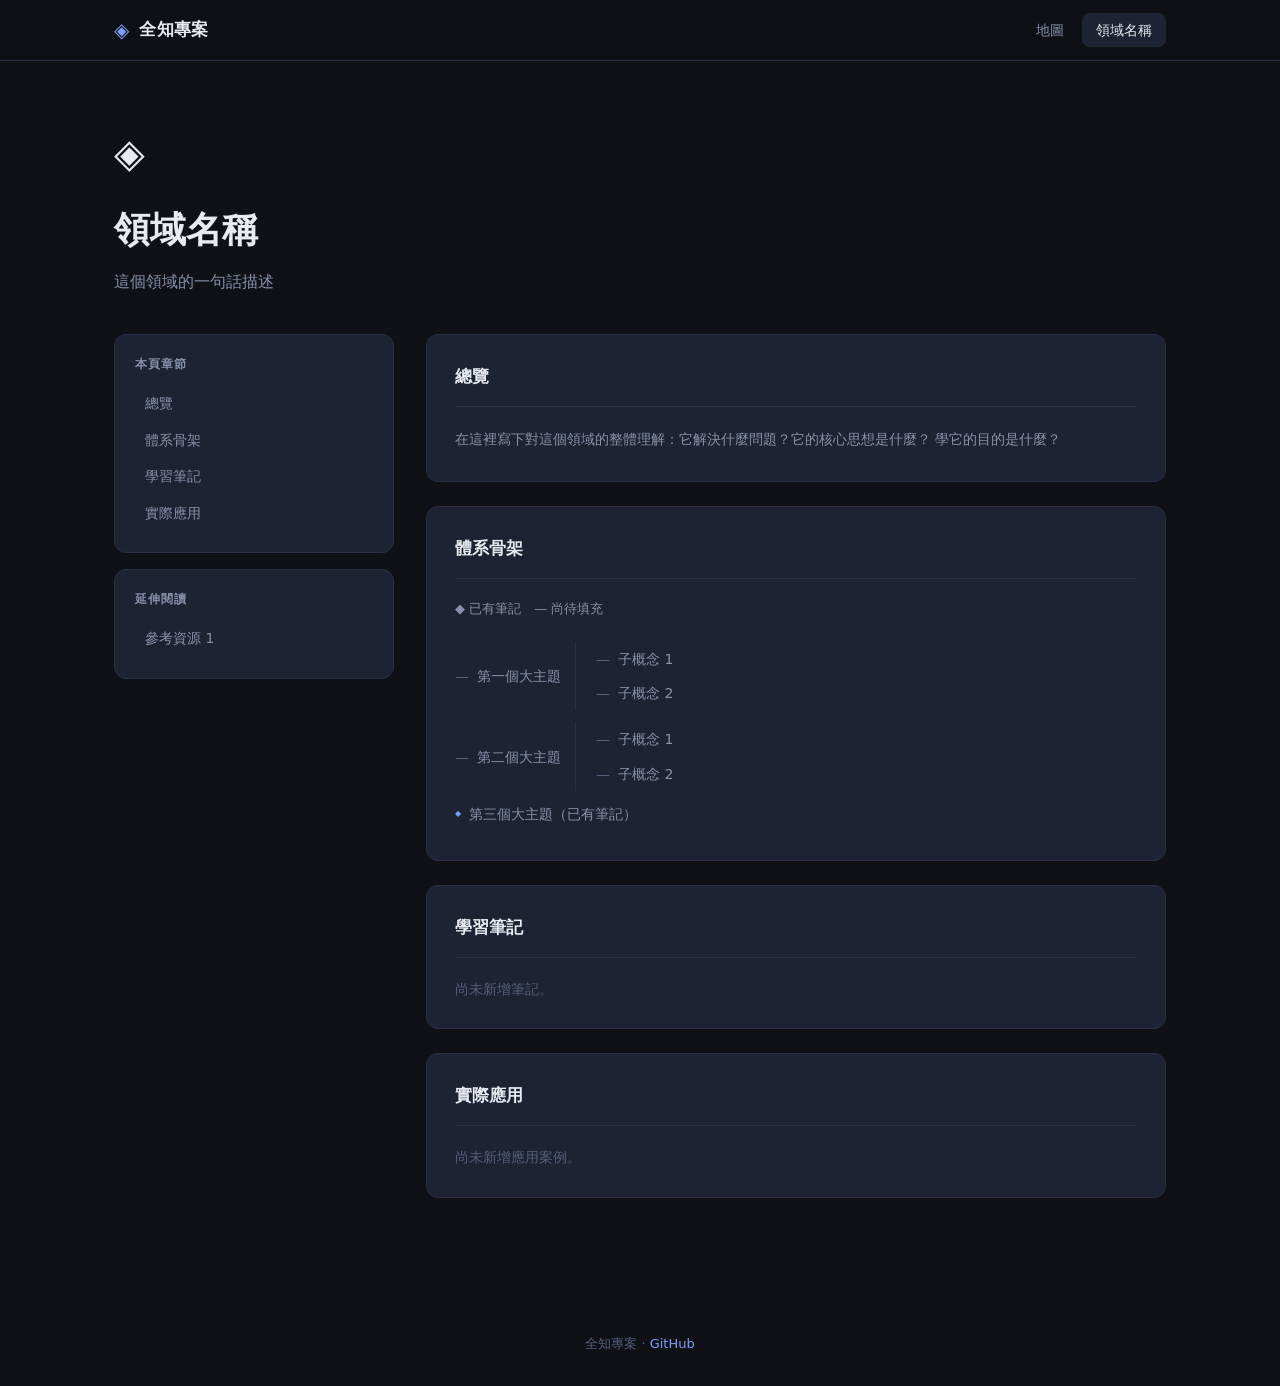
<file: template.html>
<!DOCTYPE html>
<html lang="zh-Hant">
<head>
  <meta charset="UTF-8" />
  <meta name="viewport" content="width=device-width, initial-scale=1.0" />
  <!-- EDIT: 頁面標題 -->
  <title>【領域名稱】· 全知專案</title>
  <link rel="stylesheet" href="../../css/style.css" />
  <!--
    ★ 使用說明 ★
    1. 複製這個檔案到 domains/[領域slug]/ 資料夾，並重命名為 index.html
    2. 搜尋「EDIT:」並依指示填入內容
    3. <link> 與 <script> 的路徑：
       - 如果是 domains/xxx/index.html  → 使用 ../../css/ 和 ../../js/
       - 如果是根目錄的頁面              → 使用 css/ 和 js/
  -->
</head>
<body>

  <header class="site-header">
    <div class="header-inner">
      <div class="logo">
        <a href="../../index.html" style="display:flex;align-items:center;gap:10px;color:inherit;text-decoration:none;">
          <span class="logo-icon">◈</span>
          <span class="logo-text">全知專案</span>
        </a>
      </div>
      <nav class="site-nav">
        <a href="../../index.html" class="nav-link">地圖</a>
        <!-- EDIT: 將「領域名稱」替換為此領域的名稱 -->
        <a href="index.html" class="nav-link active">領域名稱</a>
      </nav>
    </div>
  </header>

  <main>

    <div class="domain-page-header">
      <!-- EDIT: 領域圖示 (emoji) -->
      <span class="domain-page-icon">◈</span>
      <!-- EDIT: 領域名稱 -->
      <h1 class="domain-page-title">領域名稱</h1>
      <!-- EDIT: 一句話描述這個領域 -->
      <p class="domain-page-desc">這個領域的一句話描述</p>
    </div>

    <div class="domain-content">

      <!-- Sidebar：目錄導覽 -->
      <aside class="domain-sidebar">
        <div class="sidebar-section">
          <div class="sidebar-title">本頁章節</div>
          <!-- EDIT: 依照下方 map-section 的章節新增連結 -->
          <a href="#overview" class="sidebar-link">總覽</a>
          <a href="#map" class="sidebar-link">體系骨架</a>
          <a href="#notes" class="sidebar-link">學習筆記</a>
          <a href="#applications" class="sidebar-link">實際應用</a>
        </div>
        <div class="sidebar-section">
          <div class="sidebar-title">延伸閱讀</div>
          <!-- EDIT: 加入相關資源連結 -->
          <a href="#" class="sidebar-link">參考資源 1</a>
        </div>
      </aside>

      <!-- Main Content -->
      <div class="domain-main-content">

        <!-- ① 總覽 -->
        <section class="map-section" id="overview">
          <h2 class="map-title">總覽</h2>
          <!-- EDIT: 用 2-3 段話說明這個領域是什麼、為什麼重要 -->
          <p style="color:var(--text-muted);font-size:14px;line-height:1.8;">
            在這裡寫下對這個領域的整體理解：它解決什麼問題？它的核心思想是什麼？
            學它的目的是什麼？
          </p>
        </section>

        <!-- ② 體系骨架 -->
        <section class="map-section" id="map">
          <h2 class="map-title">體系骨架</h2>
          <p style="color:var(--text-muted);font-size:13px;margin-bottom:16px;">
            ◆ 已有筆記　— 尚待填充
          </p>
          <!-- EDIT: 用樹狀清單列出這個領域的主要概念架構 -->
          <ul class="map-tree">
            <li>第一個大主題
              <ul class="subtree">
                <li>子概念 1</li>
                <li>子概念 2</li>
              </ul>
            </li>
            <li>第二個大主題
              <ul class="subtree">
                <li>子概念 1</li>
                <li>子概念 2</li>
              </ul>
            </li>
            <li class="filled"><a href="#">第三個大主題（已有筆記）</a></li>
          </ul>
        </section>

        <!-- ③ 學習筆記 -->
        <section class="map-section" id="notes">
          <h2 class="map-title">學習筆記</h2>
          <!-- EDIT: 把這裡替換成你的實際筆記內容 -->
          <p style="color:var(--text-dim);font-size:14px;">尚未新增筆記。</p>
        </section>

        <!-- ④ 實際應用 -->
        <section class="map-section" id="applications">
          <h2 class="map-title">實際應用</h2>
          <!-- EDIT: 記錄你用這個領域知識解決的真實問題 -->
          <p style="color:var(--text-dim);font-size:14px;">尚未新增應用案例。</p>
        </section>

      </div>
    </div>
  </main>

  <footer class="site-footer">
    <p>全知專案 · <a href="https://github.com/Risch315815/Know_All" target="_blank">GitHub</a></p>
  </footer>

</body>
</html>
</file>
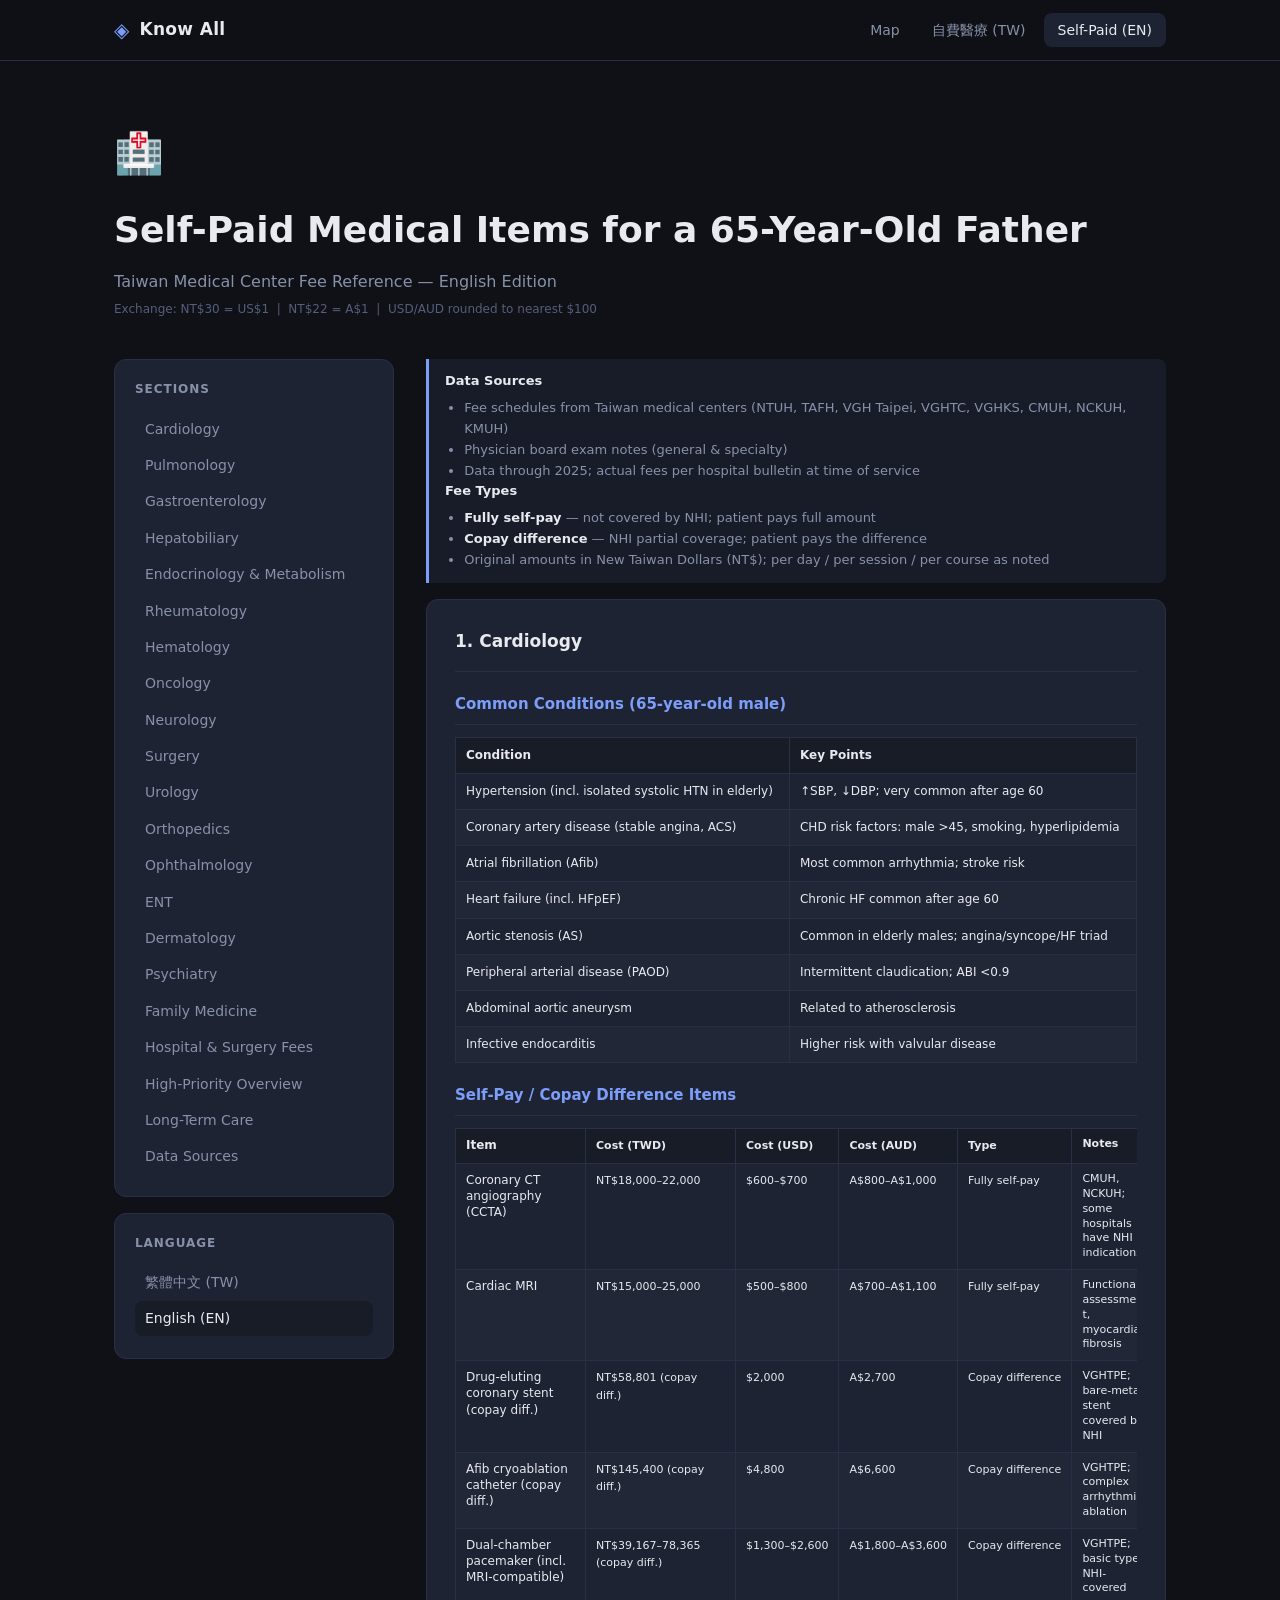
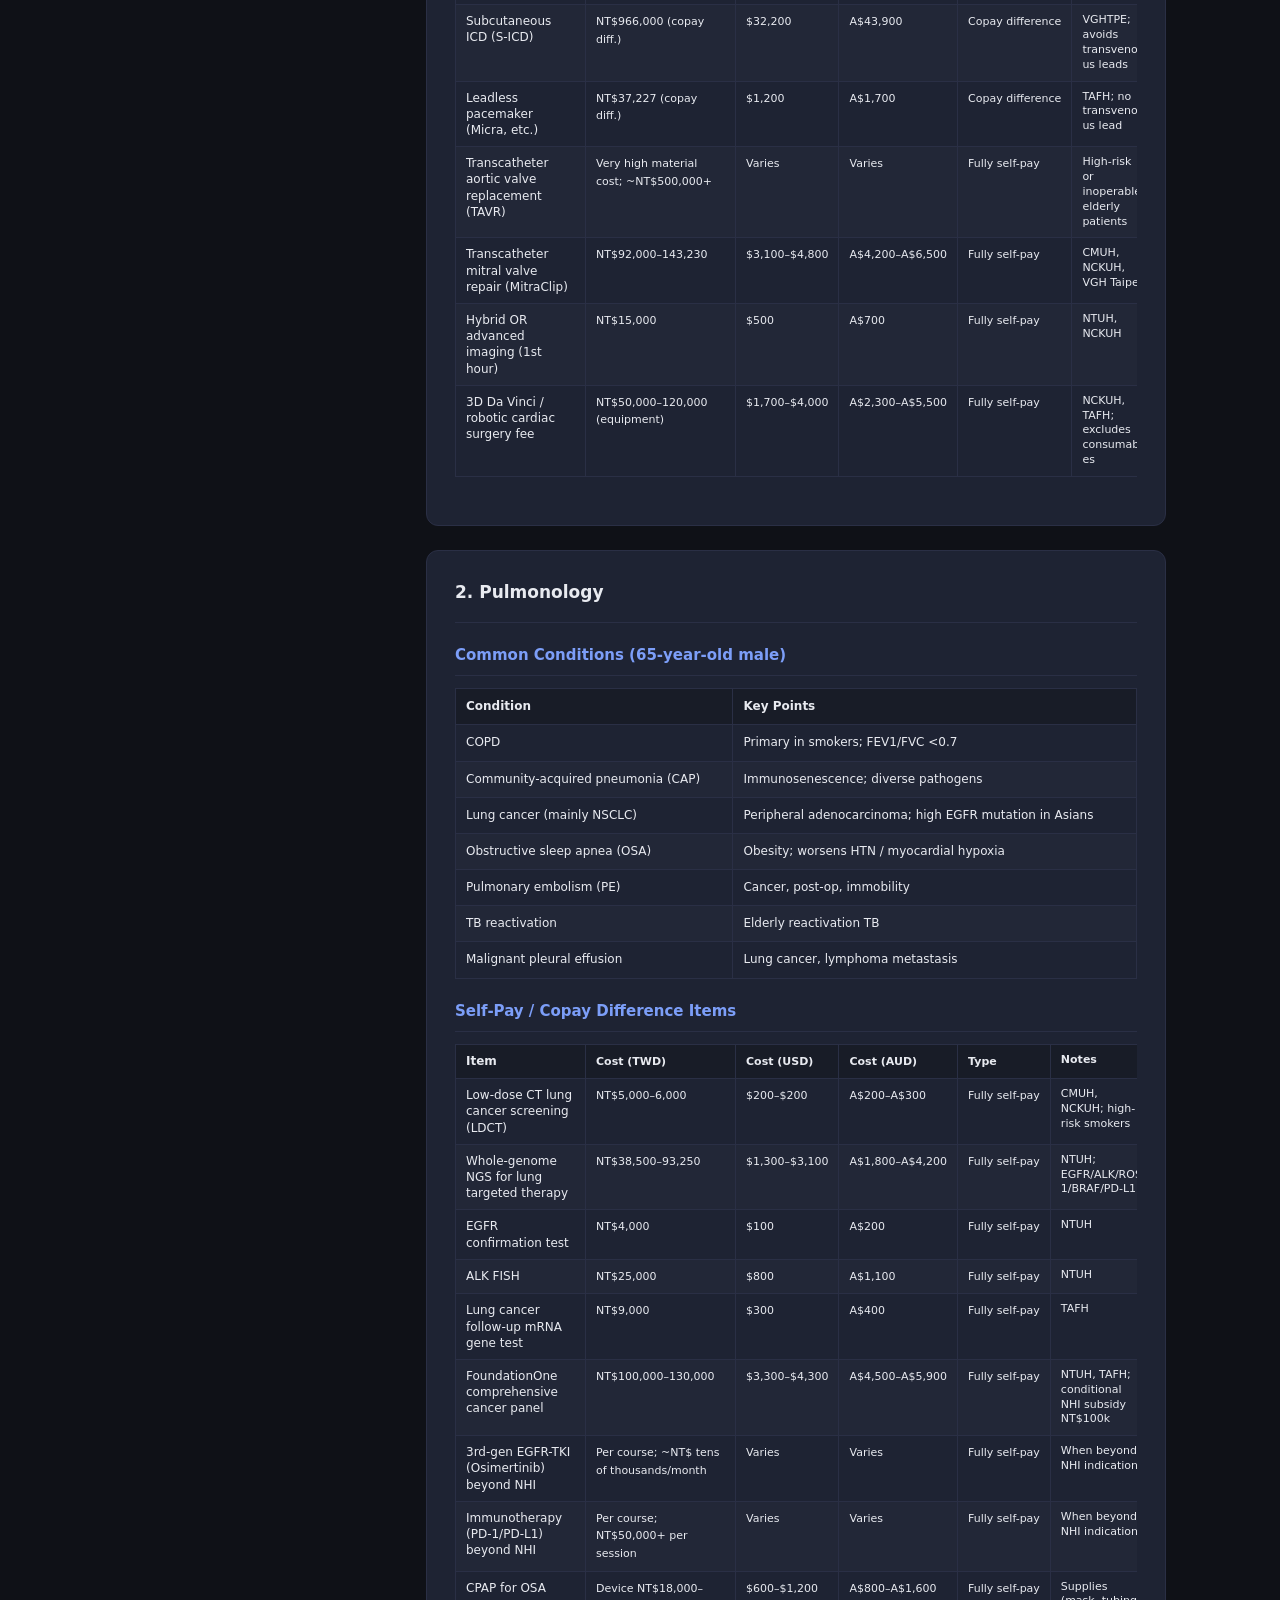
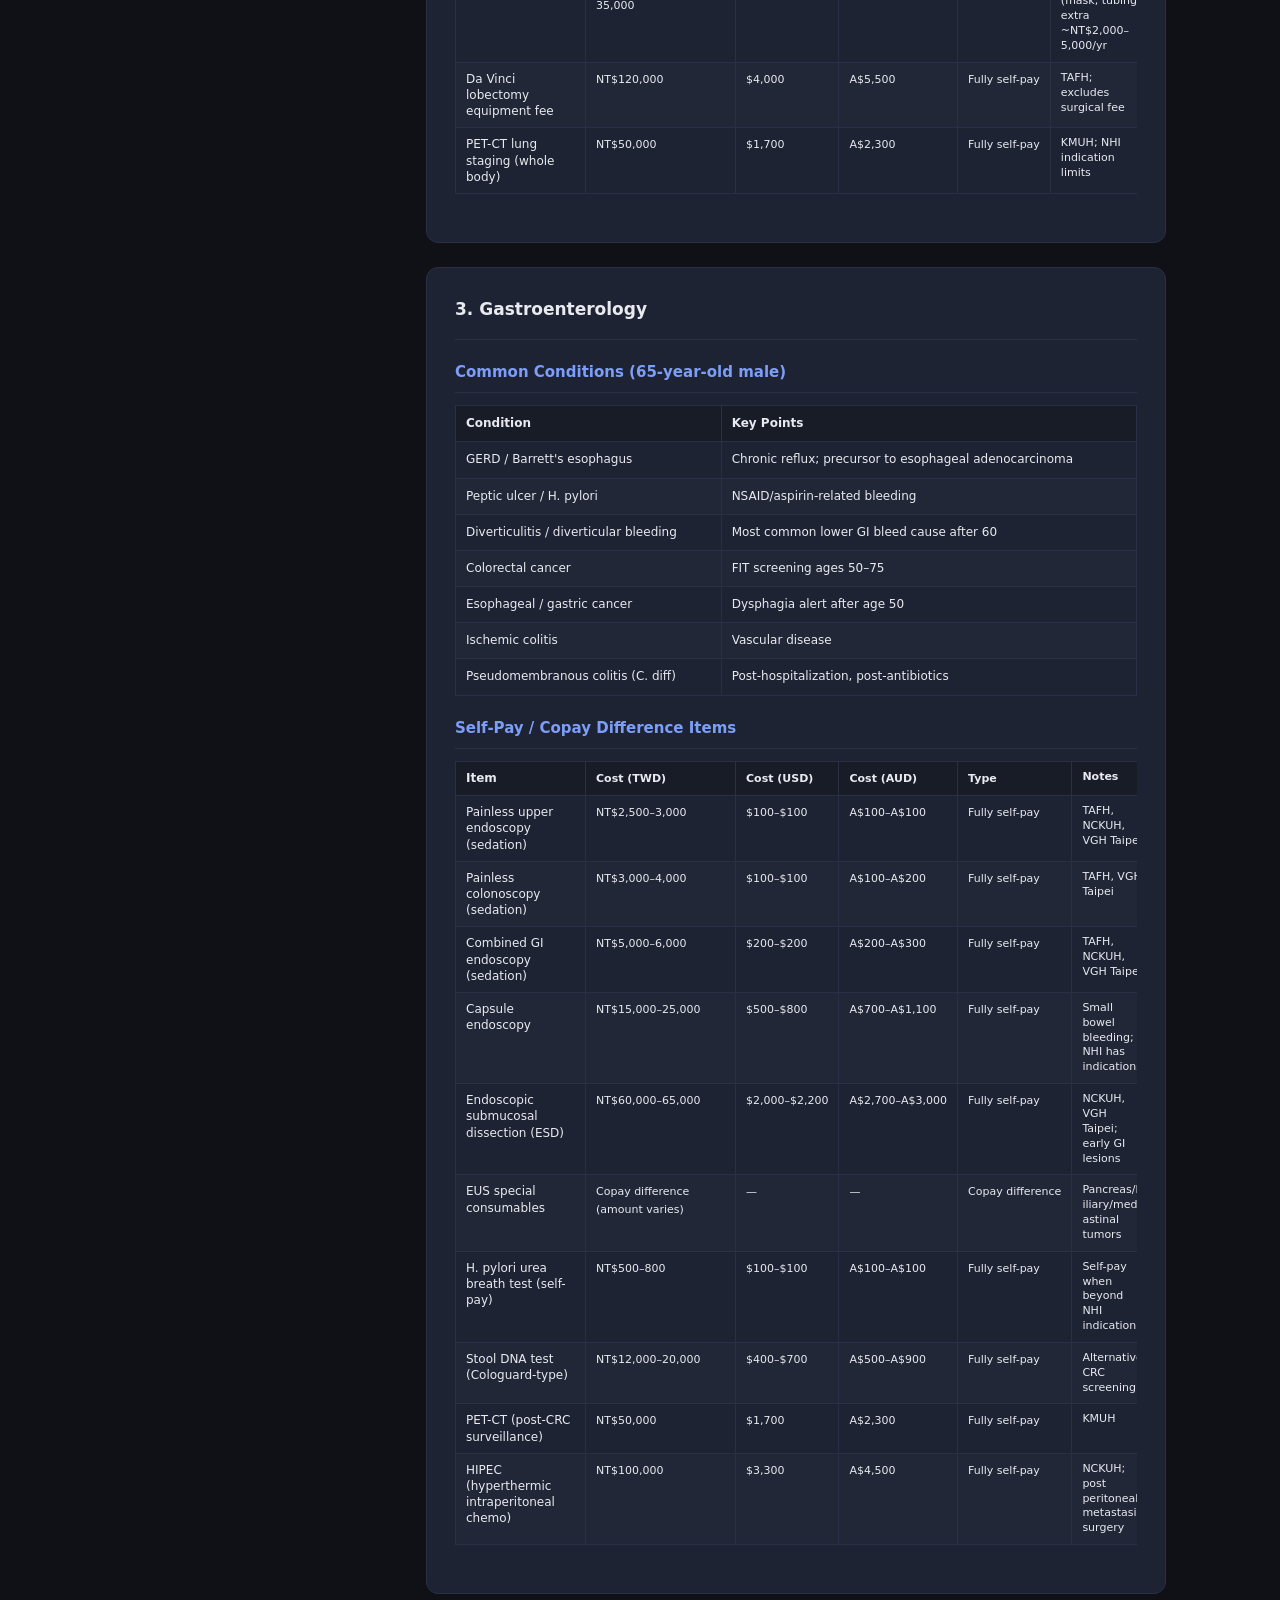
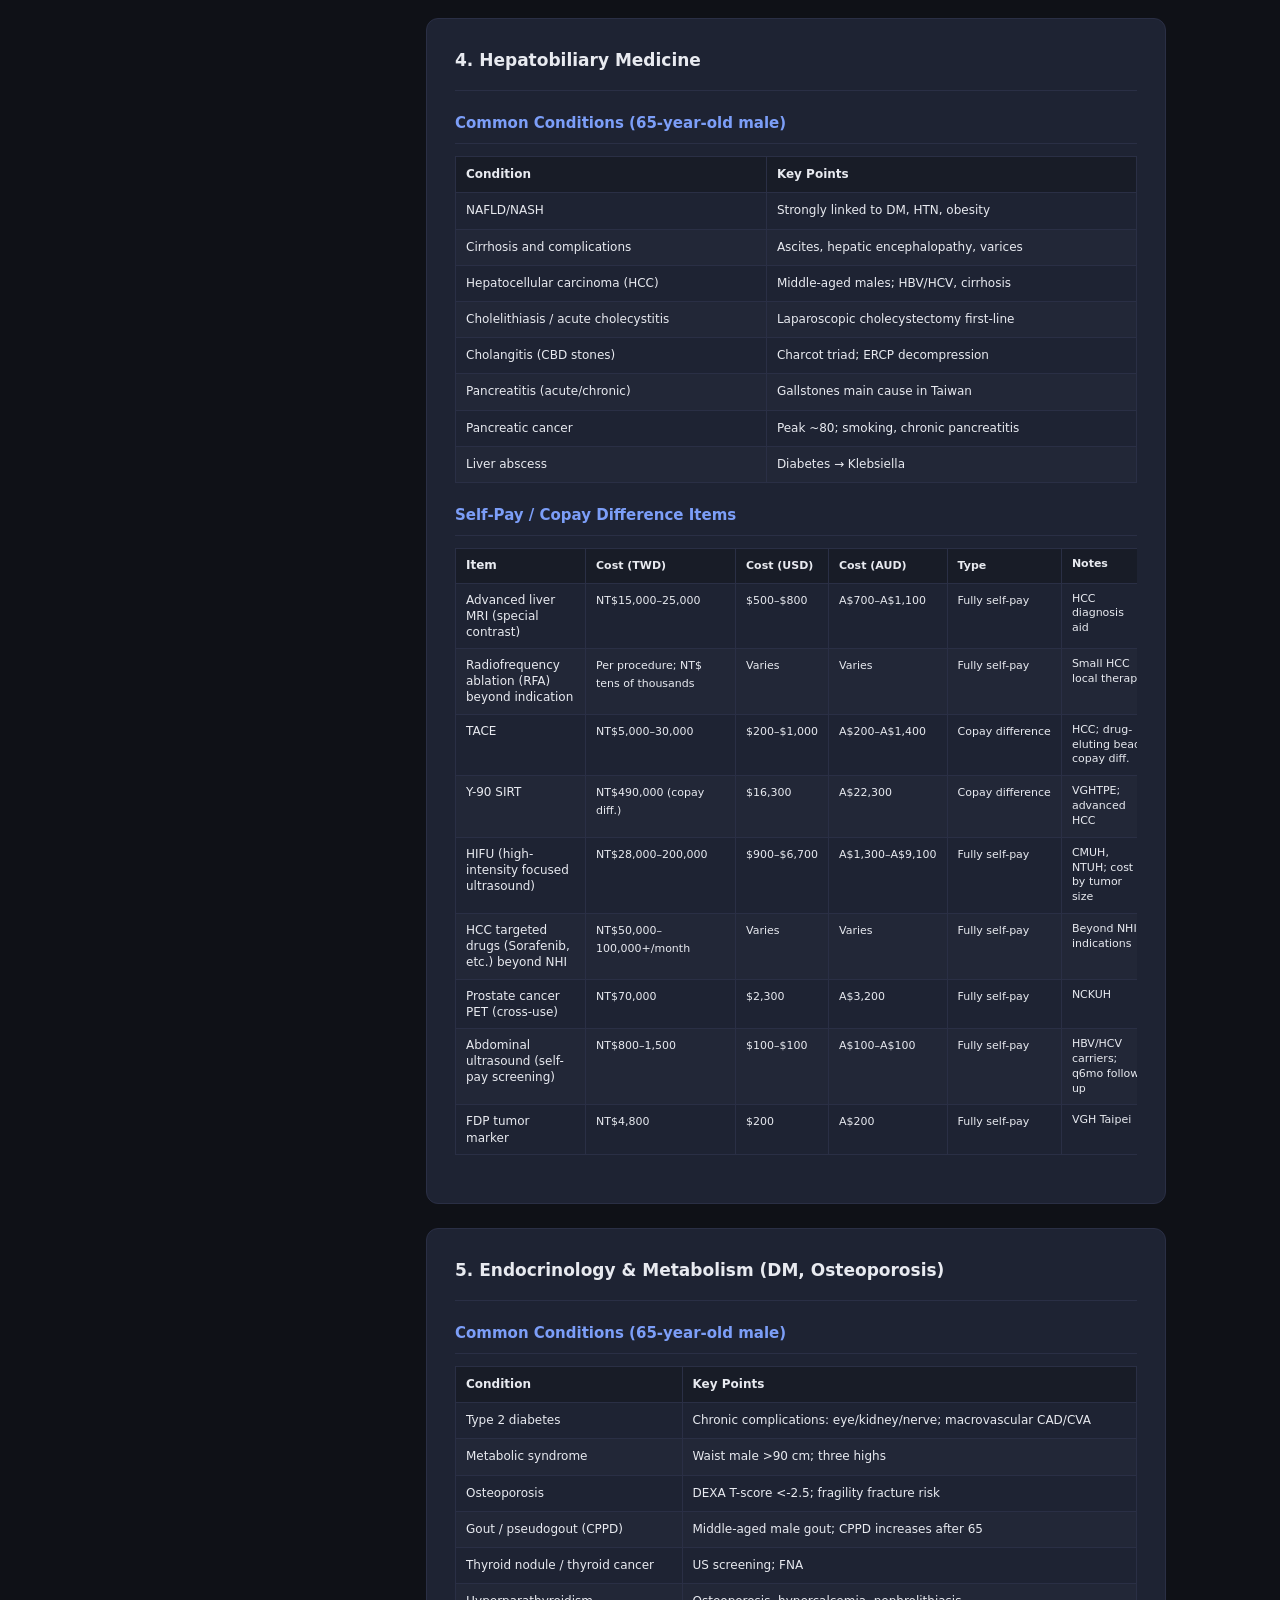
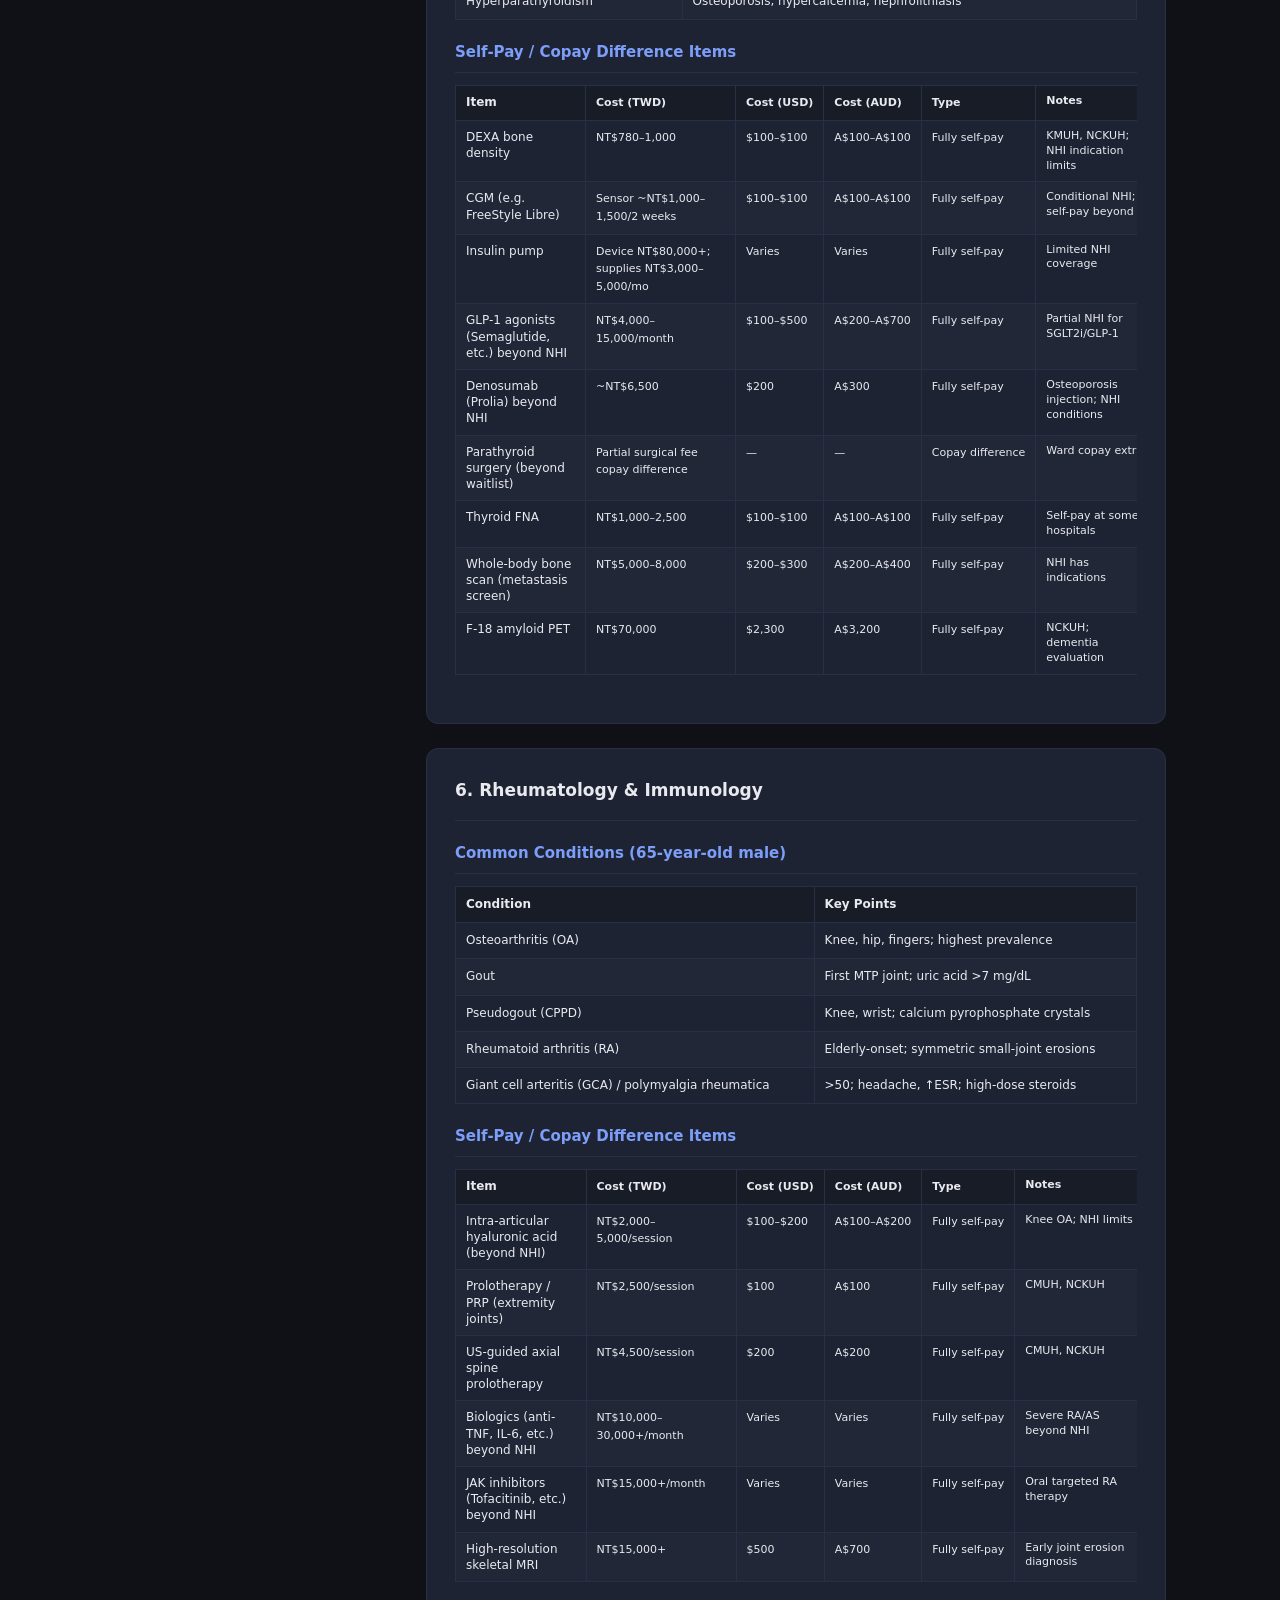
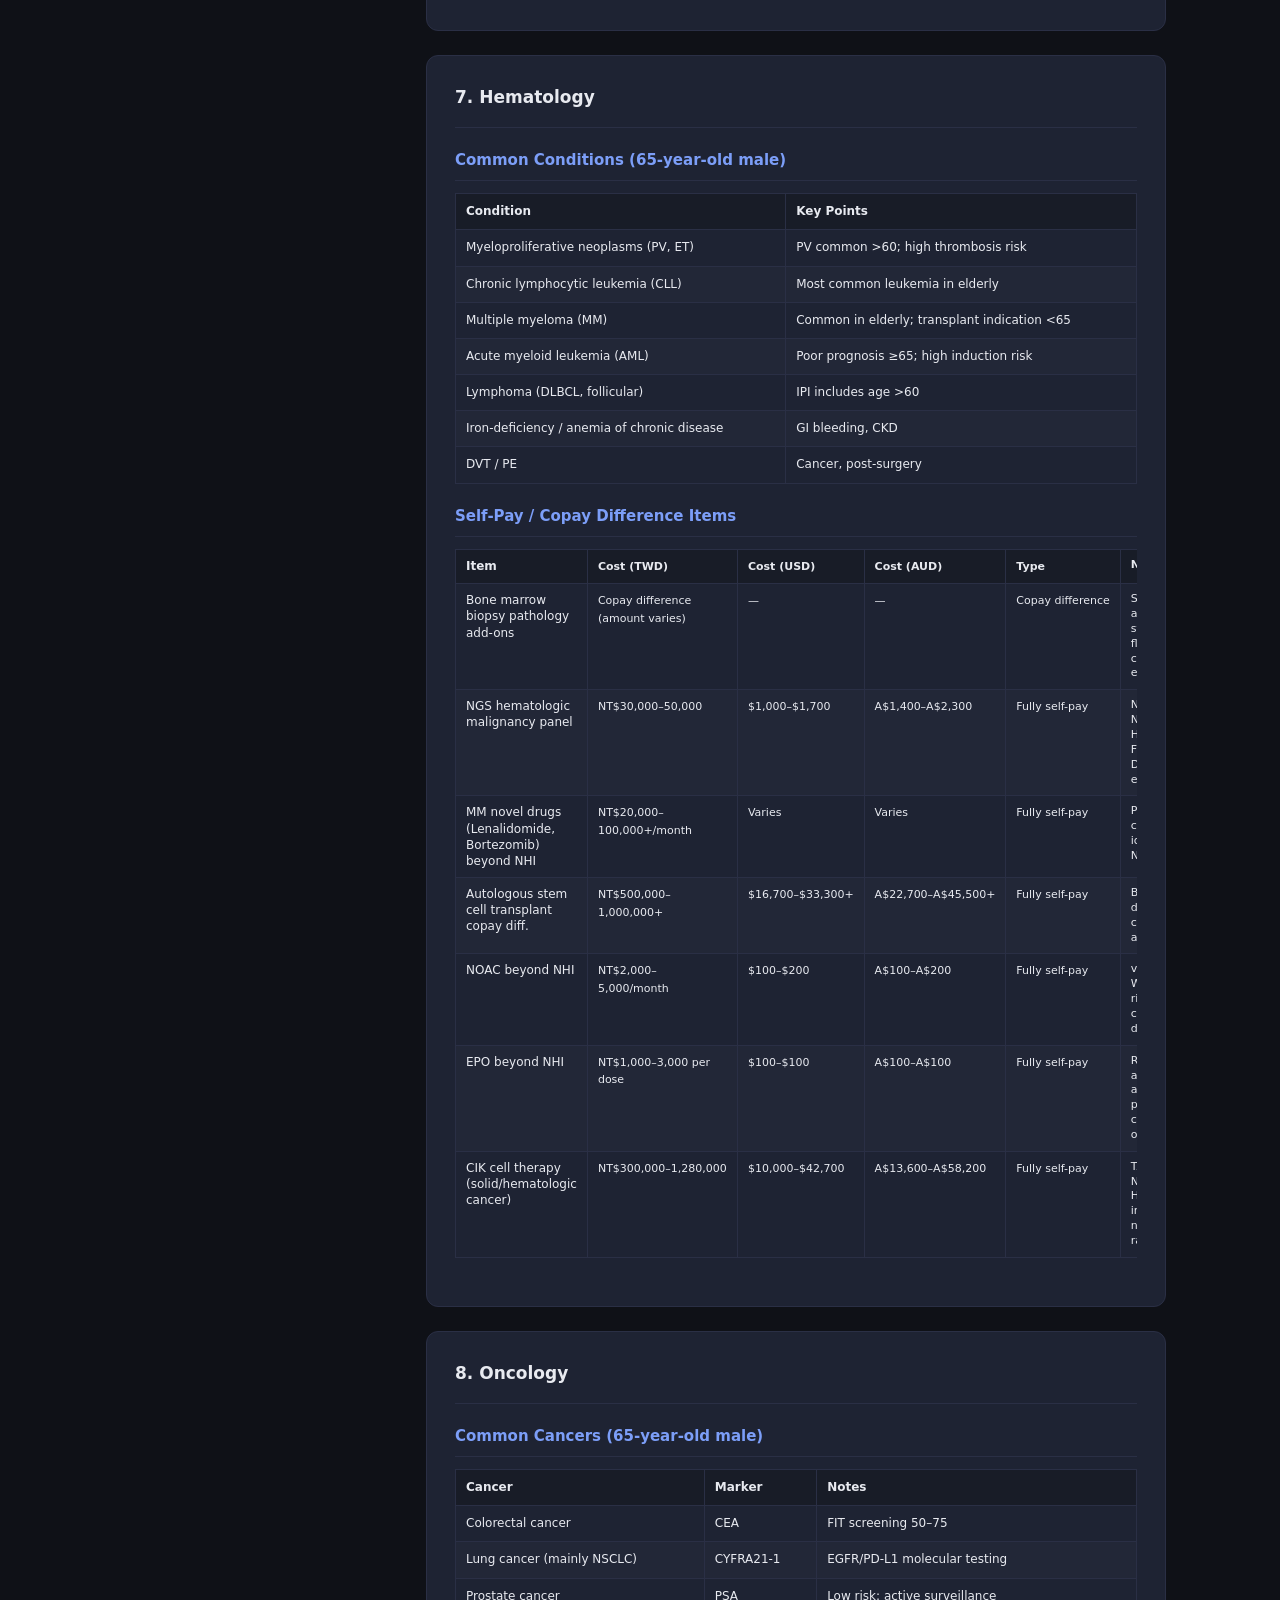
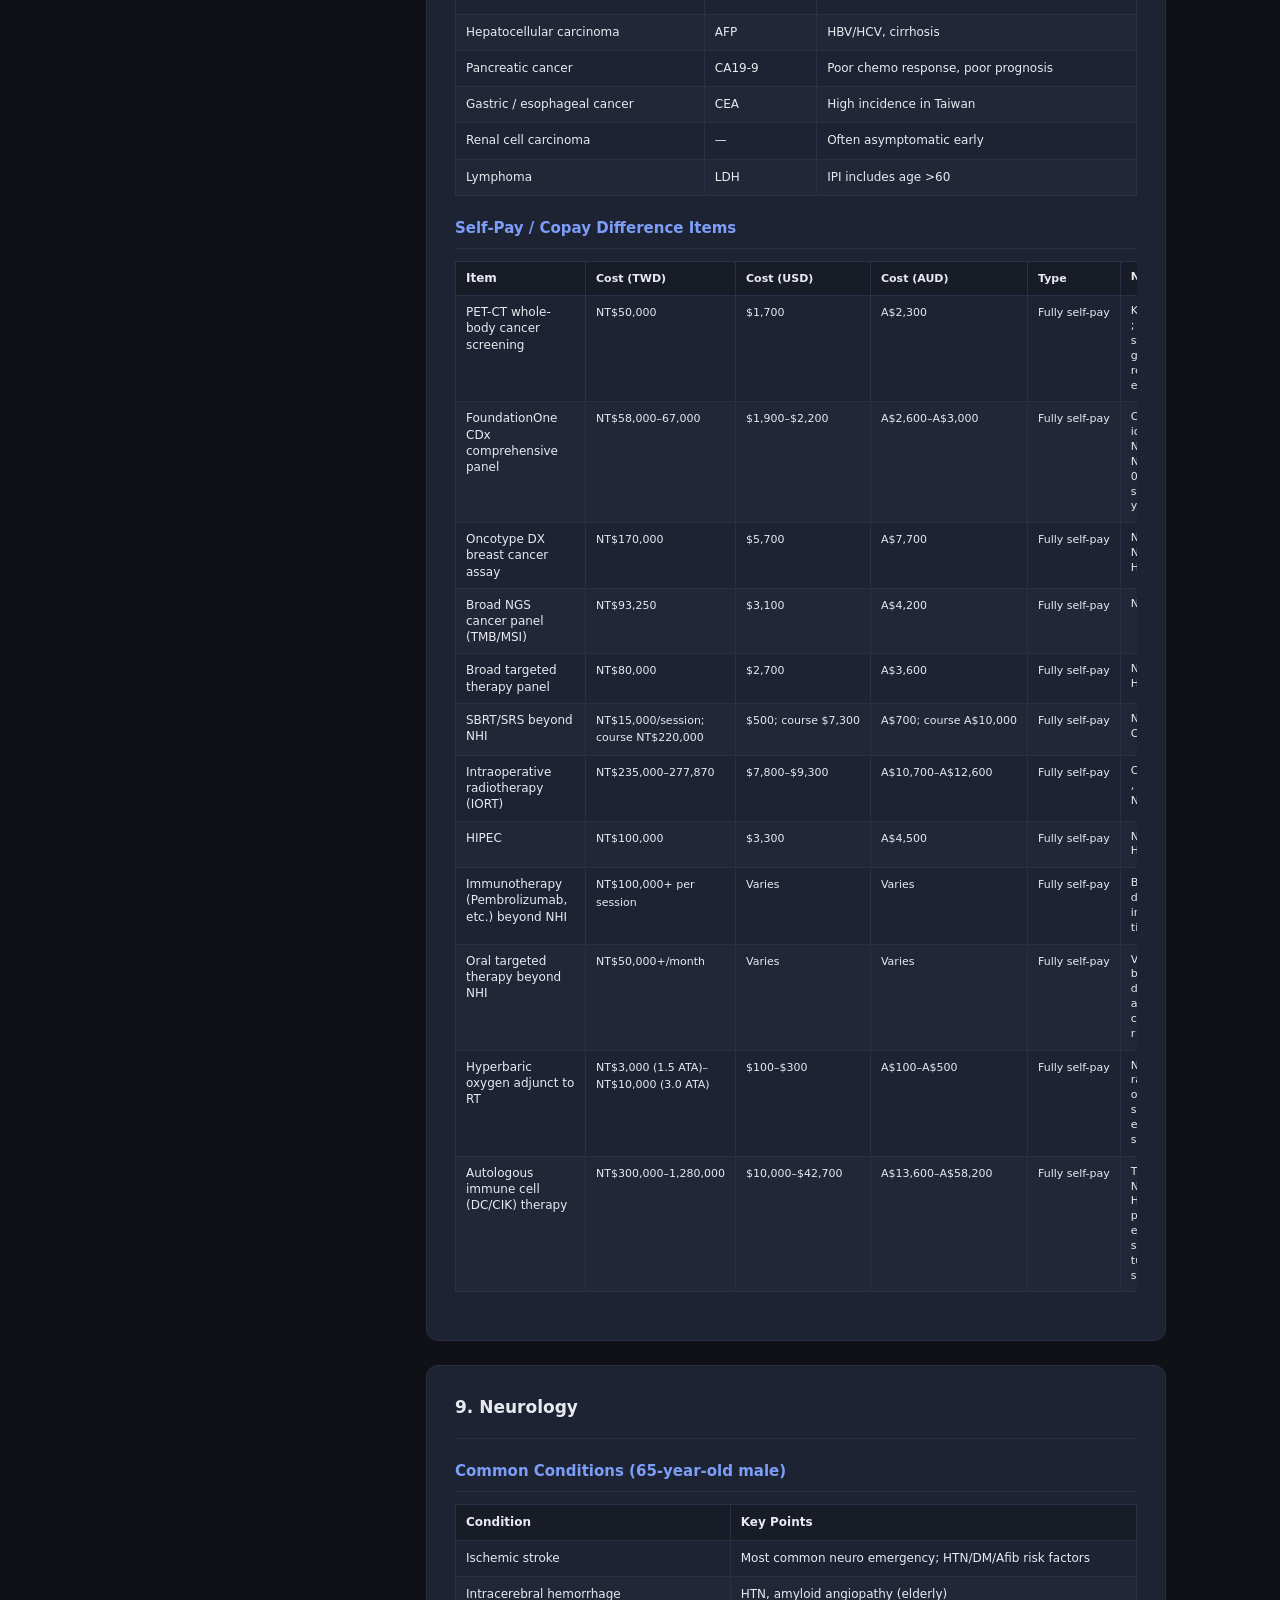
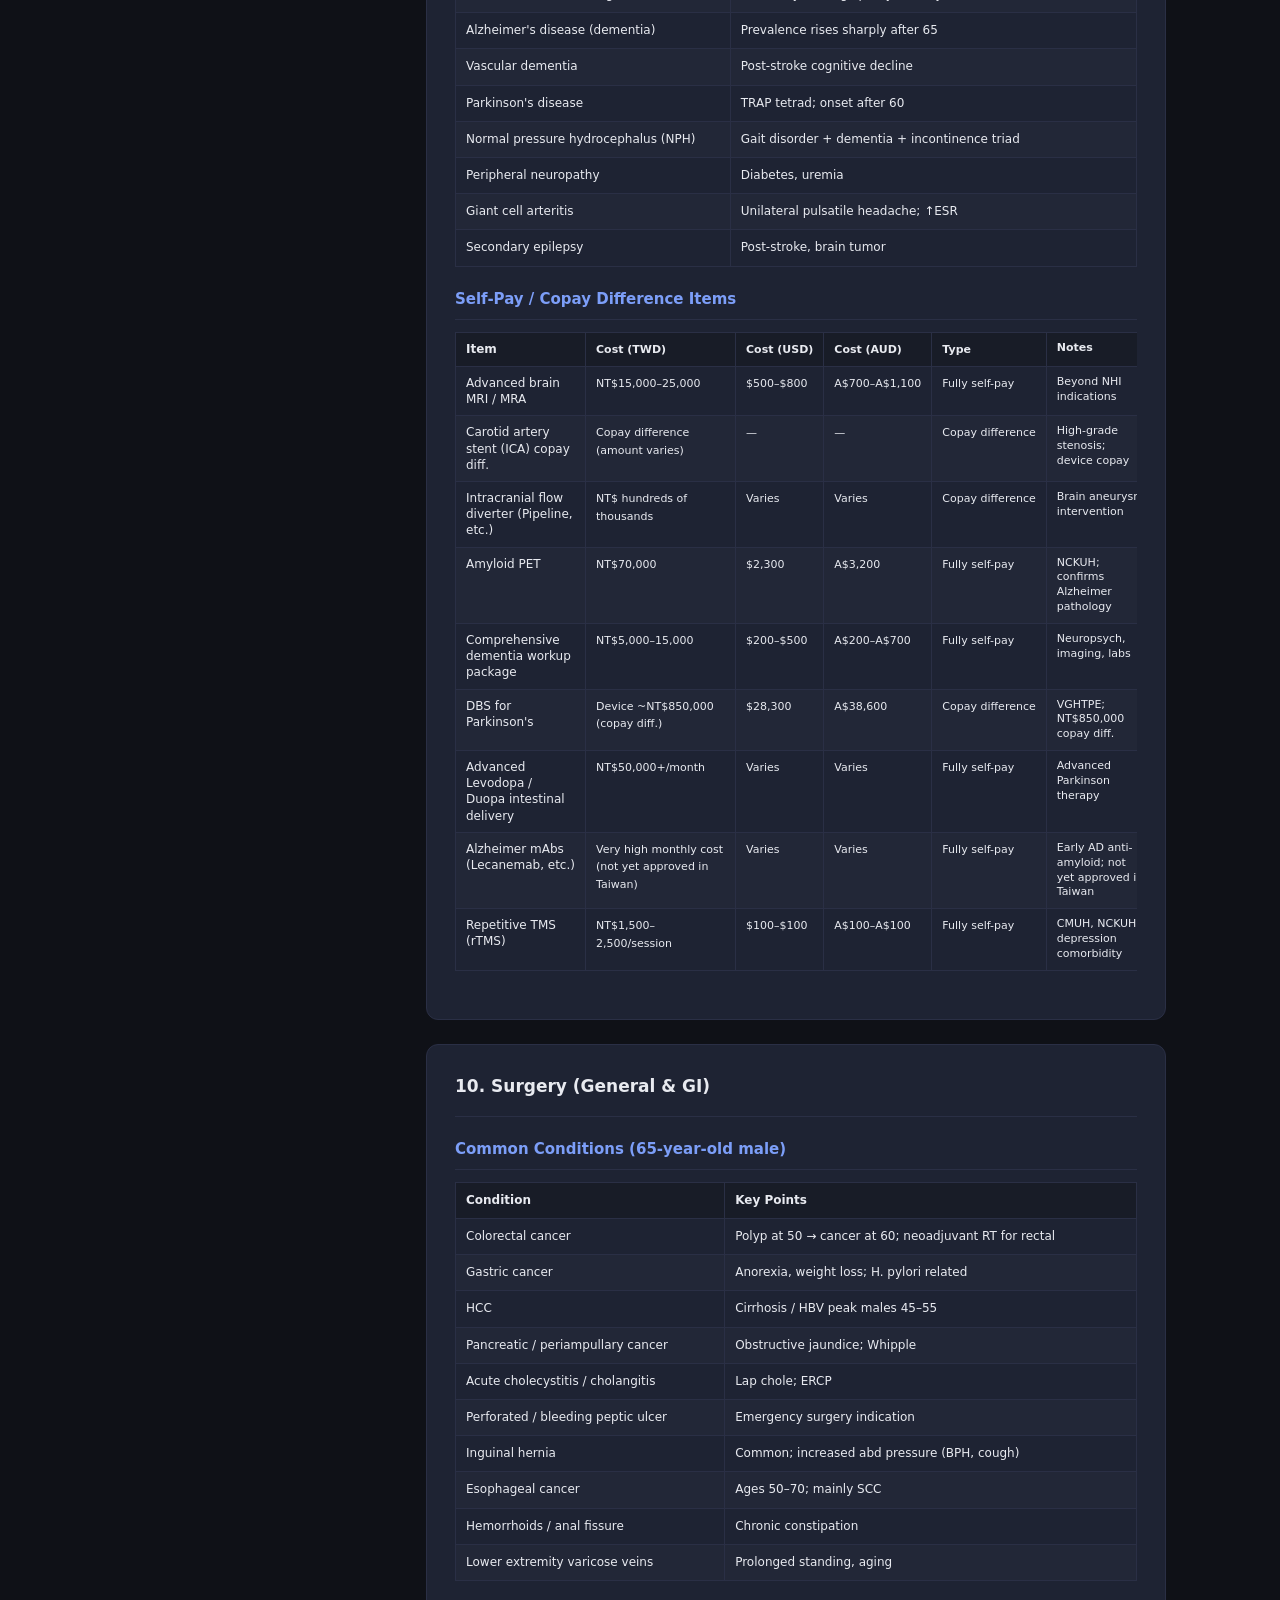
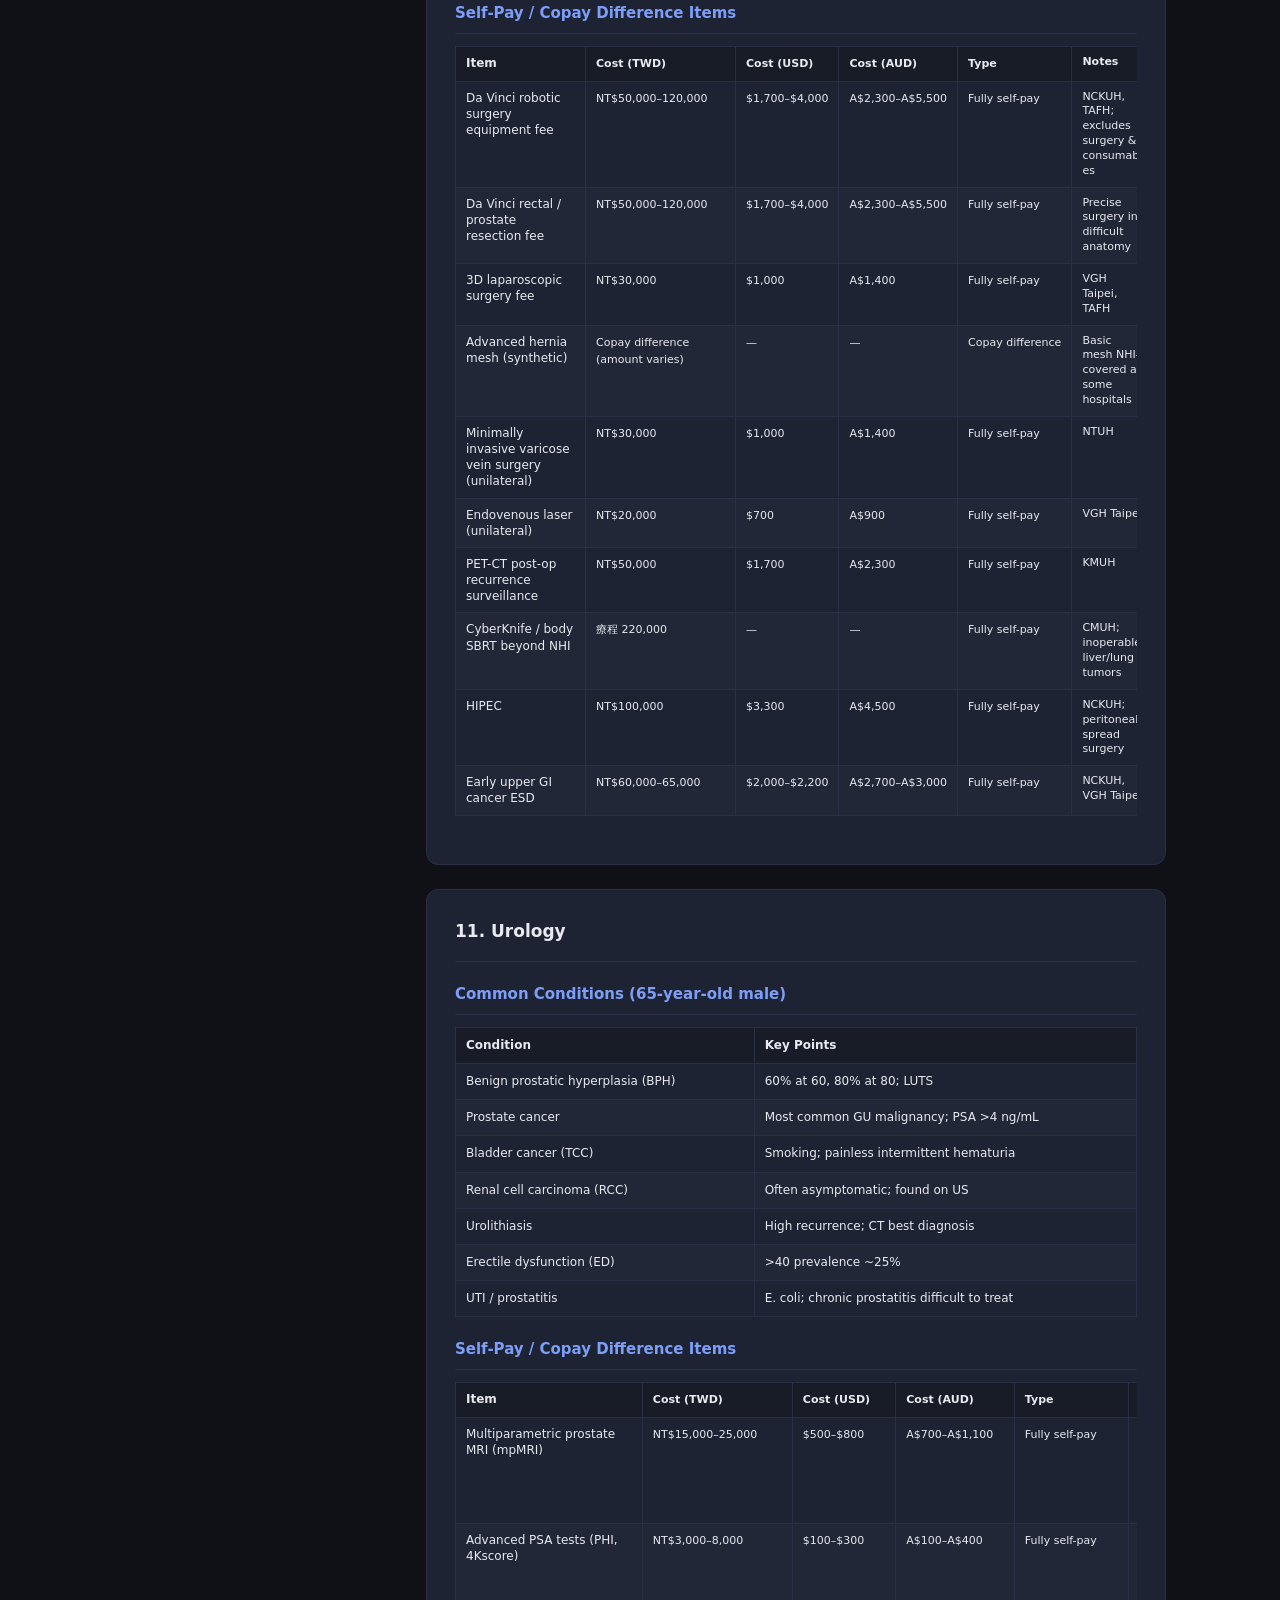
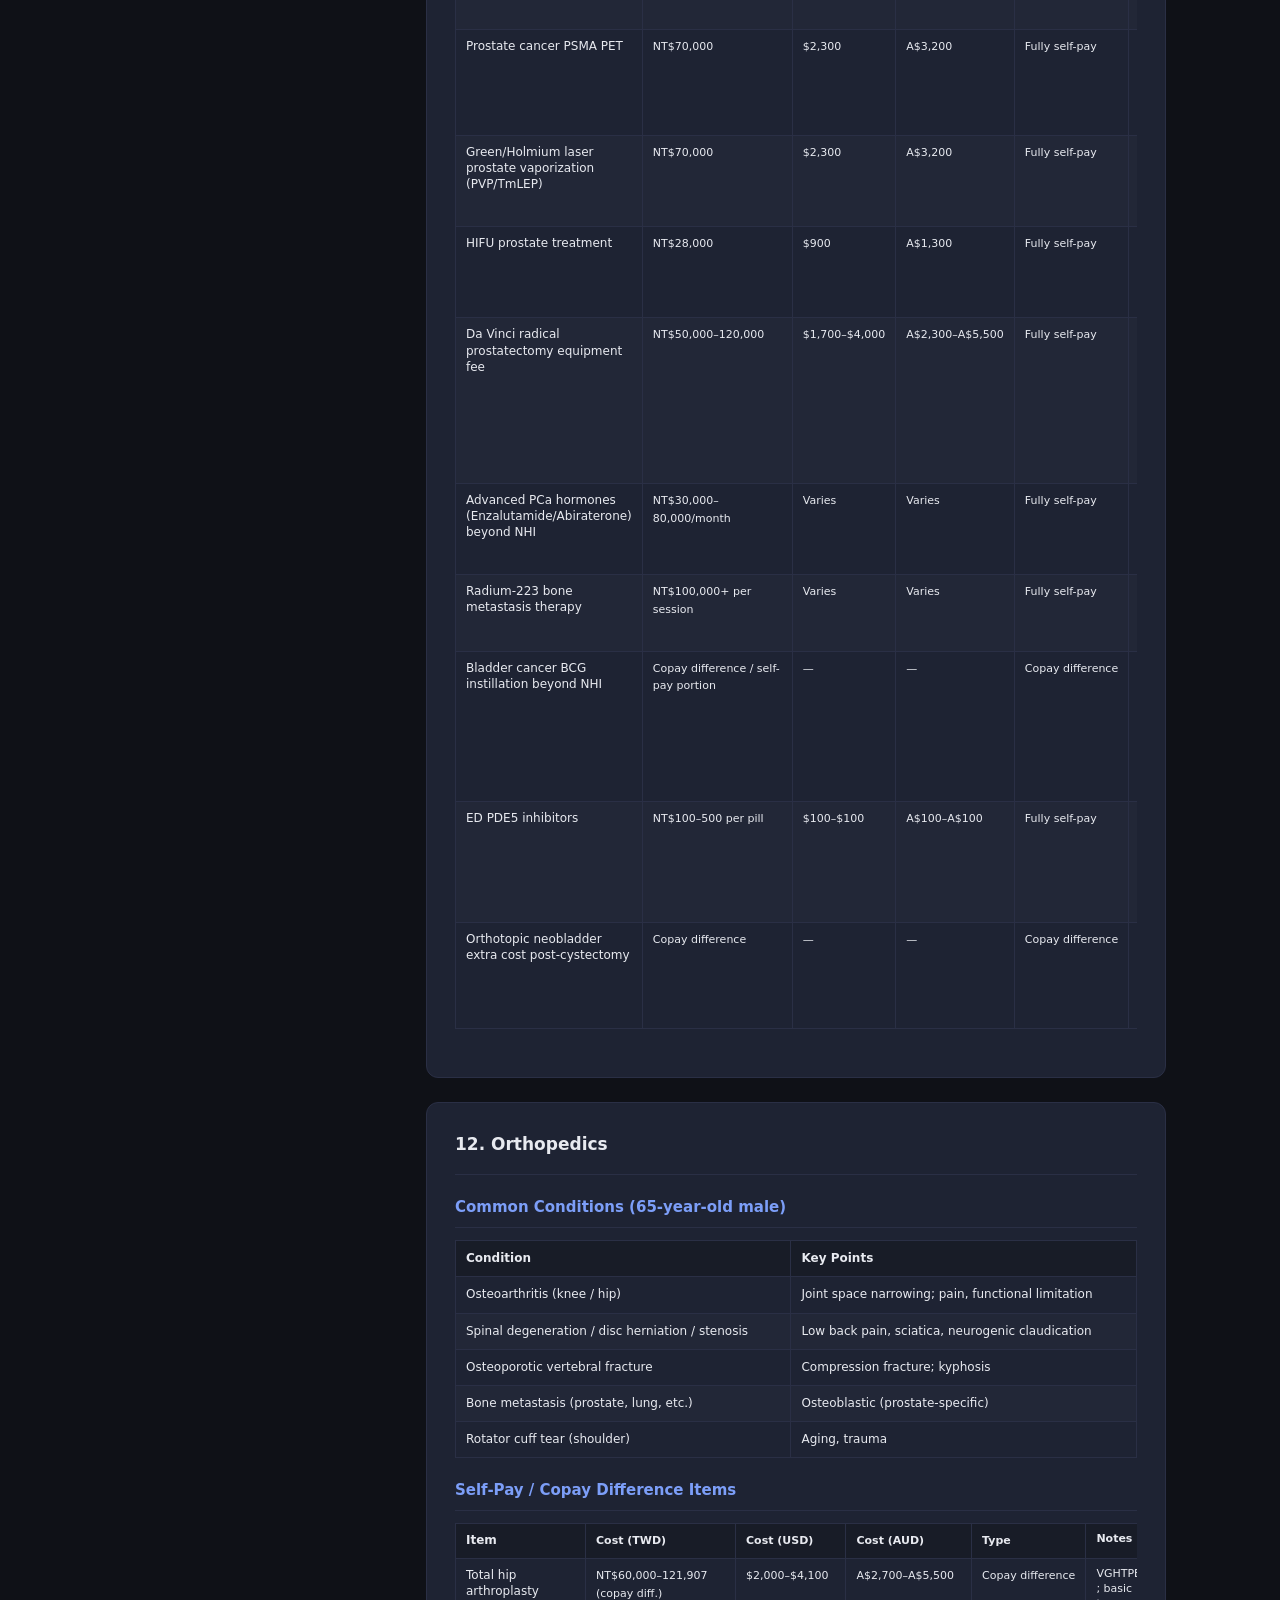
<file: domains/Self-Paid Medical Tx_TW/en.html>
<!DOCTYPE html>
<html lang="en">
<head>
  <meta charset="UTF-8" />
  <meta name="viewport" content="width=device-width, initial-scale=1.0" />
  <title>Self-Paid Medical Items for a 65-Year-Old Father · Know All</title>
  <link rel="stylesheet" href="../../css/style.css" />
  <style>
    .sub-title {
      font-size: 15px; font-weight: 600; color: var(--accent);
      margin: 20px 0 12px; padding-bottom: 8px;
      border-bottom: 1px solid var(--border);
    }
    .note {
      background: rgba(124, 158, 248, 0.08);
      border-left: 3px solid var(--accent);
      padding: 12px 16px; margin-bottom: 16px;
      border-radius: 0 var(--radius-sm) var(--radius-sm) 0;
      font-size: 13px; color: var(--text-muted);
    }
    .note p { margin: 4px 0; }
    .note ul { margin: 6px 0 0 1.2rem; }
    .note strong { color: var(--text); }
    .fx-banner {
      font-size: 12px; color: var(--text-dim); margin-top: 6px;
    }
    .table-wrap { overflow-x: auto; margin: 12px 0 20px; -webkit-overflow-scrolling: touch; }
    .med-table {
      width: 100%; border-collapse: collapse; font-size: 12px;
      table-layout: auto;
    }
    .med-table.cost { min-width: 700px; }
    .med-table.cost th:nth-child(1), .med-table.cost td:nth-child(1) { min-width: 130px; max-width: 200px; line-height: 1.35; }
    .med-table.cost th:nth-child(2), .med-table.cost td:nth-child(2) { width: 1%; min-width: 150px; max-width: 200px; white-space: normal; word-break: break-word; font-size: 11px; }
    .med-table.cost th:nth-child(3), .med-table.cost td:nth-child(3),
    .med-table.cost th:nth-child(4), .med-table.cost td:nth-child(4),
    .med-table.cost th:nth-child(5), .med-table.cost td:nth-child(5) { width: 1%; white-space: nowrap; font-size: 11px; }
    .med-table.cost th:nth-child(6), .med-table.cost td:nth-child(6) { width: 20%; max-width: 220px; line-height: 1.35; font-size: 11px; word-break: break-word; }
    #priority .med-table.cost th:nth-child(1), #priority .med-table.cost td:nth-child(1) { width: 1%; white-space: nowrap; }
    #priority .med-table.cost th:nth-child(2), #priority .med-table.cost td:nth-child(2) { width: 1%; white-space: nowrap; }
    #priority .med-table.cost th:nth-child(3), #priority .med-table.cost td:nth-child(3) { min-width: 120px; max-width: 180px; }
    #priority .med-table.cost th:nth-child(4), #priority .med-table.cost td:nth-child(4) { width: 1%; min-width: 150px; max-width: 200px; white-space: normal; word-break: break-word; font-size: 11px; }
    #priority .med-table.cost td:nth-child(4).num { white-space: normal; word-break: break-word; }
    #priority .med-table.cost th:nth-child(5), #priority .med-table.cost td:nth-child(5),
    #priority .med-table.cost th:nth-child(6), #priority .med-table.cost td:nth-child(6) { width: 1%; white-space: nowrap; font-size: 11px; }
    .med-table th, .med-table td {
      border: 1px solid var(--border); padding: 8px 10px;
      text-align: left; vertical-align: top;
    }
    .med-table th {
      background: var(--bg-surface); font-weight: 600;
      color: var(--text); white-space: nowrap;
    }
    .med-table tr:nth-child(even) td { background: rgba(255,255,255,0.02); }
    .med-table td.num { white-space: nowrap; font-variant-numeric: tabular-nums; }
    .med-table.cost td:nth-child(2).num { white-space: normal; word-break: break-word; }
    .summary-box {
      background: rgba(230, 168, 23, 0.1);
      border-left: 3px solid #e6a817;
      padding: 12px 16px; margin-bottom: 16px;
      border-radius: 0 var(--radius-sm) var(--radius-sm) 0;
      font-size: 13px; color: var(--text-muted);
    }
    .page-footer-note {
      font-size: 12px; color: var(--text-dim); margin-top: 24px;
      padding-top: 16px; border-top: 1px solid var(--border);
    }
</style>
</head>
<body>

  <header class="site-header">
    <div class="header-inner">
      <div class="logo">
        <a href="../../index.html" style="display:flex;align-items:center;gap:10px;color:inherit;text-decoration:none;">
          <span class="logo-icon">◈</span>
          <span class="logo-text">Know All</span>
        </a>
      </div>
      <nav class="site-nav">
        <a href="../../index.html" class="nav-link">Map</a>
        <a href="index.html" class="nav-link">自費醫療 (TW)</a>
        <a href="en.html" class="nav-link active">Self-Paid (EN)</a>
      </nav>
    </div>
  </header>

  <main>
    <div class="domain-page-header">
      <span class="domain-page-icon">🏥</span>
      <h1 class="domain-page-title">Self-Paid Medical Items for a 65-Year-Old Father</h1>
      <p class="domain-page-desc">Taiwan Medical Center Fee Reference — English Edition</p>
      <p class="fx-banner">Exchange: NT$30 = US$1 &nbsp;|&nbsp; NT$22 = A$1 &nbsp;|&nbsp; USD/AUD rounded to nearest $100</p>
    </div>

    <div class="domain-content">
      <aside class="domain-sidebar">
        <div class="sidebar-section">
          <div class="sidebar-title">Sections</div>
          <a href="#cardiology" class="sidebar-link">Cardiology</a>
          <a href="#pulmonology" class="sidebar-link">Pulmonology</a>
          <a href="#gi" class="sidebar-link">Gastroenterology</a>
          <a href="#hepatobiliary" class="sidebar-link">Hepatobiliary</a>
          <a href="#metabolism" class="sidebar-link">Endocrinology & Metabolism</a>
          <a href="#rheumatology" class="sidebar-link">Rheumatology</a>
          <a href="#hematology" class="sidebar-link">Hematology</a>
          <a href="#oncology" class="sidebar-link">Oncology</a>
          <a href="#neurology" class="sidebar-link">Neurology</a>
          <a href="#surgery" class="sidebar-link">Surgery</a>
          <a href="#urology" class="sidebar-link">Urology</a>
          <a href="#orthopedics" class="sidebar-link">Orthopedics</a>
          <a href="#ophthalmology" class="sidebar-link">Ophthalmology</a>
          <a href="#ent" class="sidebar-link">ENT</a>
          <a href="#dermatology" class="sidebar-link">Dermatology</a>
          <a href="#psychiatry" class="sidebar-link">Psychiatry</a>
          <a href="#family-medicine" class="sidebar-link">Family Medicine</a>
          <a href="#hospital" class="sidebar-link">Hospital & Surgery Fees</a>
          <a href="#priority" class="sidebar-link">High-Priority Overview</a>
          <a href="#ltc" class="sidebar-link">Long-Term Care</a>
          <a href="#sources" class="sidebar-link">Data Sources</a>
        </div>
        <div class="sidebar-section">
          <div class="sidebar-title">Language</div>
          <a href="index.html" class="sidebar-link">繁體中文 (TW)</a>
          <a href="en.html" class="sidebar-link active">English (EN)</a>
        </div>
      </aside>

      <div class="domain-main-content">
        <div class="note">
  <strong>Data Sources</strong>
  <ul>
    <li>Fee schedules from Taiwan medical centers (NTUH, TAFH, VGH Taipei, VGHTC, VGHKS, CMUH, NCKUH, KMUH)</li>
    <li>Physician board exam notes (general &amp; specialty)</li>
    <li>Data through 2025; actual fees per hospital bulletin at time of service</li>
  </ul>
  <strong>Fee Types</strong>
  <ul>
    <li><strong>Fully self-pay</strong> — not covered by NHI; patient pays full amount</li>
    <li><strong>Copay difference</strong> — NHI partial coverage; patient pays the difference</li>
    <li>Original amounts in New Taiwan Dollars (NT$); per day / per session / per course as noted</li>
  </ul>
</div>

<section class="map-section" id="cardiology"><h2 class="map-title">1. Cardiology</h2>
<h3 class="sub-title">Common Conditions (65-year-old male)</h3>
<div class="table-wrap"><table class="med-table"><thead><tr><th>Condition</th><th>Key Points</th></tr></thead><tbody>
<tr><td>Hypertension (incl. isolated systolic HTN in elderly)</td><td>↑SBP, ↓DBP; very common after age 60</td></tr>
<tr><td>Coronary artery disease (stable angina, ACS)</td><td>CHD risk factors: male &gt;45, smoking, hyperlipidemia</td></tr>
<tr><td>Atrial fibrillation (Afib)</td><td>Most common arrhythmia; stroke risk</td></tr>
<tr><td>Heart failure (incl. HFpEF)</td><td>Chronic HF common after age 60</td></tr>
<tr><td>Aortic stenosis (AS)</td><td>Common in elderly males; angina/syncope/HF triad</td></tr>
<tr><td>Peripheral arterial disease (PAOD)</td><td>Intermittent claudication; ABI &lt;0.9</td></tr>
<tr><td>Abdominal aortic aneurysm</td><td>Related to atherosclerosis</td></tr>
<tr><td>Infective endocarditis</td><td>Higher risk with valvular disease</td></tr>
</tbody></table></div>
<h3 class="sub-title">Self-Pay / Copay Difference Items</h3>
<div class="table-wrap"><table class="med-table cost"><thead><tr><th>Item</th><th>Cost (TWD)</th><th>Cost (USD)</th><th>Cost (AUD)</th><th>Type</th><th>Notes</th></tr></thead><tbody>
<tr><td>Coronary CT angiography (CCTA)</td><td class='num'>NT$18,000–22,000</td><td class='num'>$600–$700</td><td class='num'>A$800–A$1,000</td><td>Fully self-pay</td><td>CMUH, NCKUH; some hospitals have NHI indications</td></tr>
<tr><td>Cardiac MRI</td><td class='num'>NT$15,000–25,000</td><td class='num'>$500–$800</td><td class='num'>A$700–A$1,100</td><td>Fully self-pay</td><td>Functional assessment, myocardial fibrosis</td></tr>
<tr><td>Drug-eluting coronary stent (copay diff.)</td><td class='num'>NT$58,801 (copay diff.)</td><td class='num'>$2,000</td><td class='num'>A$2,700</td><td>Copay difference</td><td>VGHTPE; bare-metal stent covered by NHI</td></tr>
<tr><td>Afib cryoablation catheter (copay diff.)</td><td class='num'>NT$145,400 (copay diff.)</td><td class='num'>$4,800</td><td class='num'>A$6,600</td><td>Copay difference</td><td>VGHTPE; complex arrhythmia ablation</td></tr>
<tr><td>Dual-chamber pacemaker (incl. MRI-compatible)</td><td class='num'>NT$39,167–78,365 (copay diff.)</td><td class='num'>$1,300–$2,600</td><td class='num'>A$1,800–A$3,600</td><td>Copay difference</td><td>VGHTPE; basic type NHI-covered</td></tr>
<tr><td>Subcutaneous ICD (S-ICD)</td><td class='num'>NT$966,000 (copay diff.)</td><td class='num'>$32,200</td><td class='num'>A$43,900</td><td>Copay difference</td><td>VGHTPE; avoids transvenous leads</td></tr>
<tr><td>Leadless pacemaker (Micra, etc.)</td><td class='num'>NT$37,227 (copay diff.)</td><td class='num'>$1,200</td><td class='num'>A$1,700</td><td>Copay difference</td><td>TAFH; no transvenous lead</td></tr>
<tr><td>Transcatheter aortic valve replacement (TAVR)</td><td class='num'>Very high material cost; ~NT$500,000+</td><td class='num'>Varies</td><td class='num'>Varies</td><td>Fully self-pay</td><td>High-risk or inoperable elderly patients</td></tr>
<tr><td>Transcatheter mitral valve repair (MitraClip)</td><td class='num'>NT$92,000–143,230</td><td class='num'>$3,100–$4,800</td><td class='num'>A$4,200–A$6,500</td><td>Fully self-pay</td><td>CMUH, NCKUH, VGH Taipei</td></tr>
<tr><td>Hybrid OR advanced imaging (1st hour)</td><td class='num'>NT$15,000</td><td class='num'>$500</td><td class='num'>A$700</td><td>Fully self-pay</td><td>NTUH, NCKUH</td></tr>
<tr><td>3D Da Vinci / robotic cardiac surgery fee</td><td class='num'>NT$50,000–120,000 (equipment)</td><td class='num'>$1,700–$4,000</td><td class='num'>A$2,300–A$5,500</td><td>Fully self-pay</td><td>NCKUH, TAFH; excludes consumables</td></tr>
</tbody></table></div>
</section><section class="map-section" id="pulmonology"><h2 class="map-title">2. Pulmonology</h2>
<h3 class="sub-title">Common Conditions (65-year-old male)</h3>
<div class="table-wrap"><table class="med-table"><thead><tr><th>Condition</th><th>Key Points</th></tr></thead><tbody>
<tr><td>COPD</td><td>Primary in smokers; FEV1/FVC &lt;0.7</td></tr>
<tr><td>Community-acquired pneumonia (CAP)</td><td>Immunosenescence; diverse pathogens</td></tr>
<tr><td>Lung cancer (mainly NSCLC)</td><td>Peripheral adenocarcinoma; high EGFR mutation in Asians</td></tr>
<tr><td>Obstructive sleep apnea (OSA)</td><td>Obesity; worsens HTN / myocardial hypoxia</td></tr>
<tr><td>Pulmonary embolism (PE)</td><td>Cancer, post-op, immobility</td></tr>
<tr><td>TB reactivation</td><td>Elderly reactivation TB</td></tr>
<tr><td>Malignant pleural effusion</td><td>Lung cancer, lymphoma metastasis</td></tr>
</tbody></table></div>
<h3 class="sub-title">Self-Pay / Copay Difference Items</h3>
<div class="table-wrap"><table class="med-table cost"><thead><tr><th>Item</th><th>Cost (TWD)</th><th>Cost (USD)</th><th>Cost (AUD)</th><th>Type</th><th>Notes</th></tr></thead><tbody>
<tr><td>Low-dose CT lung cancer screening (LDCT)</td><td class='num'>NT$5,000–6,000</td><td class='num'>$200–$200</td><td class='num'>A$200–A$300</td><td>Fully self-pay</td><td>CMUH, NCKUH; high-risk smokers</td></tr>
<tr><td>Whole-genome NGS for lung targeted therapy</td><td class='num'>NT$38,500–93,250</td><td class='num'>$1,300–$3,100</td><td class='num'>A$1,800–A$4,200</td><td>Fully self-pay</td><td>NTUH; EGFR/ALK/ROS1/BRAF/PD-L1</td></tr>
<tr><td>EGFR confirmation test</td><td class='num'>NT$4,000</td><td class='num'>$100</td><td class='num'>A$200</td><td>Fully self-pay</td><td>NTUH</td></tr>
<tr><td>ALK FISH</td><td class='num'>NT$25,000</td><td class='num'>$800</td><td class='num'>A$1,100</td><td>Fully self-pay</td><td>NTUH</td></tr>
<tr><td>Lung cancer follow-up mRNA gene test</td><td class='num'>NT$9,000</td><td class='num'>$300</td><td class='num'>A$400</td><td>Fully self-pay</td><td>TAFH</td></tr>
<tr><td>FoundationOne comprehensive cancer panel</td><td class='num'>NT$100,000–130,000</td><td class='num'>$3,300–$4,300</td><td class='num'>A$4,500–A$5,900</td><td>Fully self-pay</td><td>NTUH, TAFH; conditional NHI subsidy NT$100k</td></tr>
<tr><td>3rd-gen EGFR-TKI (Osimertinib) beyond NHI</td><td class='num'>Per course; ~NT$ tens of thousands/month</td><td class='num'>Varies</td><td class='num'>Varies</td><td>Fully self-pay</td><td>When beyond NHI indications</td></tr>
<tr><td>Immunotherapy (PD-1/PD-L1) beyond NHI</td><td class='num'>Per course; NT$50,000+ per session</td><td class='num'>Varies</td><td class='num'>Varies</td><td>Fully self-pay</td><td>When beyond NHI indications</td></tr>
<tr><td>CPAP for OSA</td><td class='num'>Device NT$18,000–35,000</td><td class='num'>$600–$1,200</td><td class='num'>A$800–A$1,600</td><td>Fully self-pay</td><td>Supplies (mask, tubing) extra ~NT$2,000–5,000/yr</td></tr>
<tr><td>Da Vinci lobectomy equipment fee</td><td class='num'>NT$120,000</td><td class='num'>$4,000</td><td class='num'>A$5,500</td><td>Fully self-pay</td><td>TAFH; excludes surgical fee</td></tr>
<tr><td>PET-CT lung staging (whole body)</td><td class='num'>NT$50,000</td><td class='num'>$1,700</td><td class='num'>A$2,300</td><td>Fully self-pay</td><td>KMUH; NHI indication limits</td></tr>
</tbody></table></div>
</section><section class="map-section" id="gi"><h2 class="map-title">3. Gastroenterology</h2>
<h3 class="sub-title">Common Conditions (65-year-old male)</h3>
<div class="table-wrap"><table class="med-table"><thead><tr><th>Condition</th><th>Key Points</th></tr></thead><tbody>
<tr><td>GERD / Barrett&#x27;s esophagus</td><td>Chronic reflux; precursor to esophageal adenocarcinoma</td></tr>
<tr><td>Peptic ulcer / H. pylori</td><td>NSAID/aspirin-related bleeding</td></tr>
<tr><td>Diverticulitis / diverticular bleeding</td><td>Most common lower GI bleed cause after 60</td></tr>
<tr><td>Colorectal cancer</td><td>FIT screening ages 50–75</td></tr>
<tr><td>Esophageal / gastric cancer</td><td>Dysphagia alert after age 50</td></tr>
<tr><td>Ischemic colitis</td><td>Vascular disease</td></tr>
<tr><td>Pseudomembranous colitis (C. diff)</td><td>Post-hospitalization, post-antibiotics</td></tr>
</tbody></table></div>
<h3 class="sub-title">Self-Pay / Copay Difference Items</h3>
<div class="table-wrap"><table class="med-table cost"><thead><tr><th>Item</th><th>Cost (TWD)</th><th>Cost (USD)</th><th>Cost (AUD)</th><th>Type</th><th>Notes</th></tr></thead><tbody>
<tr><td>Painless upper endoscopy (sedation)</td><td class='num'>NT$2,500–3,000</td><td class='num'>$100–$100</td><td class='num'>A$100–A$100</td><td>Fully self-pay</td><td>TAFH, NCKUH, VGH Taipei</td></tr>
<tr><td>Painless colonoscopy (sedation)</td><td class='num'>NT$3,000–4,000</td><td class='num'>$100–$100</td><td class='num'>A$100–A$200</td><td>Fully self-pay</td><td>TAFH, VGH Taipei</td></tr>
<tr><td>Combined GI endoscopy (sedation)</td><td class='num'>NT$5,000–6,000</td><td class='num'>$200–$200</td><td class='num'>A$200–A$300</td><td>Fully self-pay</td><td>TAFH, NCKUH, VGH Taipei</td></tr>
<tr><td>Capsule endoscopy</td><td class='num'>NT$15,000–25,000</td><td class='num'>$500–$800</td><td class='num'>A$700–A$1,100</td><td>Fully self-pay</td><td>Small bowel bleeding; NHI has indications</td></tr>
<tr><td>Endoscopic submucosal dissection (ESD)</td><td class='num'>NT$60,000–65,000</td><td class='num'>$2,000–$2,200</td><td class='num'>A$2,700–A$3,000</td><td>Fully self-pay</td><td>NCKUH, VGH Taipei; early GI lesions</td></tr>
<tr><td>EUS special consumables</td><td class='num'>Copay difference (amount varies)</td><td class='num'>—</td><td class='num'>—</td><td>Copay difference</td><td>Pancreas/biliary/mediastinal tumors</td></tr>
<tr><td>H. pylori urea breath test (self-pay)</td><td class='num'>NT$500–800</td><td class='num'>$100–$100</td><td class='num'>A$100–A$100</td><td>Fully self-pay</td><td>Self-pay when beyond NHI indication</td></tr>
<tr><td>Stool DNA test (Cologuard-type)</td><td class='num'>NT$12,000–20,000</td><td class='num'>$400–$700</td><td class='num'>A$500–A$900</td><td>Fully self-pay</td><td>Alternative CRC screening</td></tr>
<tr><td>PET-CT (post-CRC surveillance)</td><td class='num'>NT$50,000</td><td class='num'>$1,700</td><td class='num'>A$2,300</td><td>Fully self-pay</td><td>KMUH</td></tr>
<tr><td>HIPEC (hyperthermic intraperitoneal chemo)</td><td class='num'>NT$100,000</td><td class='num'>$3,300</td><td class='num'>A$4,500</td><td>Fully self-pay</td><td>NCKUH; post peritoneal metastasis surgery</td></tr>
</tbody></table></div>
</section><section class="map-section" id="hepatobiliary"><h2 class="map-title">4. Hepatobiliary Medicine</h2>
<h3 class="sub-title">Common Conditions (65-year-old male)</h3>
<div class="table-wrap"><table class="med-table"><thead><tr><th>Condition</th><th>Key Points</th></tr></thead><tbody>
<tr><td>NAFLD/NASH</td><td>Strongly linked to DM, HTN, obesity</td></tr>
<tr><td>Cirrhosis and complications</td><td>Ascites, hepatic encephalopathy, varices</td></tr>
<tr><td>Hepatocellular carcinoma (HCC)</td><td>Middle-aged males; HBV/HCV, cirrhosis</td></tr>
<tr><td>Cholelithiasis / acute cholecystitis</td><td>Laparoscopic cholecystectomy first-line</td></tr>
<tr><td>Cholangitis (CBD stones)</td><td>Charcot triad; ERCP decompression</td></tr>
<tr><td>Pancreatitis (acute/chronic)</td><td>Gallstones main cause in Taiwan</td></tr>
<tr><td>Pancreatic cancer</td><td>Peak ~80; smoking, chronic pancreatitis</td></tr>
<tr><td>Liver abscess</td><td>Diabetes → Klebsiella</td></tr>
</tbody></table></div>
<h3 class="sub-title">Self-Pay / Copay Difference Items</h3>
<div class="table-wrap"><table class="med-table cost"><thead><tr><th>Item</th><th>Cost (TWD)</th><th>Cost (USD)</th><th>Cost (AUD)</th><th>Type</th><th>Notes</th></tr></thead><tbody>
<tr><td>Advanced liver MRI (special contrast)</td><td class='num'>NT$15,000–25,000</td><td class='num'>$500–$800</td><td class='num'>A$700–A$1,100</td><td>Fully self-pay</td><td>HCC diagnosis aid</td></tr>
<tr><td>Radiofrequency ablation (RFA) beyond indication</td><td class='num'>Per procedure; NT$ tens of thousands</td><td class='num'>Varies</td><td class='num'>Varies</td><td>Fully self-pay</td><td>Small HCC local therapy</td></tr>
<tr><td>TACE</td><td class='num'>NT$5,000–30,000</td><td class='num'>$200–$1,000</td><td class='num'>A$200–A$1,400</td><td>Copay difference</td><td>HCC; drug-eluting bead copay diff.</td></tr>
<tr><td>Y-90 SIRT</td><td class='num'>NT$490,000 (copay diff.)</td><td class='num'>$16,300</td><td class='num'>A$22,300</td><td>Copay difference</td><td>VGHTPE; advanced HCC</td></tr>
<tr><td>HIFU (high-intensity focused ultrasound)</td><td class='num'>NT$28,000–200,000</td><td class='num'>$900–$6,700</td><td class='num'>A$1,300–A$9,100</td><td>Fully self-pay</td><td>CMUH, NTUH; cost by tumor size</td></tr>
<tr><td>HCC targeted drugs (Sorafenib, etc.) beyond NHI</td><td class='num'>NT$50,000–100,000+/month</td><td class='num'>Varies</td><td class='num'>Varies</td><td>Fully self-pay</td><td>Beyond NHI indications</td></tr>
<tr><td>Prostate cancer PET (cross-use)</td><td class='num'>NT$70,000</td><td class='num'>$2,300</td><td class='num'>A$3,200</td><td>Fully self-pay</td><td>NCKUH</td></tr>
<tr><td>Abdominal ultrasound (self-pay screening)</td><td class='num'>NT$800–1,500</td><td class='num'>$100–$100</td><td class='num'>A$100–A$100</td><td>Fully self-pay</td><td>HBV/HCV carriers; q6mo follow-up</td></tr>
<tr><td>FDP tumor marker</td><td class='num'>NT$4,800</td><td class='num'>$200</td><td class='num'>A$200</td><td>Fully self-pay</td><td>VGH Taipei</td></tr>
</tbody></table></div>
</section><section class="map-section" id="metabolism"><h2 class="map-title">5. Endocrinology &amp; Metabolism (DM, Osteoporosis)</h2>
<h3 class="sub-title">Common Conditions (65-year-old male)</h3>
<div class="table-wrap"><table class="med-table"><thead><tr><th>Condition</th><th>Key Points</th></tr></thead><tbody>
<tr><td>Type 2 diabetes</td><td>Chronic complications: eye/kidney/nerve; macrovascular CAD/CVA</td></tr>
<tr><td>Metabolic syndrome</td><td>Waist male &gt;90 cm; three highs</td></tr>
<tr><td>Osteoporosis</td><td>DEXA T-score &lt;-2.5; fragility fracture risk</td></tr>
<tr><td>Gout / pseudogout (CPPD)</td><td>Middle-aged male gout; CPPD increases after 65</td></tr>
<tr><td>Thyroid nodule / thyroid cancer</td><td>US screening; FNA</td></tr>
<tr><td>Hyperparathyroidism</td><td>Osteoporosis, hypercalcemia, nephrolithiasis</td></tr>
</tbody></table></div>
<h3 class="sub-title">Self-Pay / Copay Difference Items</h3>
<div class="table-wrap"><table class="med-table cost"><thead><tr><th>Item</th><th>Cost (TWD)</th><th>Cost (USD)</th><th>Cost (AUD)</th><th>Type</th><th>Notes</th></tr></thead><tbody>
<tr><td>DEXA bone density</td><td class='num'>NT$780–1,000</td><td class='num'>$100–$100</td><td class='num'>A$100–A$100</td><td>Fully self-pay</td><td>KMUH, NCKUH; NHI indication limits</td></tr>
<tr><td>CGM (e.g. FreeStyle Libre)</td><td class='num'>Sensor ~NT$1,000–1,500/2 weeks</td><td class='num'>$100–$100</td><td class='num'>A$100–A$100</td><td>Fully self-pay</td><td>Conditional NHI; self-pay beyond</td></tr>
<tr><td>Insulin pump</td><td class='num'>Device NT$80,000+; supplies NT$3,000–5,000/mo</td><td class='num'>Varies</td><td class='num'>Varies</td><td>Fully self-pay</td><td>Limited NHI coverage</td></tr>
<tr><td>GLP-1 agonists (Semaglutide, etc.) beyond NHI</td><td class='num'>NT$4,000–15,000/month</td><td class='num'>$100–$500</td><td class='num'>A$200–A$700</td><td>Fully self-pay</td><td>Partial NHI for SGLT2i/GLP-1</td></tr>
<tr><td>Denosumab (Prolia) beyond NHI</td><td class='num'>~NT$6,500</td><td class='num'>$200</td><td class='num'>A$300</td><td>Fully self-pay</td><td>Osteoporosis injection; NHI conditions</td></tr>
<tr><td>Parathyroid surgery (beyond waitlist)</td><td class='num'>Partial surgical fee copay difference</td><td class='num'>—</td><td class='num'>—</td><td>Copay difference</td><td>Ward copay extra</td></tr>
<tr><td>Thyroid FNA</td><td class='num'>NT$1,000–2,500</td><td class='num'>$100–$100</td><td class='num'>A$100–A$100</td><td>Fully self-pay</td><td>Self-pay at some hospitals</td></tr>
<tr><td>Whole-body bone scan (metastasis screen)</td><td class='num'>NT$5,000–8,000</td><td class='num'>$200–$300</td><td class='num'>A$200–A$400</td><td>Fully self-pay</td><td>NHI has indications</td></tr>
<tr><td>F-18 amyloid PET</td><td class='num'>NT$70,000</td><td class='num'>$2,300</td><td class='num'>A$3,200</td><td>Fully self-pay</td><td>NCKUH; dementia evaluation</td></tr>
</tbody></table></div>
</section><section class="map-section" id="rheumatology"><h2 class="map-title">6. Rheumatology &amp; Immunology</h2>
<h3 class="sub-title">Common Conditions (65-year-old male)</h3>
<div class="table-wrap"><table class="med-table"><thead><tr><th>Condition</th><th>Key Points</th></tr></thead><tbody>
<tr><td>Osteoarthritis (OA)</td><td>Knee, hip, fingers; highest prevalence</td></tr>
<tr><td>Gout</td><td>First MTP joint; uric acid &gt;7 mg/dL</td></tr>
<tr><td>Pseudogout (CPPD)</td><td>Knee, wrist; calcium pyrophosphate crystals</td></tr>
<tr><td>Rheumatoid arthritis (RA)</td><td>Elderly-onset; symmetric small-joint erosions</td></tr>
<tr><td>Giant cell arteritis (GCA) / polymyalgia rheumatica</td><td>&gt;50; headache, ↑ESR; high-dose steroids</td></tr>
</tbody></table></div>
<h3 class="sub-title">Self-Pay / Copay Difference Items</h3>
<div class="table-wrap"><table class="med-table cost"><thead><tr><th>Item</th><th>Cost (TWD)</th><th>Cost (USD)</th><th>Cost (AUD)</th><th>Type</th><th>Notes</th></tr></thead><tbody>
<tr><td>Intra-articular hyaluronic acid (beyond NHI)</td><td class='num'>NT$2,000–5,000/session</td><td class='num'>$100–$200</td><td class='num'>A$100–A$200</td><td>Fully self-pay</td><td>Knee OA; NHI limits</td></tr>
<tr><td>Prolotherapy / PRP (extremity joints)</td><td class='num'>NT$2,500/session</td><td class='num'>$100</td><td class='num'>A$100</td><td>Fully self-pay</td><td>CMUH, NCKUH</td></tr>
<tr><td>US-guided axial spine prolotherapy</td><td class='num'>NT$4,500/session</td><td class='num'>$200</td><td class='num'>A$200</td><td>Fully self-pay</td><td>CMUH, NCKUH</td></tr>
<tr><td>Biologics (anti-TNF, IL-6, etc.) beyond NHI</td><td class='num'>NT$10,000–30,000+/month</td><td class='num'>Varies</td><td class='num'>Varies</td><td>Fully self-pay</td><td>Severe RA/AS beyond NHI</td></tr>
<tr><td>JAK inhibitors (Tofacitinib, etc.) beyond NHI</td><td class='num'>NT$15,000+/month</td><td class='num'>Varies</td><td class='num'>Varies</td><td>Fully self-pay</td><td>Oral targeted RA therapy</td></tr>
<tr><td>High-resolution skeletal MRI</td><td class='num'>NT$15,000+</td><td class='num'>$500</td><td class='num'>A$700</td><td>Fully self-pay</td><td>Early joint erosion diagnosis</td></tr>
</tbody></table></div>
</section><section class="map-section" id="hematology"><h2 class="map-title">7. Hematology</h2>
<h3 class="sub-title">Common Conditions (65-year-old male)</h3>
<div class="table-wrap"><table class="med-table"><thead><tr><th>Condition</th><th>Key Points</th></tr></thead><tbody>
<tr><td>Myeloproliferative neoplasms (PV, ET)</td><td>PV common &gt;60; high thrombosis risk</td></tr>
<tr><td>Chronic lymphocytic leukemia (CLL)</td><td>Most common leukemia in elderly</td></tr>
<tr><td>Multiple myeloma (MM)</td><td>Common in elderly; transplant indication &lt;65</td></tr>
<tr><td>Acute myeloid leukemia (AML)</td><td>Poor prognosis ≥65; high induction risk</td></tr>
<tr><td>Lymphoma (DLBCL, follicular)</td><td>IPI includes age &gt;60</td></tr>
<tr><td>Iron-deficiency / anemia of chronic disease</td><td>GI bleeding, CKD</td></tr>
<tr><td>DVT / PE</td><td>Cancer, post-surgery</td></tr>
</tbody></table></div>
<h3 class="sub-title">Self-Pay / Copay Difference Items</h3>
<div class="table-wrap"><table class="med-table cost"><thead><tr><th>Item</th><th>Cost (TWD)</th><th>Cost (USD)</th><th>Cost (AUD)</th><th>Type</th><th>Notes</th></tr></thead><tbody>
<tr><td>Bone marrow biopsy pathology add-ons</td><td class='num'>Copay difference (amount varies)</td><td class='num'>—</td><td class='num'>—</td><td>Copay difference</td><td>Special stains, flow cytometry</td></tr>
<tr><td>NGS hematologic malignancy panel</td><td class='num'>NT$30,000–50,000</td><td class='num'>$1,000–$1,700</td><td class='num'>A$1,400–A$2,300</td><td>Fully self-pay</td><td>NTUH, NCKUH; FLT3/IDH etc.</td></tr>
<tr><td>MM novel drugs (Lenalidomide, Bortezomib) beyond NHI</td><td class='num'>NT$20,000–100,000+/month</td><td class='num'>Varies</td><td class='num'>Varies</td><td>Fully self-pay</td><td>Partial conditional NHI</td></tr>
<tr><td>Autologous stem cell transplant copay diff.</td><td class='num'>NT$500,000–1,000,000+</td><td class='num'>$16,700–$33,300+</td><td class='num'>A$22,700–A$45,500+</td><td>Fully self-pay</td><td>Beyond NHI coverage</td></tr>
<tr><td>NOAC beyond NHI</td><td class='num'>NT$2,000–5,000/month</td><td class='num'>$100–$200</td><td class='num'>A$100–A$200</td><td>Fully self-pay</td><td>vs. Warfarin copay diff.</td></tr>
<tr><td>EPO beyond NHI</td><td class='num'>NT$1,000–3,000 per dose</td><td class='num'>$100–$100</td><td class='num'>A$100–A$100</td><td>Fully self-pay</td><td>Renal anemia, post-chemo</td></tr>
<tr><td>CIK cell therapy (solid/hematologic cancer)</td><td class='num'>NT$300,000–1,280,000</td><td class='num'>$10,000–$42,700</td><td class='num'>A$13,600–A$58,200</td><td>Fully self-pay</td><td>TAFH, NCKUH; immunotherapy</td></tr>
</tbody></table></div>
</section><section class="map-section" id="oncology"><h2 class="map-title">8. Oncology</h2>
<h3 class="sub-title">Common Cancers (65-year-old male)</h3>
<div class="table-wrap"><table class="med-table"><thead><tr><th>Cancer</th><th>Marker</th><th>Notes</th></tr></thead><tbody>
<tr><td>Colorectal cancer</td><td>CEA</td><td>FIT screening 50–75</td></tr>
<tr><td>Lung cancer (mainly NSCLC)</td><td>CYFRA21-1</td><td>EGFR/PD-L1 molecular testing</td></tr>
<tr><td>Prostate cancer</td><td>PSA</td><td>Low risk: active surveillance</td></tr>
<tr><td>Hepatocellular carcinoma</td><td>AFP</td><td>HBV/HCV, cirrhosis</td></tr>
<tr><td>Pancreatic cancer</td><td>CA19-9</td><td>Poor chemo response, poor prognosis</td></tr>
<tr><td>Gastric / esophageal cancer</td><td>CEA</td><td>High incidence in Taiwan</td></tr>
<tr><td>Renal cell carcinoma</td><td>—</td><td>Often asymptomatic early</td></tr>
<tr><td>Lymphoma</td><td>LDH</td><td>IPI includes age &gt;60</td></tr>
</tbody></table></div>
<h3 class="sub-title">Self-Pay / Copay Difference Items</h3>
<div class="table-wrap"><table class="med-table cost"><thead><tr><th>Item</th><th>Cost (TWD)</th><th>Cost (USD)</th><th>Cost (AUD)</th><th>Type</th><th>Notes</th></tr></thead><tbody>
<tr><td>PET-CT whole-body cancer screening</td><td class='num'>NT$50,000</td><td class='num'>$1,700</td><td class='num'>A$2,300</td><td>Fully self-pay</td><td>KMUH; staging, recurrence</td></tr>
<tr><td>FoundationOne CDx comprehensive panel</td><td class='num'>NT$58,000–67,000</td><td class='num'>$1,900–$2,200</td><td class='num'>A$2,600–A$3,000</td><td>Fully self-pay</td><td>Conditional NHI NT$100k subsidy</td></tr>
<tr><td>Oncotype DX breast cancer assay</td><td class='num'>NT$170,000</td><td class='num'>$5,700</td><td class='num'>A$7,700</td><td>Fully self-pay</td><td>NTUH, NCKUH</td></tr>
<tr><td>Broad NGS cancer panel (TMB/MSI)</td><td class='num'>NT$93,250</td><td class='num'>$3,100</td><td class='num'>A$4,200</td><td>Fully self-pay</td><td>NTUH</td></tr>
<tr><td>Broad targeted therapy panel</td><td class='num'>NT$80,000</td><td class='num'>$2,700</td><td class='num'>A$3,600</td><td>Fully self-pay</td><td>NCKUH</td></tr>
<tr><td>SBRT/SRS beyond NHI</td><td class='num'>NT$15,000/session; course NT$220,000</td><td class='num'>$500; course $7,300</td><td class='num'>A$700; course A$10,000</td><td>Fully self-pay</td><td>NTUH, CMUH</td></tr>
<tr><td>Intraoperative radiotherapy (IORT)</td><td class='num'>NT$235,000–277,870</td><td class='num'>$7,800–$9,300</td><td class='num'>A$10,700–A$12,600</td><td>Fully self-pay</td><td>CMUH, NTUH</td></tr>
<tr><td>HIPEC</td><td class='num'>NT$100,000</td><td class='num'>$3,300</td><td class='num'>A$4,500</td><td>Fully self-pay</td><td>NCKUH</td></tr>
<tr><td>Immunotherapy (Pembrolizumab, etc.) beyond NHI</td><td class='num'>NT$100,000+ per session</td><td class='num'>Varies</td><td class='num'>Varies</td><td>Fully self-pay</td><td>Beyond NHI indications</td></tr>
<tr><td>Oral targeted therapy beyond NHI</td><td class='num'>NT$50,000+/month</td><td class='num'>Varies</td><td class='num'>Varies</td><td>Fully self-pay</td><td>Varies by drug and cancer type</td></tr>
<tr><td>Hyperbaric oxygen adjunct to RT</td><td class='num'>NT$3,000 (1.5 ATA)–NT$10,000 (3.0 ATA)</td><td class='num'>$100–$300</td><td class='num'>A$100–A$500</td><td>Fully self-pay</td><td>NTUH; radiation side effects</td></tr>
<tr><td>Autologous immune cell (DC/CIK) therapy</td><td class='num'>NT$300,000–1,280,000</td><td class='num'>$10,000–$42,700</td><td class='num'>A$13,600–A$58,200</td><td>Fully self-pay</td><td>TAFH, NCKUH; pancreatic, solid tumors</td></tr>
</tbody></table></div>
</section><section class="map-section" id="neurology"><h2 class="map-title">9. Neurology</h2>
<h3 class="sub-title">Common Conditions (65-year-old male)</h3>
<div class="table-wrap"><table class="med-table"><thead><tr><th>Condition</th><th>Key Points</th></tr></thead><tbody>
<tr><td>Ischemic stroke</td><td>Most common neuro emergency; HTN/DM/Afib risk factors</td></tr>
<tr><td>Intracerebral hemorrhage</td><td>HTN, amyloid angiopathy (elderly)</td></tr>
<tr><td>Alzheimer&#x27;s disease (dementia)</td><td>Prevalence rises sharply after 65</td></tr>
<tr><td>Vascular dementia</td><td>Post-stroke cognitive decline</td></tr>
<tr><td>Parkinson&#x27;s disease</td><td>TRAP tetrad; onset after 60</td></tr>
<tr><td>Normal pressure hydrocephalus (NPH)</td><td>Gait disorder + dementia + incontinence triad</td></tr>
<tr><td>Peripheral neuropathy</td><td>Diabetes, uremia</td></tr>
<tr><td>Giant cell arteritis</td><td>Unilateral pulsatile headache; ↑ESR</td></tr>
<tr><td>Secondary epilepsy</td><td>Post-stroke, brain tumor</td></tr>
</tbody></table></div>
<h3 class="sub-title">Self-Pay / Copay Difference Items</h3>
<div class="table-wrap"><table class="med-table cost"><thead><tr><th>Item</th><th>Cost (TWD)</th><th>Cost (USD)</th><th>Cost (AUD)</th><th>Type</th><th>Notes</th></tr></thead><tbody>
<tr><td>Advanced brain MRI / MRA</td><td class='num'>NT$15,000–25,000</td><td class='num'>$500–$800</td><td class='num'>A$700–A$1,100</td><td>Fully self-pay</td><td>Beyond NHI indications</td></tr>
<tr><td>Carotid artery stent (ICA) copay diff.</td><td class='num'>Copay difference (amount varies)</td><td class='num'>—</td><td class='num'>—</td><td>Copay difference</td><td>High-grade stenosis; device copay</td></tr>
<tr><td>Intracranial flow diverter (Pipeline, etc.)</td><td class='num'>NT$ hundreds of thousands</td><td class='num'>Varies</td><td class='num'>Varies</td><td>Copay difference</td><td>Brain aneurysm intervention</td></tr>
<tr><td>Amyloid PET</td><td class='num'>NT$70,000</td><td class='num'>$2,300</td><td class='num'>A$3,200</td><td>Fully self-pay</td><td>NCKUH; confirms Alzheimer pathology</td></tr>
<tr><td>Comprehensive dementia workup package</td><td class='num'>NT$5,000–15,000</td><td class='num'>$200–$500</td><td class='num'>A$200–A$700</td><td>Fully self-pay</td><td>Neuropsych, imaging, labs</td></tr>
<tr><td>DBS for Parkinson&#x27;s</td><td class='num'>Device ~NT$850,000 (copay diff.)</td><td class='num'>$28,300</td><td class='num'>A$38,600</td><td>Copay difference</td><td>VGHTPE; NT$850,000 copay diff.</td></tr>
<tr><td>Advanced Levodopa / Duopa intestinal delivery</td><td class='num'>NT$50,000+/month</td><td class='num'>Varies</td><td class='num'>Varies</td><td>Fully self-pay</td><td>Advanced Parkinson therapy</td></tr>
<tr><td>Alzheimer mAbs (Lecanemab, etc.)</td><td class='num'>Very high monthly cost (not yet approved in Taiwan)</td><td class='num'>Varies</td><td class='num'>Varies</td><td>Fully self-pay</td><td>Early AD anti-amyloid; not yet approved in Taiwan</td></tr>
<tr><td>Repetitive TMS (rTMS)</td><td class='num'>NT$1,500–2,500/session</td><td class='num'>$100–$100</td><td class='num'>A$100–A$100</td><td>Fully self-pay</td><td>CMUH, NCKUH; depression comorbidity</td></tr>
</tbody></table></div>
</section><section class="map-section" id="surgery"><h2 class="map-title">10. Surgery (General &amp; GI)</h2>
<h3 class="sub-title">Common Conditions (65-year-old male)</h3>
<div class="table-wrap"><table class="med-table"><thead><tr><th>Condition</th><th>Key Points</th></tr></thead><tbody>
<tr><td>Colorectal cancer</td><td>Polyp at 50 → cancer at 60; neoadjuvant RT for rectal</td></tr>
<tr><td>Gastric cancer</td><td>Anorexia, weight loss; H. pylori related</td></tr>
<tr><td>HCC</td><td>Cirrhosis / HBV peak males 45–55</td></tr>
<tr><td>Pancreatic / periampullary cancer</td><td>Obstructive jaundice; Whipple</td></tr>
<tr><td>Acute cholecystitis / cholangitis</td><td>Lap chole; ERCP</td></tr>
<tr><td>Perforated / bleeding peptic ulcer</td><td>Emergency surgery indication</td></tr>
<tr><td>Inguinal hernia</td><td>Common; increased abd pressure (BPH, cough)</td></tr>
<tr><td>Esophageal cancer</td><td>Ages 50–70; mainly SCC</td></tr>
<tr><td>Hemorrhoids / anal fissure</td><td>Chronic constipation</td></tr>
<tr><td>Lower extremity varicose veins</td><td>Prolonged standing, aging</td></tr>
</tbody></table></div>
<h3 class="sub-title">Self-Pay / Copay Difference Items</h3>
<div class="table-wrap"><table class="med-table cost"><thead><tr><th>Item</th><th>Cost (TWD)</th><th>Cost (USD)</th><th>Cost (AUD)</th><th>Type</th><th>Notes</th></tr></thead><tbody>
<tr><td>Da Vinci robotic surgery equipment fee</td><td class='num'>NT$50,000–120,000</td><td class='num'>$1,700–$4,000</td><td class='num'>A$2,300–A$5,500</td><td>Fully self-pay</td><td>NCKUH, TAFH; excludes surgery &amp; consumables</td></tr>
<tr><td>Da Vinci rectal / prostate resection fee</td><td class='num'>NT$50,000–120,000</td><td class='num'>$1,700–$4,000</td><td class='num'>A$2,300–A$5,500</td><td>Fully self-pay</td><td>Precise surgery in difficult anatomy</td></tr>
<tr><td>3D laparoscopic surgery fee</td><td class='num'>NT$30,000</td><td class='num'>$1,000</td><td class='num'>A$1,400</td><td>Fully self-pay</td><td>VGH Taipei, TAFH</td></tr>
<tr><td>Advanced hernia mesh (synthetic)</td><td class='num'>Copay difference (amount varies)</td><td class='num'>—</td><td class='num'>—</td><td>Copay difference</td><td>Basic mesh NHI-covered at some hospitals</td></tr>
<tr><td>Minimally invasive varicose vein surgery (unilateral)</td><td class='num'>NT$30,000</td><td class='num'>$1,000</td><td class='num'>A$1,400</td><td>Fully self-pay</td><td>NTUH</td></tr>
<tr><td>Endovenous laser (unilateral)</td><td class='num'>NT$20,000</td><td class='num'>$700</td><td class='num'>A$900</td><td>Fully self-pay</td><td>VGH Taipei</td></tr>
<tr><td>PET-CT post-op recurrence surveillance</td><td class='num'>NT$50,000</td><td class='num'>$1,700</td><td class='num'>A$2,300</td><td>Fully self-pay</td><td>KMUH</td></tr>
<tr><td>CyberKnife / body SBRT beyond NHI</td><td class='num'>療程 220,000</td><td class='num'>—</td><td class='num'>—</td><td>Fully self-pay</td><td>CMUH; inoperable liver/lung tumors</td></tr>
<tr><td>HIPEC</td><td class='num'>NT$100,000</td><td class='num'>$3,300</td><td class='num'>A$4,500</td><td>Fully self-pay</td><td>NCKUH; peritoneal spread surgery</td></tr>
<tr><td>Early upper GI cancer ESD</td><td class='num'>NT$60,000–65,000</td><td class='num'>$2,000–$2,200</td><td class='num'>A$2,700–A$3,000</td><td>Fully self-pay</td><td>NCKUH, VGH Taipei</td></tr>
</tbody></table></div>
</section><section class="map-section" id="urology"><h2 class="map-title">11. Urology</h2>
<h3 class="sub-title">Common Conditions (65-year-old male)</h3>
<div class="table-wrap"><table class="med-table"><thead><tr><th>Condition</th><th>Key Points</th></tr></thead><tbody>
<tr><td>Benign prostatic hyperplasia (BPH)</td><td>60% at 60, 80% at 80; LUTS</td></tr>
<tr><td>Prostate cancer</td><td>Most common GU malignancy; PSA &gt;4 ng/mL</td></tr>
<tr><td>Bladder cancer (TCC)</td><td>Smoking; painless intermittent hematuria</td></tr>
<tr><td>Renal cell carcinoma (RCC)</td><td>Often asymptomatic; found on US</td></tr>
<tr><td>Urolithiasis</td><td>High recurrence; CT best diagnosis</td></tr>
<tr><td>Erectile dysfunction (ED)</td><td>&gt;40 prevalence ~25%</td></tr>
<tr><td>UTI / prostatitis</td><td>E. coli; chronic prostatitis difficult to treat</td></tr>
</tbody></table></div>
<h3 class="sub-title">Self-Pay / Copay Difference Items</h3>
<div class="table-wrap"><table class="med-table cost"><thead><tr><th>Item</th><th>Cost (TWD)</th><th>Cost (USD)</th><th>Cost (AUD)</th><th>Type</th><th>Notes</th></tr></thead><tbody>
<tr><td>Multiparametric prostate MRI (mpMRI)</td><td class='num'>NT$15,000–25,000</td><td class='num'>$500–$800</td><td class='num'>A$700–A$1,100</td><td>Fully self-pay</td><td>PCa diagnosis, biopsy targeting</td></tr>
<tr><td>Advanced PSA tests (PHI, 4Kscore)</td><td class='num'>NT$3,000–8,000</td><td class='num'>$100–$300</td><td class='num'>A$100–A$400</td><td>Fully self-pay</td><td>Reduce unnecessary biopsies</td></tr>
<tr><td>Prostate cancer PSMA PET</td><td class='num'>NT$70,000</td><td class='num'>$2,300</td><td class='num'>A$3,200</td><td>Fully self-pay</td><td>NCKUH; recurrence detection</td></tr>
<tr><td>Green/Holmium laser prostate vaporization (PVP/TmLEP)</td><td class='num'>NT$70,000</td><td class='num'>$2,300</td><td class='num'>A$3,200</td><td>Fully self-pay</td><td>CMUH; less bleeding vs TURP</td></tr>
<tr><td>HIFU prostate treatment</td><td class='num'>NT$28,000</td><td class='num'>$900</td><td class='num'>A$1,300</td><td>Fully self-pay</td><td>CMUH; focal low-risk PCa</td></tr>
<tr><td>Da Vinci radical prostatectomy equipment fee</td><td class='num'>NT$50,000–120,000</td><td class='num'>$1,700–$4,000</td><td class='num'>A$2,300–A$5,500</td><td>Fully self-pay</td><td>Nerve-sparing; better continence/sexual function</td></tr>
<tr><td>Advanced PCa hormones (Enzalutamide/Abiraterone) beyond NHI</td><td class='num'>NT$30,000–80,000/month</td><td class='num'>Varies</td><td class='num'>Varies</td><td>Fully self-pay</td><td>Castration-resistant PCa</td></tr>
<tr><td>Radium-223 bone metastasis therapy</td><td class='num'>NT$100,000+ per session</td><td class='num'>Varies</td><td class='num'>Varies</td><td>Fully self-pay</td><td>Bone metastasis PCa</td></tr>
<tr><td>Bladder cancer BCG instillation beyond NHI</td><td class='num'>Copay difference / self-pay portion</td><td class='num'>—</td><td class='num'>—</td><td>Copay difference</td><td>Non-muscle-invasive bladder cancer</td></tr>
<tr><td>ED PDE5 inhibitors</td><td class='num'>NT$100–500 per pill</td><td class='num'>$100–$100</td><td class='num'>A$100–A$100</td><td>Fully self-pay</td><td>Sildenafil/Tadalafil; not NHI-covered</td></tr>
<tr><td>Orthotopic neobladder extra cost post-cystectomy</td><td class='num'>Copay difference</td><td class='num'>—</td><td class='num'>—</td><td>Copay difference</td><td>Better QoL vs ileal conduit</td></tr>
</tbody></table></div>
</section><section class="map-section" id="orthopedics"><h2 class="map-title">12. Orthopedics</h2>
<h3 class="sub-title">Common Conditions (65-year-old male)</h3>
<div class="table-wrap"><table class="med-table"><thead><tr><th>Condition</th><th>Key Points</th></tr></thead><tbody>
<tr><td>Osteoarthritis (knee / hip)</td><td>Joint space narrowing; pain, functional limitation</td></tr>
<tr><td>Spinal degeneration / disc herniation / stenosis</td><td>Low back pain, sciatica, neurogenic claudication</td></tr>
<tr><td>Osteoporotic vertebral fracture</td><td>Compression fracture; kyphosis</td></tr>
<tr><td>Bone metastasis (prostate, lung, etc.)</td><td>Osteoblastic (prostate-specific)</td></tr>
<tr><td>Rotator cuff tear (shoulder)</td><td>Aging, trauma</td></tr>
</tbody></table></div>
<h3 class="sub-title">Self-Pay / Copay Difference Items</h3>
<div class="table-wrap"><table class="med-table cost"><thead><tr><th>Item</th><th>Cost (TWD)</th><th>Cost (USD)</th><th>Cost (AUD)</th><th>Type</th><th>Notes</th></tr></thead><tbody>
<tr><td>Total hip arthroplasty (ceramic-on-ceramic)</td><td class='num'>NT$60,000–121,907 (copay diff.)</td><td class='num'>$2,000–$4,100</td><td class='num'>A$2,700–A$5,500</td><td>Copay difference</td><td>VGHTPE; basic type NHI-covered</td></tr>
<tr><td>Total knee arthroplasty (premium)</td><td class='num'>NT$130,000</td><td class='num'>$4,300</td><td class='num'>A$5,900</td><td>Fully self-pay</td><td>VGHTPE; basic NHI-covered, premium self-pay</td></tr>
<tr><td>Pedicle screw spinal fixation system</td><td class='num'>NT$116,875–373,750</td><td class='num'>$3,900–$12,500</td><td class='num'>A$5,300–A$17,000</td><td>Fully self-pay</td><td>VGHTPE</td></tr>
<tr><td>Interbody fusion cage (PEEK/titanium)</td><td class='num'>Copay difference</td><td class='num'>—</td><td class='num'>—</td><td>Copay difference</td><td>By brand and size</td></tr>
<tr><td>Vertebroplasty (PVP/PKP) consumables</td><td class='num'>Copay difference</td><td class='num'>—</td><td class='num'>—</td><td>Copay difference</td><td>Osteoporotic compression fracture</td></tr>
<tr><td>High-resolution skeletal MRI (pre-op)</td><td class='num'>NT$15,000+</td><td class='num'>$500</td><td class='num'>A$700</td><td>Fully self-pay</td><td>Joint/spine precise assessment</td></tr>
<tr><td>PRP for knee OA</td><td class='num'>NT$3,000–10,000/session</td><td class='num'>$100–$300</td><td class='num'>A$100–A$500</td><td>Fully self-pay</td><td>Joint injection; not NHI-covered</td></tr>
<tr><td>Custom prosthesis / 3D-printed guides</td><td class='num'>Copay difference</td><td class='num'>—</td><td class='num'>—</td><td>Copay difference</td><td>Complex joint reconstruction</td></tr>
<tr><td>Advanced endoscopic spine surgery consumables</td><td class='num'>Copay difference</td><td class='num'>—</td><td class='num'>—</td><td>Copay difference</td><td>Minimally invasive spine</td></tr>
<tr><td>Self-pay rehab (shock wave, etc.)</td><td class='num'>NT$2,000–5,000/session</td><td class='num'>$100–$200</td><td class='num'>A$100–A$200</td><td>Fully self-pay</td><td>Beyond NHI rehab sessions</td></tr>
</tbody></table></div>
</section><section class="map-section" id="ophthalmology"><h2 class="map-title">13. Ophthalmology</h2>
<h3 class="sub-title">Common Conditions (65-year-old male)</h3>
<div class="table-wrap"><table class="med-table"><thead><tr><th>Condition</th><th>Key Points</th></tr></thead><tbody>
<tr><td>Cataract</td><td>Primary aging cause; major vision improvement post-op</td></tr>
<tr><td>Age-related macular degeneration (AMD)</td><td>Dry 90% (no effective Rx); wet 10% (anti-VEGF)</td></tr>
<tr><td>Primary open-angle glaucoma (POAG)</td><td>Progressive optic neuropathy; often asymptomatic</td></tr>
<tr><td>Diabetic retinopathy</td><td>Laser, intravitreal anti-VEGF</td></tr>
<tr><td>Retinal detachment</td><td>Sudden floaters, photopsia</td></tr>
<tr><td>Dry eye</td><td>Aging, screen use; long-term artificial tears</td></tr>
<tr><td>Pterygium</td><td>UV exposure; surgical excision</td></tr>
</tbody></table></div>
<h3 class="sub-title">Self-Pay / Copay Difference Items</h3>
<div class="table-wrap"><table class="med-table cost"><thead><tr><th>Item</th><th>Cost (TWD)</th><th>Cost (USD)</th><th>Cost (AUD)</th><th>Type</th><th>Notes</th></tr></thead><tbody>
<tr><td>Multifocal IOL (copay diff.)</td><td class='num'>NT$56,006–60,000 (copay diff.)</td><td class='num'>$1,900–$2,000</td><td class='num'>A$2,500–A$2,700</td><td>Copay difference</td><td>VGHTPE; presbyopia correction at cataract surgery</td></tr>
<tr><td>Toric IOL (astigmatism correction)</td><td class='num'>NT$20,000–50,000 (copay diff.)</td><td class='num'>$700–$1,700</td><td class='num'>A$900–A$2,300</td><td>Copay difference</td><td>Corrects pre-op astigmatism</td></tr>
<tr><td>EDOF IOL</td><td class='num'>NT$30,000–60,000 (copay diff.)</td><td class='num'>$1,000–$2,000</td><td class='num'>A$1,400–A$2,700</td><td>Copay difference</td><td>Between monofocal and multifocal</td></tr>
<tr><td>Anti-VEGF injection (Avastin)</td><td class='num'>NT$8,000/session</td><td class='num'>$300</td><td class='num'>A$400</td><td>Fully self-pay</td><td>NTUH, CMUH; wet AMD / DR</td></tr>
<tr><td>Anti-VEGF (Lucentis/Eylea) beyond NHI</td><td class='num'>NT$30,000–50,000 per session</td><td class='num'>$1,000–$1,700</td><td class='num'>A$1,400–A$2,300</td><td>Fully self-pay</td><td>Beyond NHI injection limit</td></tr>
<tr><td>OCT add-on</td><td class='num'>Copay difference</td><td class='num'>—</td><td class='num'>—</td><td>Copay difference</td><td>Macula, retina precision</td></tr>
<tr><td>Fluorescein angiography</td><td class='num'>Copay difference</td><td class='num'>—</td><td class='num'>—</td><td>Copay difference</td><td>AMD, DR assessment</td></tr>
<tr><td>MIGS glaucoma drainage device</td><td class='num'>NT$18,000–20,000</td><td class='num'>$600–$700</td><td class='num'>A$800–A$900</td><td>Fully self-pay</td><td>NTUH, CMUH; device not NHI-covered</td></tr>
<tr><td>LASIK / SMILE (per eye)</td><td class='num'>NT$19,000–62,500</td><td class='num'>$600–$2,100</td><td class='num'>A$900–A$2,800</td><td>Fully self-pay</td><td>NTUH; less common indication at 65</td></tr>
<tr><td>DMEK corneal transplant handling fee</td><td class='num'>NT$107,625</td><td class='num'>$3,600</td><td class='num'>A$4,900</td><td>Fully self-pay</td><td>NCKUH; endothelial keratoplasty</td></tr>
</tbody></table></div>
</section><section class="map-section" id="ent"><h2 class="map-title">14. Otolaryngology (ENT)</h2>
<h3 class="sub-title">Common Conditions (65-year-old male)</h3>
<div class="table-wrap"><table class="med-table"><thead><tr><th>Condition</th><th>Key Points</th></tr></thead><tbody>
<tr><td>Presbycusis (age-related hearing loss)</td><td>Bilateral progressive; high-frequency first</td></tr>
<tr><td>Chronic otitis media / cholesteatoma</td><td>Recurrent otorrhea; surgery needed</td></tr>
<tr><td>BPPV</td><td>Most common vertigo; canalith repositioning</td></tr>
<tr><td>Meniere&#x27;s disease</td><td>Low-freq fluctuating hearing loss + tinnitus + vertigo</td></tr>
<tr><td>Obstructive sleep apnea (OSAS)</td><td>Obesity, snoring; CVD risk</td></tr>
<tr><td>Head &amp; neck SCC (hypopharynx/larynx/oral)</td><td>Ages 60–80; smoking, alcohol</td></tr>
<tr><td>Nasopharyngeal carcinoma (NPC)</td><td>EBV; cervical lymph node metastasis</td></tr>
<tr><td>Sudden sensorineural hearing loss</td><td>Emergency steroid treatment</td></tr>
</tbody></table></div>
<h3 class="sub-title">Self-Pay / Copay Difference Items</h3>
<div class="table-wrap"><table class="med-table cost"><thead><tr><th>Item</th><th>Cost (TWD)</th><th>Cost (USD)</th><th>Cost (AUD)</th><th>Type</th><th>Notes</th></tr></thead><tbody>
<tr><td>Premium digital hearing aid</td><td class='num'>NT$30,000–200,000/ear</td><td class='num'>$1,000–$6,700</td><td class='num'>A$1,400–A$9,100</td><td>Fully self-pay</td><td>NHI does not cover adult hearing aids</td></tr>
<tr><td>Cochlear implant body (copay diff.)</td><td class='num'>NT$300,000–700,000</td><td class='num'>$10,000–$23,300</td><td class='num'>A$13,600–A$31,800</td><td>Copay difference</td><td>Severe hearing loss; basic NHI-covered, upgrade copay</td></tr>
<tr><td>Cochlear implant processor upgrade</td><td class='num'>NT$150,000–300,000</td><td class='num'>$5,000–$10,000</td><td class='num'>A$6,800–A$13,600</td><td>Fully self-pay</td><td>Old to new generation</td></tr>
<tr><td>Self-pay polysomnography (PSG)</td><td class='num'>NT$5,000–10,000</td><td class='num'>$200–$300</td><td class='num'>A$200–A$500</td><td>Fully self-pay</td><td>OSA severity diagnosis</td></tr>
<tr><td>RF snoring surgery (UPPP) consumables</td><td class='num'>Copay difference</td><td class='num'>—</td><td class='num'>—</td><td>Copay difference</td><td>Mild-moderate OSAS surgery</td></tr>
<tr><td>FESS navigation consumables</td><td class='num'>Copay difference</td><td class='num'>—</td><td class='num'>—</td><td>Copay difference</td><td>Chronic sinusitis surgery navigation</td></tr>
<tr><td>Head &amp; neck cancer PET-CT staging</td><td class='num'>NT$50,000</td><td class='num'>$1,700</td><td class='num'>A$2,300</td><td>Fully self-pay</td><td>KMUH</td></tr>
<tr><td>Head &amp; neck IMRT beyond NHI</td><td class='num'>Copay difference</td><td class='num'>—</td><td class='num'>—</td><td>Copay difference</td><td>Precision RT, fewer side effects</td></tr>
</tbody></table></div>
</section><section class="map-section" id="dermatology"><h2 class="map-title">15. Dermatology</h2>
<h3 class="sub-title">Common Conditions (65-year-old male)</h3>
<div class="table-wrap"><table class="med-table"><thead><tr><th>Condition</th><th>Key Points</th></tr></thead><tbody>
<tr><td>Basal cell carcinoma (BCC)</td><td>Most common skin malignancy; head/neck; pearly border</td></tr>
<tr><td>Squamous cell carcinoma (SCC)</td><td>From actinic keratosis; can metastasize</td></tr>
<tr><td>Melanoma</td><td>Lentigo maligna in elderly; acral type common in Asia</td></tr>
<tr><td>Actinic keratosis (AK)</td><td>Precancerous lesion</td></tr>
<tr><td>Bullous pemphigoid</td><td>&gt;60; autoimmune</td></tr>
<tr><td>Herpes zoster</td><td>Immunosenescence; vaccine after 50</td></tr>
<tr><td>Senile pruritus / asteatotic dermatitis</td><td>Winter dryness itch</td></tr>
<tr><td>Cellulitis</td><td>Diabetics; tinea pedis portal</td></tr>
</tbody></table></div>
<h3 class="sub-title">Self-Pay / Copay Difference Items</h3>
<div class="table-wrap"><table class="med-table cost"><thead><tr><th>Item</th><th>Cost (TWD)</th><th>Cost (USD)</th><th>Cost (AUD)</th><th>Type</th><th>Notes</th></tr></thead><tbody>
<tr><td>Mohs micrographic surgery (skin cancer)</td><td class='num'>NT$30,000–80,000</td><td class='num'>$1,000–$2,700</td><td class='num'>A$1,400–A$3,600</td><td>Fully self-pay</td><td>Facial BCC/SCC; highest cure rate</td></tr>
<tr><td>BCC targeted drug (Vismodegib) beyond NHI</td><td class='num'>NT$50,000+/month</td><td class='num'>Varies</td><td class='num'>Varies</td><td>Fully self-pay</td><td>Advanced unresectable BCC</td></tr>
<tr><td>Melanoma immunotherapy (Pembrolizumab/Nivolumab)</td><td class='num'>NT$100,000+ per session</td><td class='num'>Varies</td><td class='num'>Varies</td><td>Fully self-pay</td><td>Beyond NHI coverage</td></tr>
<tr><td>Dupilumab for atopic dermatitis</td><td class='num'>每劑 約 10,000</td><td class='num'>—</td><td class='num'>—</td><td>Fully self-pay</td><td>Conditional NHI coverage</td></tr>
<tr><td>Shingles vaccine (Shingrix, 2 doses)</td><td class='num'>NT$7,000–9,000／劑</td><td class='num'>$200–$300</td><td class='num'>A$300–A$400</td><td>Fully self-pay</td><td>Prevents zoster and PHN</td></tr>
<tr><td>Q-switched / picosecond laser (pigmented lesions)</td><td class='num'>NT$3,000–10,000/session</td><td class='num'>$100–$300</td><td class='num'>A$100–A$500</td><td>Fully self-pay</td><td>Solar lentigo, nevus of Ota</td></tr>
<tr><td>PDT for AK / superficial skin cancer</td><td class='num'>NT$5,000–15,000</td><td class='num'>$200–$500</td><td class='num'>A$200–A$700</td><td>Fully self-pay</td><td>Extensive actinic keratosis</td></tr>
<tr><td>Pathology immunostain add-ons</td><td class='num'>Copay difference</td><td class='num'>—</td><td class='num'>—</td><td>Copay difference</td><td>Special malignancy subtyping</td></tr>
</tbody></table></div>
</section><section class="map-section" id="psychiatry"><h2 class="map-title">16. Psychiatry (incl. Dementia)</h2>
<h3 class="sub-title">Common Conditions (65-year-old male)</h3>
<div class="table-wrap"><table class="med-table"><thead><tr><th>Condition</th><th>Key Points</th></tr></thead><tbody>
<tr><td>Alzheimer&#x27;s / dementia</td><td>5% prevalence at 65; rises sharply after 80</td></tr>
<tr><td>Vascular dementia</td><td>Most common secondary dementia post-stroke</td></tr>
<tr><td>Major depressive disorder (MDD)</td><td>Higher suicide completion in elderly; treat aggressively</td></tr>
<tr><td>Dementia with Lewy bodies (DLB)</td><td>After 70; visual hallucinations</td></tr>
<tr><td>Sleep disorders (insomnia / RBD)</td><td>Very common in elderly</td></tr>
<tr><td>Anxiety disorders</td><td>SSRI/SNRI + CBT</td></tr>
</tbody></table></div>
<h3 class="sub-title">Self-Pay / Copay Difference Items</h3>
<div class="table-wrap"><table class="med-table cost"><thead><tr><th>Item</th><th>Cost (TWD)</th><th>Cost (USD)</th><th>Cost (AUD)</th><th>Type</th><th>Notes</th></tr></thead><tbody>
<tr><td>Comprehensive dementia neuropsych battery</td><td class='num'>NT$5,000–15,000</td><td class='num'>$200–$500</td><td class='num'>A$200–A$700</td><td>Fully self-pay</td><td>Cognition, ADL assessment</td></tr>
<tr><td>Dementia neuroimaging (brain MRI + perfusion)</td><td class='num'>NT$15,000–25,000</td><td class='num'>$500–$800</td><td class='num'>A$700–A$1,100</td><td>Fully self-pay</td><td>Alzheimer vs vascular dementia</td></tr>
<tr><td>Amyloid PET</td><td class='num'>NT$70,000</td><td class='num'>$2,300</td><td class='num'>A$3,200</td><td>Fully self-pay</td><td>NCKUH; confirms AD pathology</td></tr>
<tr><td>Deep TMS</td><td class='num'>NT$7,650–7,800/session</td><td class='num'>$300–$300</td><td class='num'>A$300–A$400</td><td>Fully self-pay</td><td>NCKUH, NTUH; severe depression</td></tr>
<tr><td>Repetitive TMS (rTMS)</td><td class='num'>NT$1,500–2,500/session</td><td class='num'>$100–$100</td><td class='num'>A$100–A$100</td><td>Fully self-pay</td><td>CMUH, NCKUH; ~30 sessions per course</td></tr>
<tr><td>ECT (self-pay)</td><td class='num'>NT$5,000–8,000/session</td><td class='num'>$200–$300</td><td class='num'>A$200–A$400</td><td>Fully self-pay</td><td>Treatment-resistant depression; NHI waitlists</td></tr>
<tr><td>Novel anti-dementia drugs (Lecanemab, etc.)</td><td class='num'>Very high monthly cost</td><td class='num'>Varies</td><td class='num'>Varies</td><td>Fully self-pay</td><td>Early AD; not yet approved in Taiwan</td></tr>
<tr><td>Self-pay individual psychotherapy</td><td class='num'>NT$1,800–3,000/session</td><td class='num'>$100–$100</td><td class='num'>A$100–A$100</td><td>Fully self-pay</td><td>NCKUH; beyond NHI session limit</td></tr>
<tr><td>Advance care planning (ACP) counseling</td><td class='num'>NT$3,450</td><td class='num'>$100</td><td class='num'>A$200</td><td>Fully self-pay</td><td>KMUH; document medical wishes</td></tr>
<tr><td>Memory clinic self-pay screening package</td><td class='num'>NT$5,000–20,000</td><td class='num'>$200–$700</td><td class='num'>A$200–A$900</td><td>Fully self-pay</td><td>Early dementia evaluation</td></tr>
</tbody></table></div>
</section><section class="map-section" id="family-medicine"><h2 class="map-title">17. Family Medicine (Geriatrics &amp; Preventive)</h2>
<h3 class="sub-title">Key Topics (65-year-old male)</h3>
<div class="table-wrap"><table class="med-table"><thead><tr><th>Topic</th><th>Content</th></tr></thead><tbody>
<tr><td>Comprehensive geriatric assessment (CGA)</td><td>Polypharmacy (≥5 drugs), falls, dementia, nutrition, function</td></tr>
<tr><td>Cancer screening</td><td>FIT (50–75), oral cancer (betel/smoking)</td></tr>
<tr><td>Vaccination</td><td>Annual flu, pneumococcal (PCV13/PPSV23), shingles</td></tr>
<tr><td>Smoking cessation</td><td>NRT, Varenicline (Champix); NHI-covered</td></tr>
<tr><td>Palliative care / advance directives</td><td>DNR, advance decision (AD)</td></tr>
</tbody></table></div>
<h3 class="sub-title">Self-Pay / Copay Difference Items</h3>
<div class="table-wrap"><table class="med-table cost"><thead><tr><th>Item</th><th>Cost (TWD)</th><th>Cost (USD)</th><th>Cost (AUD)</th><th>Type</th><th>Notes</th></tr></thead><tbody>
<tr><td>Premium health checkup (basic)</td><td class='num'>NT$6,500–10,000</td><td class='num'>$200–$300</td><td class='num'>A$300–A$500</td><td>Fully self-pay</td><td>KMUH; blood, urine, ECG, chest X-ray</td></tr>
<tr><td>Whole-body MRI screening</td><td class='num'>NT$20,000–50,000</td><td class='num'>$700–$1,700</td><td class='num'>A$900–A$2,300</td><td>Fully self-pay</td><td>Tumor screening; no radiation</td></tr>
<tr><td>Whole-body PET-CT screening</td><td class='num'>NT$50,000</td><td class='num'>$1,700</td><td class='num'>A$2,300</td><td>Fully self-pay</td><td>KMUH</td></tr>
<tr><td>Brain MRI checkup package</td><td class='num'>NT$15,000</td><td class='num'>$500</td><td class='num'>A$700</td><td>Fully self-pay</td><td>KMUH</td></tr>
<tr><td>Tumor marker panel (self-pay)</td><td class='num'>NT$2,000–8,000</td><td class='num'>$100–$300</td><td class='num'>A$100–A$400</td><td>Fully self-pay</td><td>PSA, AFP, CEA, CA19-9 combo</td></tr>
<tr><td>Gut microbiome gene test</td><td class='num'>NT$5,000–10,000</td><td class='num'>$200–$300</td><td class='num'>A$200–A$500</td><td>Fully self-pay</td><td>Gut health program</td></tr>
<tr><td>GWAS genetic health risk report</td><td class='num'>NT$30,000–50,000</td><td class='num'>$1,000–$1,700</td><td class='num'>A$1,400–A$2,300</td><td>Fully self-pay</td><td>Inherited disease risk prediction</td></tr>
<tr><td>Shingles vaccine (Shingrix)</td><td class='num'>NT$7,000–9,000／劑</td><td class='num'>$200–$300</td><td class='num'>A$300–A$400</td><td>Fully self-pay</td><td>Strongly recommended at 65</td></tr>
<tr><td>High-dose flu vaccine (Fluzone High-Dose)</td><td class='num'>~NT$800–1,200</td><td class='num'>$100–$100</td><td class='num'>A$100–A$100</td><td>Fully self-pay</td><td>Better protection vs standard public vaccine</td></tr>
<tr><td>Pneumococcal PCV20 (beyond public program)</td><td class='num'>~NT$2,500–3,000</td><td class='num'>$100–$100</td><td class='num'>A$100–A$100</td><td>Fully self-pay</td><td>Serotypes not in public vaccine</td></tr>
</tbody></table></div>
</section><section class="map-section" id="hospital"><h2 class="map-title">18. Hospital &amp; Surgery General Fees</h2>

<h3 class="sub-title">Ward Copay Differences</h3>
<div class="table-wrap"><table class="med-table cost"><thead><tr><th>Item</th><th>Cost (TWD)</th><th>Cost (USD)</th><th>Cost (AUD)</th><th>Type</th><th>Notes</th></tr></thead><tbody>
<tr><td>Two-bed room copay diff.</td><td class='num'>NT$1,980–2,500/day</td><td class='num'>$100–$100</td><td class='num'>A$100–A$100</td><td>Copay difference</td><td>NCKUH; beyond NHI bed allocation</td></tr>
<tr><td>Single-bed room copay diff.</td><td class='num'>NT$6,500–10,000/day</td><td class='num'>$200–$300</td><td class='num'>A$300–A$500</td><td>Copay difference</td><td>NCKUH from Jul 2025</td></tr>
<tr><td>Premium single room</td><td class='num'>NT$2,500–3,600</td><td class='num'>$100–$100</td><td class='num'>A$100–A$200</td><td>Fully self-pay</td><td>KMUH</td></tr>
<tr><td>International ward premium room</td><td class='num'>NT$6,600–9,800</td><td class='num'>$200–$300</td><td class='num'>A$300–A$400</td><td>Fully self-pay</td><td>KMUH</td></tr>
<tr><td>TAFH ward copay diff.</td><td class='num'>NT$2,000–16,000</td><td class='num'>$100–$500</td><td class='num'>A$100–A$700</td><td>Fully self-pay</td><td>TAFH (highest tier)</td></tr>
</tbody></table></div>
<h3 class="sub-title">Anesthesia / Pain Control</h3>
<div class="table-wrap"><table class="med-table cost"><thead><tr><th>Item</th><th>Cost (TWD)</th><th>Cost (USD)</th><th>Cost (AUD)</th><th>Type</th><th>Notes</th></tr></thead><tbody>
<tr><td>IVPCA post-op analgesia (2 days)</td><td class='num'>NT$6,500</td><td class='num'>$200</td><td class='num'>A$300</td><td>Fully self-pay</td><td>TAFH</td></tr>
<tr><td>IVPCA (3 days)</td><td class='num'>NT$7,500</td><td class='num'>$200</td><td class='num'>A$300</td><td>Fully self-pay</td><td>NCKUH</td></tr>
<tr><td>PCEA epidural analgesia (3 days)</td><td class='num'>NT$8,000</td><td class='num'>$300</td><td class='num'>A$400</td><td>Fully self-pay</td><td>TAFH</td></tr>
<tr><td>Multimodal analgesia (3 days)</td><td class='num'>NT$10,000</td><td class='num'>$300</td><td class='num'>A$500</td><td>Fully self-pay</td><td>NCKUH</td></tr>
<tr><td>Painless upper endoscopy anesthesia</td><td class='num'>NT$2,500–3,000</td><td class='num'>$100–$100</td><td class='num'>A$100–A$100</td><td>Fully self-pay</td><td>TAFH, NCKUH, VGH Taipei</td></tr>
<tr><td>Painless colonoscopy anesthesia</td><td class='num'>NT$3,000–4,000</td><td class='num'>$100–$100</td><td class='num'>A$100–A$200</td><td>Fully self-pay</td><td>TAFH, VGH Taipei</td></tr>
<tr><td>Combined GI endoscopy anesthesia</td><td class='num'>NT$5,000–6,000</td><td class='num'>$200–$200</td><td class='num'>A$200–A$300</td><td>Fully self-pay</td><td>TAFH, NCKUH, VGH Taipei</td></tr>
</tbody></table></div>
<h3 class="sub-title">Meals</h3>
<div class="table-wrap"><table class="med-table cost"><thead><tr><th>Item</th><th>Cost (TWD)</th><th>Cost (USD)</th><th>Cost (AUD)</th><th>Type</th><th>Notes</th></tr></thead><tbody>
<tr><td>Standard meal (NCKUH, lunch)</td><td class='num'>NT$120</td><td class='num'>$100</td><td class='num'>A$100</td><td>Fully self-pay</td><td></td></tr>
<tr><td>Diabetic therapeutic meal (NCKUH, lunch/dinner)</td><td class='num'>NT$80</td><td class='num'>$100</td><td class='num'>A$100</td><td>Fully self-pay</td><td></td></tr>
<tr><td>Standard meal (KMUH, daily)</td><td class='num'>NT$150–200</td><td class='num'>$100–$100</td><td class='num'>A$100–A$100</td><td>Fully self-pay</td><td></td></tr>
<tr><td>Special meal (KMUH, daily)</td><td class='num'>NT$280–600</td><td class='num'>$100–$100</td><td class='num'>A$100–A$100</td><td>Fully self-pay</td><td></td></tr>
<tr><td>First-class meal (VGH Kaohsiung)</td><td class='num'>NT$350/day</td><td class='num'>$100</td><td class='num'>A$100</td><td>Fully self-pay</td><td></td></tr>
</tbody></table></div>
</section><section class="map-section" id="priority"><h2 class="map-title">19. High-Priority Self-Pay Overview</h2><blockquote class="summary-box">Ranked by visit frequency and cost for a 65-year-old male — key items for financial planning:</blockquote><div class="table-wrap"><table class="med-table cost"><thead><tr><th>Priority</th><th>Category</th><th>Representative Items</th><th>Cost (TWD)</th><th>Cost (USD)</th><th>Cost (AUD)</th></tr></thead><tbody>
<tr><td>★★★★★</td><td>Cancer treatment drugs</td><td>Immunotherapy, targeted therapy beyond NHI</td><td class='num'>NT$50,000–100,000+/month</td><td class='num'>$1,700–$3,300+</td><td class='num'>A$2,300–A$4,500+</td></tr>
<tr><td>★★★★★</td><td>Cancer surgery devices</td><td>Da Vinci fee, HIPEC</td><td class='num'>NT$50,000–120,000/session</td><td class='num'>$1,700–$4,000</td><td class='num'>A$2,300–A$5,500</td></tr>
<tr><td>★★★★★</td><td>Advanced cardiac devices</td><td>DES copay, ICD, MitraClip</td><td class='num'>NT$40,000–1,000,000</td><td class='num'>$1,300–$33,300</td><td class='num'>A$1,800–A$45,500</td></tr>
<tr><td>★★★★★</td><td>Orthopedic implants</td><td>Joint replacement, spinal fixation</td><td class='num'>NT$60,000–400,000</td><td class='num'>$2,000–$13,300</td><td class='num'>A$2,700–A$18,200</td></tr>
<tr><td>★★★★☆</td><td>Ophthalmology IOL</td><td>Multifocal / toric IOL</td><td class='num'>NT$20,000–60,000 (copay diff.)/eye</td><td class='num'>$700–$2,000</td><td class='num'>A$900–A$2,700</td></tr>
<tr><td>★★★★☆</td><td>Cancer genetic testing</td><td>NGS panel, FoundationOne</td><td class='num'>NT$30,000–130,000</td><td class='num'>$1,000–$4,300</td><td class='num'>A$1,400–A$5,900</td></tr>
<tr><td>★★★★☆</td><td>DBS</td><td>Parkinson&#x27;s disease</td><td class='num'>NT$850,000 (copay diff.)</td><td class='num'>$28,300</td><td class='num'>A$38,600</td></tr>
<tr><td>★★★☆☆</td><td>Advanced hearing devices</td><td>Premium hearing aids, CI upgrade</td><td class='num'>NT$30,000–700,000</td><td class='num'>$1,000–$23,300</td><td class='num'>A$1,400–A$31,800</td></tr>
<tr><td>★★★☆☆</td><td>Imaging screening</td><td>Whole-body PET-CT</td><td class='num'>NT$50,000</td><td class='num'>$1,700</td><td class='num'>A$2,300</td></tr>
<tr><td>★★★☆☆</td><td>Anti-VEGF eye injections</td><td>AMD, diabetic retinopathy</td><td class='num'>NT$8,000–50,000/session</td><td class='num'>$300–$1,700</td><td class='num'>A$400–A$2,300</td></tr>
<tr><td>★★★☆☆</td><td>Ward copay diff.</td><td>Single room</td><td class='num'>NT$6,500–10,000/day</td><td class='num'>$200–$300</td><td class='num'>A$300–A$500</td></tr>
<tr><td>★★★☆☆</td><td>Prostate surgery</td><td>Green laser, Da Vinci prostatectomy</td><td class='num'>NT$50,000–120,000</td><td class='num'>$1,700–$4,000</td><td class='num'>A$2,300–A$5,500</td></tr>
<tr><td>★★☆☆☆</td><td>Cell therapy</td><td>CIK/DC immunotherapy</td><td class='num'>NT$300,000–1,280,000/course</td><td class='num'>$10,000–$42,700</td><td class='num'>A$13,600–A$58,200</td></tr>
<tr><td>★★☆☆☆</td><td>CPAP device</td><td>Sleep apnea machine</td><td class='num'>NT$18,000–35,000</td><td class='num'>$600–$1,200</td><td class='num'>A$800–A$1,600</td></tr>
<tr><td>★★☆☆☆</td><td>Joint injection / PRP</td><td>Degenerative arthritis</td><td class='num'>NT$2,500–10,000/session</td><td class='num'>$100–$300</td><td class='num'>A$100–A$500</td></tr>
<tr><td>★☆☆☆☆</td><td>Vaccines (self-pay)</td><td>Shingles, high-dose flu</td><td class='num'>NT$800–18,000</td><td class='num'>$100–$600</td><td class='num'>A$100–A$800</td></tr>
<tr><td>★☆☆☆☆</td><td>Painless endoscopy sedation</td><td>GI endoscopy</td><td class='num'>NT$2,500–6,000</td><td class='num'>$100–$200</td><td class='num'>A$100–A$300</td></tr>
</tbody></table></div></section><section class="map-section" id="ltc"><h2 class="map-title">20. Long-Term Care Costs</h2>

<h3 class="sub-title">Residential Facilities (Nursing Homes)</h3>
<div class="table-wrap"><table class="med-table cost"><thead><tr><th>Item</th><th>Cost (TWD)</th><th>Cost (USD)</th><th>Cost (AUD)</th><th>Type</th><th>Notes</th></tr></thead><tbody>
<tr><td>Standard nursing home accommodation</td><td class='num'>NT$25,000–45,000/month</td><td class='num'>$800–$1,500</td><td class='num'>A$1,100–A$2,000</td><td>Fully self-pay</td><td>By disability level; partial LTC 2.0 subsidy</td></tr>
<tr><td>Kaohsiung City nursing home standard fees</td><td class='num'>Per facility listing</td><td class='num'>—</td><td class='num'>—</td><td>Fully self-pay</td><td>Kaohsiung Health Bureau regulated</td></tr>
<tr><td>Assisted living (mild disability)</td><td class='num'>NT$15,000–30,000/month</td><td class='num'>$500–$1,000</td><td class='num'>A$700–A$1,400</td><td>Fully self-pay</td><td>Equipment, NG tube etc. extra</td></tr>
</tbody></table></div>
<h3 class="sub-title">Home Care / Home Services</h3>
<div class="table-wrap"><table class="med-table cost"><thead><tr><th>Item</th><th>Cost (TWD)</th><th>Cost (USD)</th><th>Cost (AUD)</th><th>Type</th><th>Notes</th></tr></thead><tbody>
<tr><td>Home nursing visit</td><td class='num'>Partial copay (NHI covered)</td><td class='num'>—</td><td class='num'>—</td><td>Partial self-pay</td><td>Line changes, NG tube care</td></tr>
<tr><td>Home services (bathing, feeding, etc.)</td><td class='num'>By hours; lower OOP after LTC 2.0 subsidy</td><td class='num'>—</td><td class='num'>—</td><td>Mostly fully self-pay</td><td>Higher disability = more subsidy</td></tr>
<tr><td>Assistive device subsidy copay diff.</td><td class='num'>Copay difference (amount varies)</td><td class='num'>—</td><td class='num'>—</td><td>Copay difference</td><td>Wheelchair, walker, air mattress</td></tr>
</tbody></table></div>
</section>
<section class="map-section" id="sources"><h2 class="map-title">Appendix: Data Source Hospitals</h2>
<div class="table-wrap"><table class="med-table"><thead><tr><th>Hospital</th><th>Document</th><th>Version</th></tr></thead><tbody>
<tr><td>NTUH</td><td>NHI non-covered self-pay items (incl. copay diff.)</td><td>2025</td></tr>
<tr><td>TAFH (Tri-Service General)</td><td>NHI non-covered self-pay fee schedule</td><td>2025</td></tr>
<tr><td>VGH Taipei</td><td>Self-pay medical fee bulletin</td><td>2025</td></tr>
<tr><td>VGHTC (Taichung VGH)</td><td>NHI non-covered + partial-pay devices</td><td>May 2023</td></tr>
<tr><td>VGH Kaohsiung</td><td>Self-pay item bulletin</td><td>Latest</td></tr>
<tr><td>CMUH (Chi Mei)</td><td>Self-pay fee schedule</td><td>Latest</td></tr>
<tr><td>NCKUH</td><td>Self-pay items + inpatient copay diff.</td><td>2025</td></tr>
<tr><td>KMUH</td><td>Self-pay price list (NHI non-covered)</td><td>Latest</td></tr>
<tr><td>MOHW / NHI</td><td>New self-pay item official notices</td><td>May 15, 2026</td></tr>
</tbody></table></div></section>
        <p class="page-footer-note">Compiled: May 2026 · For financial planning reference only. Actual fees per hospital bulletin at time of service.</p>
      </div>
    </div>
  </main>

  <footer class="site-footer">
    <p>Know All · <a href="https://github.com/Risch315815/Know_All" target="_blank">GitHub</a></p>
  </footer>

</body>
</html>
</file>
<file: css/style.css>
/* ===========================
   全知專案 — Global Styles
   =========================== */

:root {
  --bg:          #0f1117;
  --bg-surface:  #181c27;
  --bg-card:     #1e2333;
  --border:      #2a2f45;
  --accent:      #7c9ef8;
  --accent-dim:  #3a4a7a;
  --text:        #e8eaf0;
  --text-muted:  #8891aa;
  --text-dim:    #555e7a;
  --success:     #5cb85c;
  --radius:      12px;
  --radius-sm:   8px;
  --font:        'Segoe UI', system-ui, -apple-system, sans-serif;
  --transition:  0.2s ease;
}

*, *::before, *::after {
  box-sizing: border-box;
  margin: 0;
  padding: 0;
}

html {
  scroll-behavior: smooth;
}

body {
  background: var(--bg);
  color: var(--text);
  font-family: var(--font);
  font-size: 15px;
  line-height: 1.6;
  min-height: 100vh;
}

a {
  color: var(--accent);
  text-decoration: none;
}

a:hover {
  text-decoration: underline;
}

/* ===========================
   Header
   =========================== */

.site-header {
  position: sticky;
  top: 0;
  z-index: 100;
  background: rgba(15, 17, 23, 0.85);
  backdrop-filter: blur(12px);
  border-bottom: 1px solid var(--border);
}

.header-inner {
  max-width: 1100px;
  margin: 0 auto;
  padding: 0 24px;
  height: 60px;
  display: flex;
  align-items: center;
  justify-content: space-between;
}

.logo {
  display: flex;
  align-items: center;
  gap: 10px;
  cursor: default;
}

.logo-icon {
  font-size: 20px;
  color: var(--accent);
}

.logo-text {
  font-size: 17px;
  font-weight: 600;
  letter-spacing: 0.02em;
}

.site-nav {
  display: flex;
  gap: 4px;
}

.nav-link {
  padding: 6px 14px;
  border-radius: var(--radius-sm);
  color: var(--text-muted);
  font-size: 14px;
  transition: var(--transition);
}

.nav-link:hover,
.nav-link.active {
  color: var(--text);
  background: var(--bg-card);
  text-decoration: none;
}

/* ===========================
   Hero
   =========================== */

.hero {
  padding: 80px 24px 60px;
  text-align: center;
}

.hero-inner {
  max-width: 600px;
  margin: 0 auto;
}

.hero-title {
  font-size: 42px;
  font-weight: 700;
  letter-spacing: -0.02em;
  background: linear-gradient(135deg, #fff 30%, var(--accent));
  -webkit-background-clip: text;
  -webkit-text-fill-color: transparent;
  background-clip: text;
  margin-bottom: 16px;
}

.hero-subtitle {
  font-size: 16px;
  color: var(--text-muted);
  line-height: 1.8;
}

/* ===========================
   Domains Section
   =========================== */

.domains-section {
  max-width: 1100px;
  margin: 0 auto;
  padding: 0 24px 80px;
}

.section-header {
  margin-bottom: 32px;
}

.section-title {
  font-size: 22px;
  font-weight: 600;
  margin-bottom: 8px;
}

.section-desc {
  color: var(--text-muted);
  font-size: 14px;
}

.domains-grid {
  display: grid;
  grid-template-columns: repeat(auto-fill, minmax(260px, 1fr));
  gap: 16px;
  margin-bottom: 24px;
}

/* Domain Card */
.domain-card {
  background: var(--bg-card);
  border: 1px solid var(--border);
  border-radius: var(--radius);
  padding: 24px;
  cursor: pointer;
  transition: var(--transition);
  display: flex;
  flex-direction: column;
  gap: 12px;
  text-decoration: none;
  color: inherit;
  position: relative;
  overflow: hidden;
}

.domain-card::before {
  content: '';
  position: absolute;
  inset: 0;
  background: linear-gradient(135deg, var(--accent-dim), transparent);
  opacity: 0;
  transition: var(--transition);
}

.domain-card:hover {
  border-color: var(--accent-dim);
  transform: translateY(-2px);
  box-shadow: 0 8px 32px rgba(0,0,0,0.3);
  text-decoration: none;
}

.domain-card:hover::before {
  opacity: 0.15;
}

.domain-card-icon {
  font-size: 28px;
  line-height: 1;
}

.domain-card-name {
  font-size: 17px;
  font-weight: 600;
}

.domain-card-desc {
  font-size: 13px;
  color: var(--text-muted);
  line-height: 1.6;
  flex: 1;
}

.domain-card-meta {
  display: flex;
  align-items: center;
  justify-content: space-between;
  padding-top: 12px;
  border-top: 1px solid var(--border);
}

.domain-card-status {
  font-size: 11px;
  color: var(--text-dim);
  text-transform: uppercase;
  letter-spacing: 0.06em;
}

.domain-card-arrow {
  color: var(--accent);
  font-size: 16px;
  opacity: 0;
  transition: var(--transition);
}

.domain-card:hover .domain-card-arrow {
  opacity: 1;
  transform: translateX(4px);
}

/* Empty State */
.empty-state {
  grid-column: 1 / -1;
  text-align: center;
  padding: 60px 20px;
  color: var(--text-dim);
}

.empty-state-icon {
  font-size: 48px;
  margin-bottom: 16px;
  opacity: 0.4;
}

.empty-state p {
  font-size: 15px;
}

/* Add Domain Button */
.add-domain-wrapper {
  display: flex;
  justify-content: center;
}

.add-domain-btn {
  display: flex;
  align-items: center;
  gap: 8px;
  padding: 10px 24px;
  background: transparent;
  border: 1px dashed var(--border);
  border-radius: var(--radius);
  color: var(--text-muted);
  font-size: 14px;
  cursor: pointer;
  transition: var(--transition);
}

.add-domain-btn:hover {
  border-color: var(--accent-dim);
  color: var(--accent);
  background: var(--bg-card);
}

.add-icon {
  font-size: 18px;
  line-height: 1;
}

/* ===========================
   Philosophy Section
   =========================== */

.philosophy-section {
  background: var(--bg-surface);
  border-top: 1px solid var(--border);
  border-bottom: 1px solid var(--border);
  padding: 80px 24px;
}

.philosophy-inner {
  max-width: 1100px;
  margin: 0 auto;
}

.philosophy-title {
  font-size: 22px;
  font-weight: 600;
  margin-bottom: 40px;
  text-align: center;
}

.belief-grid {
  display: grid;
  grid-template-columns: repeat(auto-fit, minmax(280px, 1fr));
  gap: 24px;
}

.belief-card {
  background: var(--bg-card);
  border: 1px solid var(--border);
  border-radius: var(--radius);
  padding: 28px;
}

.belief-icon {
  font-size: 24px;
  color: var(--accent);
  margin-bottom: 16px;
}

.belief-card h3 {
  font-size: 16px;
  font-weight: 600;
  margin-bottom: 10px;
}

.belief-card p {
  font-size: 14px;
  color: var(--text-muted);
  line-height: 1.7;
}

/* ===========================
   Footer
   =========================== */

.site-footer {
  text-align: center;
  padding: 32px 24px;
  color: var(--text-dim);
  font-size: 13px;
}

/* ===========================
   Modal
   =========================== */

.modal-overlay {
  position: fixed;
  inset: 0;
  background: rgba(0,0,0,0.6);
  backdrop-filter: blur(4px);
  display: flex;
  align-items: center;
  justify-content: center;
  z-index: 1000;
  opacity: 0;
  pointer-events: none;
  transition: opacity var(--transition);
}

.modal-overlay.open {
  opacity: 1;
  pointer-events: all;
}

.modal {
  background: var(--bg-card);
  border: 1px solid var(--border);
  border-radius: var(--radius);
  width: 100%;
  max-width: 440px;
  margin: 24px;
  transform: translateY(16px);
  transition: transform var(--transition);
}

.modal-overlay.open .modal {
  transform: translateY(0);
}

.modal-header {
  display: flex;
  align-items: center;
  justify-content: space-between;
  padding: 20px 24px 16px;
  border-bottom: 1px solid var(--border);
}

.modal-header h3 {
  font-size: 16px;
  font-weight: 600;
}

.modal-close {
  background: none;
  border: none;
  color: var(--text-muted);
  font-size: 16px;
  cursor: pointer;
  padding: 4px 8px;
  border-radius: 6px;
  transition: var(--transition);
}

.modal-close:hover {
  background: var(--bg-surface);
  color: var(--text);
}

.modal-body {
  padding: 20px 24px;
  display: flex;
  flex-direction: column;
  gap: 16px;
}

.modal-body label {
  font-size: 13px;
  color: var(--text-muted);
  margin-bottom: 6px;
  display: block;
}

.modal-body input {
  width: 100%;
  padding: 10px 14px;
  background: var(--bg-surface);
  border: 1px solid var(--border);
  border-radius: var(--radius-sm);
  color: var(--text);
  font-size: 14px;
  font-family: var(--font);
  transition: var(--transition);
  outline: none;
}

.modal-body input:focus {
  border-color: var(--accent-dim);
  box-shadow: 0 0 0 3px rgba(124, 158, 248, 0.1);
}

.modal-footer {
  display: flex;
  justify-content: flex-end;
  gap: 10px;
  padding: 16px 24px 20px;
  border-top: 1px solid var(--border);
}

.btn-cancel,
.btn-confirm {
  padding: 8px 20px;
  border-radius: var(--radius-sm);
  font-size: 14px;
  cursor: pointer;
  transition: var(--transition);
  border: 1px solid var(--border);
}

.btn-cancel {
  background: transparent;
  color: var(--text-muted);
}

.btn-cancel:hover {
  background: var(--bg-surface);
  color: var(--text);
}

.btn-confirm {
  background: var(--accent);
  color: #0f1117;
  border-color: var(--accent);
  font-weight: 600;
}

.btn-confirm:hover {
  background: #9ab3fa;
  border-color: #9ab3fa;
}

/* ===========================
   Domain Page (domains/*.html)
   =========================== */

.domain-page-header {
  max-width: 1100px;
  margin: 0 auto;
  padding: 60px 24px 40px;
}

.domain-page-icon {
  font-size: 40px;
  margin-bottom: 16px;
  display: block;
}

.domain-page-title {
  font-size: 36px;
  font-weight: 700;
  margin-bottom: 10px;
}

.domain-page-desc {
  color: var(--text-muted);
  font-size: 16px;
}

.domain-content {
  max-width: 1100px;
  margin: 0 auto;
  padding: 0 24px 80px;
  display: grid;
  grid-template-columns: 280px 1fr;
  gap: 32px;
}

.domain-sidebar {
  position: sticky;
  top: 80px;
  height: fit-content;
}

.sidebar-section {
  background: var(--bg-card);
  border: 1px solid var(--border);
  border-radius: var(--radius);
  padding: 20px;
  margin-bottom: 16px;
}

.sidebar-title {
  font-size: 12px;
  font-weight: 600;
  text-transform: uppercase;
  letter-spacing: 0.08em;
  color: var(--text-muted);
  margin-bottom: 12px;
}

.sidebar-link {
  display: block;
  padding: 6px 10px;
  border-radius: var(--radius-sm);
  color: var(--text-muted);
  font-size: 14px;
  transition: var(--transition);
  margin-bottom: 2px;
}

.sidebar-link:hover,
.sidebar-link.active {
  background: var(--bg-surface);
  color: var(--text);
  text-decoration: none;
}

.domain-main-content {
  min-width: 0;
}

/* Map / Outline */
.map-section {
  background: var(--bg-card);
  border: 1px solid var(--border);
  border-radius: var(--radius);
  padding: 28px;
  margin-bottom: 24px;
}

.map-title {
  font-size: 17px;
  font-weight: 600;
  margin-bottom: 20px;
  padding-bottom: 16px;
  border-bottom: 1px solid var(--border);
}

.map-tree {
  list-style: none;
  padding: 0;
}

.map-tree li {
  padding: 6px 0;
  font-size: 14px;
  color: var(--text-muted);
  display: flex;
  align-items: center;
  gap: 8px;
}

.map-tree li::before {
  content: '—';
  color: var(--text-dim);
  flex-shrink: 0;
}

.map-tree li a {
  color: var(--text-muted);
}

.map-tree li a:hover {
  color: var(--accent);
}

.map-tree li.filled {
  color: var(--text);
}

.map-tree li.filled::before {
  content: '◆';
  color: var(--accent);
  font-size: 8px;
}

.map-tree .subtree {
  padding-left: 20px;
  border-left: 1px solid var(--border);
  margin-left: 6px;
}

/* Responsive */
@media (max-width: 768px) {
  .hero-title { font-size: 30px; }

  .domain-content {
    grid-template-columns: 1fr;
  }

  .domain-sidebar {
    position: static;
  }

  .belief-grid {
    grid-template-columns: 1fr;
  }
}
</file>
